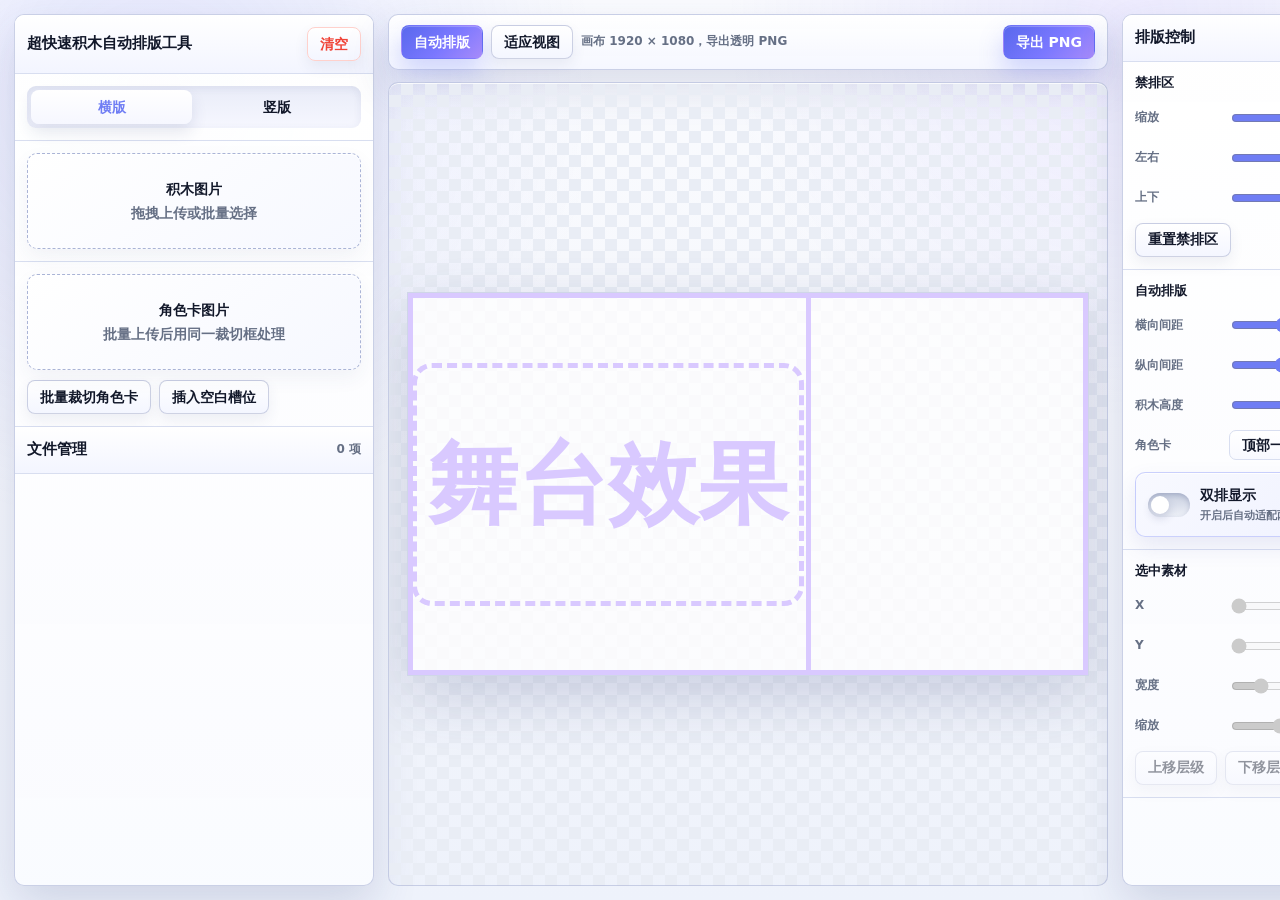
<file: tools/auto-block-layout.html>
<!doctype html>
<html lang="zh-CN">
<head>
  <meta charset="utf-8">
  <meta name="viewport" content="width=device-width, initial-scale=1">
  <title>超快速积木自动排版工具</title>
  <style>
    :root {
      --bg: #f5f7fc;
      --panel: #ffffff;
      --ink: #12182a;
      --muted: #667085;
      --line: #d8def0;
      --accent: #6f7df4;
      --accent-2: #9b8cff;
      --accent-soft: #ebeefe;
      --stage: #d9c9ff;
      --danger: #f04438;
      --shadow: 0 18px 46px rgba(43, 54, 116, .16);
    }

    * { box-sizing: border-box; }
    body {
      margin: 0;
      min-height: 100vh;
      background:
        radial-gradient(circle at 12% 10%, rgba(111, 125, 244, .16), transparent 32%),
        radial-gradient(circle at 88% 2%, rgba(155, 140, 255, .14), transparent 28%),
        linear-gradient(180deg, #fbfcff 0%, var(--bg) 46%, #eef2fb 100%);
      color: var(--ink);
      font: 700 14px/1.45 "Arial Black", "PingFang SC", "Microsoft YaHei", system-ui, sans-serif;
      letter-spacing: 0;
    }

    button, input, select { font: inherit; }
    button {
      height: 34px;
      border: 1px solid rgba(138, 148, 188, .42);
      border-radius: 8px;
      padding: 0 12px;
      color: var(--ink);
      background: linear-gradient(180deg, #fff 0%, #f4f6ff 100%);
      box-shadow: 0 1px 0 rgba(255,255,255,.8) inset, 0 6px 14px rgba(47, 62, 115, .08);
      cursor: pointer;
      transition: .16s ease;
      white-space: nowrap;
    }
    button:hover {
      border-color: var(--accent);
      color: var(--accent);
      transform: translateY(-1px);
      box-shadow: 0 1px 0 rgba(255,255,255,.9) inset, 0 10px 20px rgba(80, 92, 180, .16);
    }
    button.primary {
      color: #fff;
      border-color: transparent;
      background: linear-gradient(135deg, #5968ed 0%, #7b78ff 55%, #a78bfa 100%);
      box-shadow: 0 1px 0 rgba(255,255,255,.24) inset, 0 12px 24px rgba(111, 125, 244, .3);
    }
    button.danger { color: var(--danger); border-color: #ffd1cc; }
    button.icon { width: 34px; padding: 0; }
    button:disabled { opacity: .45; cursor: not-allowed; transform: none; }

    input[type="range"] { width: 100%; accent-color: var(--accent); }
    input[type="number"], select {
      height: 30px;
      border: 1px solid var(--line);
      border-radius: 7px;
      padding: 0 8px;
      background: linear-gradient(180deg, #fff, #f8f9ff);
      color: var(--ink);
    }
    input[type="number"] { width: 72px; }

    .app {
      display: grid;
      grid-template-columns: 360px minmax(720px, 1fr) 320px;
      gap: 14px;
      height: 100vh;
      padding: 14px;
    }
    .panel {
      min-height: 0;
      overflow: hidden;
      border: 1px solid rgba(186, 194, 223, .76);
      border-radius: 10px;
      background: linear-gradient(180deg, rgba(255,255,255,.96), rgba(250,251,255,.94));
      box-shadow: var(--shadow);
    }
    .left, .right, .workspace { display: flex; flex-direction: column; min-height: 0; }
    .panel-head {
      display: flex;
      align-items: center;
      justify-content: space-between;
      gap: 8px;
      padding: 12px;
      border-bottom: 1px solid var(--line);
      background: linear-gradient(180deg, #ffffff 0%, #f3f5ff 100%);
    }
    .panel-head h1, .panel-head h2 {
      margin: 0;
      font-size: 15px;
      font-weight: 900;
    }
    .section, .control-group {
      padding: 12px;
      border-bottom: 1px solid var(--line);
    }
    .control-group h3 { margin: 0 0 10px; font-size: 13px; font-weight: 900; }
    .row { display: flex; align-items: center; gap: 8px; flex-wrap: wrap; }
    .muted { color: var(--muted); font-size: 12px; font-weight: 700; }

    .segmented {
      display: grid;
      grid-template-columns: 1fr 1fr;
      gap: 4px;
      padding: 4px;
      width: 100%;
      border-radius: 9px;
      background: linear-gradient(180deg, #e9ecf8, #f6f7ff);
      box-shadow: inset 0 2px 8px rgba(43, 54, 116, .08);
    }
    .segmented button { border: 0; background: transparent; box-shadow: none; }
    .segmented button.active {
      color: var(--accent);
      background: linear-gradient(180deg, #fff, #f6f7ff);
      box-shadow: 0 8px 16px rgba(43, 54, 116, .12);
    }

    .drop {
      position: relative;
      min-height: 96px;
      display: grid;
      place-items: center;
      text-align: center;
      border: 1px dashed #aab4d6;
      border-radius: 10px;
      color: var(--muted);
      background: linear-gradient(145deg, #fff 0%, #f6f8ff 100%);
      box-shadow: inset 0 1px 0 rgba(255,255,255,.9), 0 8px 20px rgba(47, 62, 115, .06);
      cursor: pointer;
    }
    .drop strong { display: block; color: var(--ink); font-size: 14px; font-weight: 900; margin-bottom: 4px; }
    .drop.drag { border-color: var(--accent); background: var(--accent-soft); }
    .drop input { position: absolute; inset: 0; opacity: 0; cursor: pointer; }

    .list { flex: 1; min-height: 0; overflow: auto; padding: 8px; }
    .asset {
      display: grid;
      grid-template-columns: 48px minmax(0, 1fr) auto;
      align-items: center;
      gap: 8px;
      margin-bottom: 8px;
      padding: 8px;
      border: 1px solid var(--line);
      border-radius: 9px;
      background: linear-gradient(180deg, #fff, #f8f9ff);
      box-shadow: 0 8px 18px rgba(47, 62, 115, .07);
      cursor: grab;
    }
    .asset.selected { border-color: var(--accent); box-shadow: 0 0 0 3px var(--accent-soft), 0 10px 20px rgba(80, 92, 180, .12); }
    .asset.dragging { opacity: .45; }
    .thumb {
      width: 48px;
      height: 48px;
      border: 1px solid #edf0f7;
      border-radius: 7px;
      object-fit: contain;
      background:
        linear-gradient(45deg, #e9edf5 25%, transparent 25%),
        linear-gradient(-45deg, #e9edf5 25%, transparent 25%),
        linear-gradient(45deg, transparent 75%, #e9edf5 75%),
        linear-gradient(-45deg, transparent 75%, #e9edf5 75%);
      background-size: 16px 16px;
      background-position: 0 0, 0 8px, 8px -8px, -8px 0;
    }
    .asset-name { overflow: hidden; text-overflow: ellipsis; white-space: nowrap; font-size: 13px; font-weight: 900; }
    .asset-meta { color: var(--muted); font-size: 11px; margin-top: 2px; }
    .asset-tools { display: flex; gap: 4px; }

    .toolbar {
      display: flex;
      align-items: center;
      justify-content: space-between;
      gap: 10px;
      padding: 10px 12px;
      margin-bottom: 12px;
      border: 1px solid rgba(186, 194, 223, .76);
      border-radius: 10px;
      background: linear-gradient(180deg, rgba(255,255,255,.97), rgba(245,247,255,.96));
      box-shadow: var(--shadow);
    }
    .canvas-shell {
      flex: 1;
      min-height: 0;
      display: grid;
      place-items: center;
      padding: 18px;
      overflow: hidden;
      border: 1px solid rgba(186, 194, 223, .76);
      border-radius: 10px;
      background:
        linear-gradient(45deg, #e9edf5 25%, transparent 25%),
        linear-gradient(-45deg, #e9edf5 25%, transparent 25%),
        linear-gradient(45deg, transparent 75%, #e9edf5 75%),
        linear-gradient(-45deg, transparent 75%, #e9edf5 75%);
      background-size: 24px 24px;
      background-position: 0 0, 0 12px, 12px -12px, -12px 0;
      box-shadow: inset 0 1px 0 rgba(255,255,255,.78);
    }
    .stage-wrap {
      position: relative;
      width: min(100%, calc((100vh - 120px) * 16 / 9));
      aspect-ratio: 16 / 9;
      overflow: hidden;
      user-select: none;
      border: 1px solid #cfd6e8;
      background: rgba(255,255,255,.76);
      box-shadow: 0 20px 60px rgba(43, 54, 116, .2);
    }
    .guide { position: absolute; inset: 0; pointer-events: none; }
    .page-border { position: absolute; inset: 0; border: 5px solid var(--stage); }
    .forbidden {
      position: absolute;
      display: grid;
      place-items: center;
      border: 5px dashed var(--stage);
      border-radius: 20px;
      color: var(--stage);
      font-size: clamp(32px, 7vw, 116px);
      font-weight: 900;
    }
    .divider { position: absolute; top: 0; bottom: 0; width: 5px; background: var(--stage); }
    .item { position: absolute; transform-origin: center center; cursor: move; touch-action: none; }
    .item img { width: 100%; height: 100%; object-fit: contain; display: block; pointer-events: none; }
    .item.slot { border: 2px dashed rgba(111, 125, 244, .72); border-radius: 8px; background: rgba(111, 125, 244, .08); }
    .item.slot::after { content: "空白槽位"; position: absolute; inset: 0; display: grid; place-items: center; color: rgba(111, 125, 244, .74); font-weight: 900; font-size: 18px; }
    .item.selected { outline: 2px solid var(--accent); outline-offset: 3px; }
    .handle {
      position: absolute;
      right: -9px;
      bottom: -9px;
      display: none;
      width: 18px;
      height: 18px;
      border: 2px solid #fff;
      border-radius: 50%;
      background: linear-gradient(135deg, #5968ed, #9b8cff);
      box-shadow: 0 4px 12px rgba(43, 54, 116, .35);
      cursor: nwse-resize;
    }
    .item.selected .handle { display: block; }

    .field {
      display: grid;
      grid-template-columns: 86px minmax(0, 1fr) 58px;
      align-items: center;
      gap: 8px;
      margin: 10px 0;
    }
    .field label { color: var(--muted); font-size: 12px; font-weight: 900; }

    .two-col-toggle {
      display: grid;
      grid-template-columns: 42px minmax(0, 1fr);
      align-items: center;
      gap: 10px;
      margin-top: 12px;
      padding: 12px;
      border: 1px solid rgba(111, 125, 244, .32);
      border-radius: 10px;
      background: linear-gradient(135deg, #f8f9ff 0%, #edf0ff 100%);
      box-shadow: 0 10px 22px rgba(80, 92, 180, .12), inset 0 1px 0 rgba(255,255,255,.9);
      cursor: pointer;
    }
    .two-col-toggle input { display: none; }
    .switch {
      width: 42px;
      height: 24px;
      padding: 3px;
      border-radius: 999px;
      background: linear-gradient(180deg, #c7cedf, #eef1f8);
      box-shadow: inset 0 2px 5px rgba(43, 54, 116, .22);
    }
    .switch::before {
      content: "";
      display: block;
      width: 18px;
      height: 18px;
      border-radius: 50%;
      background: #fff;
      box-shadow: 0 4px 10px rgba(43, 54, 116, .2);
      transition: .18s ease;
    }
    .two-col-toggle input:checked + .switch {
      background: linear-gradient(135deg, #5968ed, #a78bfa);
    }
    .two-col-toggle input:checked + .switch::before { transform: translateX(18px); }
    .toggle-title { font-size: 14px; font-weight: 900; color: var(--ink); }
    .toggle-note { display: block; margin-top: 2px; color: var(--muted); font-size: 11px; }

    .notice {
      display: none;
      padding: 10px 12px;
      margin-top: 10px;
      border-radius: 8px;
      color: #067647;
      background: #f0fdf7;
      font-size: 12px;
    }
    .notice.show { display: block; }

    .cropper {
      position: fixed;
      inset: 0;
      z-index: 20;
      display: none;
      align-items: center;
      justify-content: center;
      padding: 24px;
      background: rgba(10, 18, 32, .62);
    }
    .cropper.open { display: flex; }
    .crop-card {
      width: min(980px, 100%);
      max-height: calc(100vh - 48px);
      display: grid;
      grid-template-columns: minmax(0, 1fr) 280px;
      overflow: hidden;
      border-radius: 12px;
      background: #fff;
      box-shadow: 0 26px 90px rgba(0,0,0,.36);
    }
    .crop-preview { display: grid; place-items: center; min-height: 540px; overflow: auto; padding: 20px; background: #eef1f8; }
    .crop-stage { position: relative; max-width: 100%; max-height: 74vh; background: #fff; box-shadow: 0 8px 30px rgba(16,24,40,.18); }
    .crop-stage img { display: block; max-width: min(620px, 62vw); max-height: 74vh; object-fit: contain; }
    .crop-box { position: absolute; border: 2px solid var(--accent); border-radius: 16px; box-shadow: 0 0 0 9999px rgba(10,18,32,.42); cursor: move; }
    .crop-box .handle { display: block; right: -10px; bottom: -10px; }
    .crop-side { padding: 16px; border-left: 1px solid var(--line); overflow: auto; }

    @media (max-width: 1180px) {
      .app { grid-template-columns: 320px minmax(560px, 1fr); }
      .right { grid-column: 1 / -1; min-height: 360px; }
    }
  </style>
</head>
<body>
  <div class="app">
    <aside class="panel left">
      <div class="panel-head">
        <h1>超快速积木自动排版工具</h1>
        <button id="clearAll" class="danger">清空</button>
      </div>
      <div class="section">
        <div class="segmented">
          <button id="modeLandscape" class="active" type="button">横版</button>
          <button id="modePortrait" type="button">竖版</button>
        </div>
      </div>
      <div class="section">
        <div class="drop" id="blocksDrop">
          <input id="blocksInput" type="file" accept="image/png,image/jpeg,image/webp" multiple>
          <div><strong>积木图片</strong><span>拖拽上传或批量选择</span></div>
        </div>
      </div>
      <div class="section">
        <div class="drop" id="cardsDrop">
          <input id="cardsInput" type="file" accept="image/png,image/jpeg,image/webp" multiple>
          <div><strong>角色卡图片</strong><span>批量上传后用同一裁切框处理</span></div>
        </div>
        <div class="row" style="margin-top:10px">
          <button id="openCrop" type="button">批量裁切角色卡</button>
          <button id="addSlot" type="button">插入空白槽位</button>
        </div>
      </div>
      <div class="panel-head">
        <h2>文件管理</h2>
        <span class="muted" id="assetCount">0 项</span>
      </div>
      <div class="list" id="assetList"></div>
    </aside>

    <main class="workspace">
      <div class="toolbar">
        <div class="row">
          <button id="autoLayout" class="primary" type="button">自动排版</button>
          <button id="fitView" type="button">适应视图</button>
          <span class="muted">画布 1920 × 1080，导出透明 PNG</span>
        </div>
        <button id="exportPng" class="primary" type="button">导出 PNG</button>
      </div>
      <div class="canvas-shell">
        <div class="stage-wrap" id="stage">
          <div class="guide">
            <div class="page-border"></div>
            <div class="forbidden" id="forbiddenBox">舞台效果</div>
            <div class="divider" id="divider"></div>
          </div>
          <div id="itemsLayer"></div>
        </div>
      </div>
    </main>

    <aside class="panel right">
      <div class="panel-head"><h2>排版控制</h2></div>
      <div class="control-group">
        <h3>禁排区</h3>
        <div class="field"><label>缩放</label><input id="stageScale" type="range" min="80" max="112" value="100"><input id="stageScaleNum" type="number" min="80" max="112" value="100"></div>
        <div class="field"><label>左右</label><input id="stageX" type="range" min="-180" max="180" value="0"><input id="stageXNum" type="number" min="-180" max="180" value="0"></div>
        <div class="field"><label>上下</label><input id="stageY" type="range" min="-120" max="120" value="0"><input id="stageYNum" type="number" min="-120" max="120" value="0"></div>
        <button id="resetForbidden" type="button">重置禁排区</button>
      </div>
      <div class="control-group">
        <h3>自动排版</h3>
        <div class="field"><label>横向间距</label><input id="gapX" type="range" min="0" max="160" value="60"><input id="gapXNum" type="number" min="0" max="160" value="60"></div>
        <div class="field"><label>纵向间距</label><input id="gapY" type="range" min="0" max="160" value="58"><input id="gapYNum" type="number" min="0" max="160" value="58"></div>
        <div class="field"><label>积木高度</label><input id="blockHeight" type="range" min="80" max="260" value="170"><input id="blockHeightNum" type="number" min="80" max="260" value="170"></div>
        <div class="field"><label>角色卡</label><select id="cardPosition"><option value="top">顶部一排</option><option value="left">左侧一列</option></select><span></span></div>
        <label class="two-col-toggle">
          <input id="allowTwoColumns" type="checkbox">
          <span class="switch"></span>
          <span><span class="toggle-title">双排显示</span><span class="toggle-note">开启后自动适配两列比例，避免出框</span></span>
        </label>
      </div>
      <div class="control-group">
        <h3>选中素材</h3>
        <div class="field"><label>X</label><input id="itemX" type="range" min="0" max="1920" value="0"><input id="itemXNum" type="number" min="0" max="1920" value="0"></div>
        <div class="field"><label>Y</label><input id="itemY" type="range" min="0" max="1080" value="0"><input id="itemYNum" type="number" min="0" max="1080" value="0"></div>
        <div class="field"><label>宽度</label><input id="itemW" type="range" min="20" max="1000" value="200"><input id="itemWNum" type="number" min="20" max="1000" value="200"></div>
        <div class="field"><label>缩放</label><input id="itemScale" type="range" min="35" max="220" value="100"><input id="itemScaleNum" type="number" min="35" max="220" value="100"></div>
        <div class="row">
          <button id="bringUp" type="button">上移层级</button>
          <button id="sendDown" type="button">下移层级</button>
          <button id="deleteItem" class="danger" type="button">删除</button>
        </div>
        <div class="notice" id="toast"></div>
      </div>
    </aside>
  </div>

  <div class="cropper" id="cropper">
    <div class="crop-card">
      <div class="crop-preview">
        <div class="crop-stage" id="cropStage">
          <img id="cropImage" alt="">
          <div class="crop-box" id="cropBox"><div class="handle"></div></div>
        </div>
      </div>
      <div class="crop-side">
        <h2 style="margin:0 0 6px;font-size:16px">角色卡批量裁切</h2>
        <p class="muted" style="margin:0 0 12px">拖动裁切框，或调整滑块。确认后同一比例会应用到所有角色卡。</p>
        <div class="field"><label>左</label><input id="cropX" type="range" min="0" max="100" value="3"><input id="cropXNum" type="number" min="0" max="100" value="3"></div>
        <div class="field"><label>上</label><input id="cropY" type="range" min="0" max="100" value="3"><input id="cropYNum" type="number" min="0" max="100" value="3"></div>
        <div class="field"><label>尺寸</label><input id="cropS" type="range" min="10" max="100" value="94"><input id="cropSNum" type="number" min="10" max="100" value="94"></div>
        <div class="row" style="margin-top:14px">
          <button id="applyCrop" class="primary" type="button">应用到全部</button>
          <button id="closeCrop" type="button">关闭</button>
        </div>
      </div>
    </div>
  </div>

  <script>
    const W = 1920, H = 1080;
    const state = {
      mode: 'landscape',
      forbidden: { scale: 100, x: 0, y: 0 },
      gapX: 60,
      gapY: 58,
      blockHeight: 170,
      cardPosition: 'top',
      allowTwoColumns: false,
      items: [],
      selectedId: null,
      crop: { x: 3, y: 3, s: 94 }
    };
    const defaults = {
      landscape: { x: 12, y: 198, w: 1105, h: 685, divider: 1125 },
      portrait: { x: 210, y: 8, w: 668, h: 1062, divider: 880 }
    };
    const $ = id => document.getElementById(id);
    const stage = $('stage'), itemsLayer = $('itemsLayer'), assetList = $('assetList'), forbiddenBox = $('forbiddenBox'), divider = $('divider'), toast = $('toast');
    const controls = [
      ['stageScale','stageScaleNum',() => state.forbidden.scale, v => { state.forbidden.scale = +v; renderGuide(); }],
      ['stageX','stageXNum',() => state.forbidden.x, v => { state.forbidden.x = +v; renderGuide(); }],
      ['stageY','stageYNum',() => state.forbidden.y, v => { state.forbidden.y = +v; renderGuide(); }],
      ['gapX','gapXNum',() => state.gapX, v => { state.gapX = +v; }],
      ['gapY','gapYNum',() => state.gapY, v => { state.gapY = +v; }],
      ['blockHeight','blockHeightNum',() => state.blockHeight, v => { state.blockHeight = +v; }],
      ['itemX','itemXNum',() => selected()?.x ?? 0, v => updateSelected({ x: +v })],
      ['itemY','itemYNum',() => selected()?.y ?? 0, v => updateSelected({ y: +v })],
      ['itemW','itemWNum',() => selected()?.w ?? 200, v => {
        const item = selected(); if (!item) return;
        const nw = +v, nh = nw / item.aspect;
        updateSelected({ w: nw, h: nh, scale: nh / itemBaseHeight(item) * 100 });
      }],
      ['itemScale','itemScaleNum',() => selected()?.scale ?? 100, v => {
        const item = selected(); if (!item) return;
        const h = itemBaseHeight(item) * (+v / 100);
        updateSelected({ scale: +v, h, w: h * item.aspect });
      }],
      ['cropX','cropXNum',() => state.crop.x, v => { state.crop.x = +v; renderCropBox(); }],
      ['cropY','cropYNum',() => state.crop.y, v => { state.crop.y = +v; renderCropBox(); }],
      ['cropS','cropSNum',() => state.crop.s, v => { state.crop.s = +v; renderCropBox(); }]
    ];

    function uid() { return Math.random().toString(36).slice(2) + Date.now().toString(36); }
    function stageScale() { return stage.clientWidth / W; }
    function cssPx(n) { return `${n * stageScale()}px`; }
    function clamp(n, min, max) { return Math.max(min, Math.min(max, n)); }
    function selected() { return state.items.find(item => item.id === state.selectedId); }
    function showToast(text) {
      toast.textContent = text;
      toast.classList.add('show');
      clearTimeout(showToast.t);
      showToast.t = setTimeout(() => toast.classList.remove('show'), 2200);
    }
    function fileToDataURL(file) {
      return new Promise((resolve, reject) => {
        const reader = new FileReader();
        reader.onload = () => resolve(reader.result);
        reader.onerror = reject;
        reader.readAsDataURL(file);
      });
    }
    function loadImage(src) {
      return new Promise((resolve, reject) => {
        const img = new Image();
        img.onload = () => resolve(img);
        img.onerror = reject;
        img.src = src;
      });
    }

    async function addFiles(files, type) {
      for (const file of Array.from(files).filter(file => file.type.startsWith('image/'))) {
        const src = await fileToDataURL(file);
        const img = await loadImage(src);
        const aspect = img.naturalWidth / img.naturalHeight;
        const scale = type === 'block' ? detectDefaultBlockScale(img) : 100;
        const baseH = type === 'card' ? 180 : state.blockHeight;
        const h = baseH * scale / 100;
        state.items.push({
          id: uid(), type, name: file.name, src, originalSrc: src,
          naturalW: img.naturalWidth, naturalH: img.naturalHeight, aspect, scale,
          x: 1180, y: 120 + state.items.length * 28, w: h * aspect, h, z: state.items.length + 1
        });
      }
      state.selectedId = state.items.at(-1)?.id ?? state.selectedId;
      renderAll();
      if (type === 'card') showToast('角色卡已加入，可打开批量裁切。');
    }

    function detectDefaultBlockScale(img) {
      const aspect = img.naturalWidth / img.naturalHeight;
      if (aspect < 1.75 || aspect > 2.45) return 100;
      const canvas = document.createElement('canvas');
      canvas.width = img.naturalWidth; canvas.height = img.naturalHeight;
      const ctx = canvas.getContext('2d', { willReadFrequently: true });
      ctx.drawImage(img, 0, 0);
      const data = ctx.getImageData(0, 0, canvas.width, canvas.height).data;
      const cols = Math.max(2, Math.min(8, Math.round(canvas.width * .018)));
      const rows = new Set();
      for (let y = 0; y < canvas.height; y++) {
        for (let x = 0; x < cols; x++) {
          if (data[(y * canvas.width + x) * 4 + 3] > 24) { rows.add(y); break; }
        }
      }
      if (!rows.size) return 100;
      const values = [...rows], minY = Math.min(...values), maxY = Math.max(...values);
      const coverage = rows.size / canvas.height;
      return coverage < .82 && minY > canvas.height * .06 && maxY < canvas.height * .94 ? 120 : 100;
    }

    function addSlot() {
      const h = state.blockHeight, aspect = 3.05;
      state.items.push({ id: uid(), type: 'slot', name: '空白槽位', src: '', originalSrc: '', naturalW: h * aspect, naturalH: h, aspect, scale: 100, x: 1180, y: 140, w: h * aspect, h, z: state.items.length + 1 });
      state.selectedId = state.items.at(-1).id;
      renderAll();
    }

    function setMode(mode) {
      state.mode = mode;
      $('modeLandscape').classList.toggle('active', mode === 'landscape');
      $('modePortrait').classList.toggle('active', mode === 'portrait');
      state.forbidden = { scale: 100, x: 0, y: 0 };
      renderGuide();
    }
    function forbiddenRect() {
      const base = defaults[state.mode];
      let s = state.forbidden.scale / 100;
      let w = base.w * s, h = base.h * s;
      let x = base.x + state.forbidden.x - (w - base.w) / 2;
      let y = base.y + state.forbidden.y - (h - base.h) / 2;
      if (state.mode === 'portrait') {
        h = H - 16; w = h * (base.w / base.h); y = 8;
        x = base.x + state.forbidden.x - (w - base.w) / 2;
      }
      x = clamp(x, 0, W - w); y = clamp(y, 0, H - h);
      return { x, y, w, h };
    }
    function allowedRect() {
      const f = forbiddenRect(), margin = 34;
      const x = clamp(f.x + f.w + 42, 0, W - margin);
      return { x, y: margin, w: W - x - margin, h: H - margin * 2 };
    }
    function renderGuide() {
      const f = forbiddenRect();
      forbiddenBox.style.left = cssPx(f.x);
      forbiddenBox.style.top = cssPx(f.y);
      forbiddenBox.style.width = cssPx(f.w);
      forbiddenBox.style.height = cssPx(f.h);
      divider.style.left = cssPx(state.mode === 'landscape' ? defaults.landscape.divider + state.forbidden.x : f.x + f.w + 8);
      syncControls();
    }

    function renderItems() {
      itemsLayer.innerHTML = '';
      const scale = stageScale();
      [...state.items].sort((a,b) => a.z - b.z).forEach(item => {
        const el = document.createElement('div');
        el.className = `item ${item.type === 'slot' ? 'slot' : ''} ${item.id === state.selectedId ? 'selected' : ''}`;
        el.dataset.id = item.id;
        el.style.left = `${item.x * scale}px`;
        el.style.top = `${item.y * scale}px`;
        el.style.width = `${item.w * scale}px`;
        el.style.height = `${item.h * scale}px`;
        el.style.zIndex = item.z;
        if (item.src) {
          const img = document.createElement('img');
          img.src = item.src; img.alt = item.name;
          el.appendChild(img);
        }
        const handle = document.createElement('div');
        handle.className = 'handle';
        el.appendChild(handle);
        el.addEventListener('pointerdown', startItemDrag);
        handle.addEventListener('pointerdown', startResize);
        itemsLayer.appendChild(el);
      });
      syncControls();
    }
    function renderList() {
      assetList.innerHTML = '';
      state.items.forEach((item, index) => {
        const row = document.createElement('div');
        row.className = `asset ${item.id === state.selectedId ? 'selected' : ''}`;
        row.draggable = true;
        row.dataset.id = item.id;
        row.innerHTML = `${item.src ? `<img class="thumb" src="${item.src}" alt="">` : `<div class="thumb"></div>`}
          <div><div class="asset-name">${item.name}</div><div class="asset-meta">${item.type === 'block' ? '积木' : item.type === 'card' ? '角色卡' : '空白槽位'} · ${Math.round(item.w)}×${Math.round(item.h)}</div></div>
          <div class="asset-tools"><button class="icon" data-act="up" title="上移">↑</button><button class="icon" data-act="down" title="下移">↓</button></div>`;
        row.addEventListener('click', e => {
          const act = e.target.dataset.act;
          if (act) { moveOrder(item.id, act === 'up' ? -1 : 1); return; }
          state.selectedId = item.id; renderAll();
        });
        row.addEventListener('dragstart', () => row.classList.add('dragging'));
        row.addEventListener('dragend', () => row.classList.remove('dragging'));
        row.addEventListener('dragover', e => {
          e.preventDefault();
          const from = state.items.findIndex(x => x.id === document.querySelector('.asset.dragging')?.dataset.id);
          if (from < 0 || from === index) return;
          const [moved] = state.items.splice(from, 1);
          state.items.splice(index, 0, moved);
          normalizeZ(); renderAll();
        });
        assetList.appendChild(row);
      });
      $('assetCount').textContent = `${state.items.length} 项`;
    }
    function renderAll() { normalizeZ(); renderGuide(); renderItems(); renderList(); }
    function normalizeZ() { state.items.forEach((item, i) => item.z = i + 1); }
    function moveOrder(id, delta) {
      const i = state.items.findIndex(item => item.id === id), j = clamp(i + delta, 0, state.items.length - 1);
      if (i === j) return;
      const [item] = state.items.splice(i, 1);
      state.items.splice(j, 0, item);
      renderAll();
    }

    function startItemDrag(e) {
      if (e.target.classList.contains('handle')) return;
      const el = e.currentTarget, item = state.items.find(x => x.id === el.dataset.id);
      state.selectedId = item.id;
      const scale = stageScale(), startX = e.clientX, startY = e.clientY, ox = item.x, oy = item.y;
      el.setPointerCapture(e.pointerId);
      renderItems();
      const move = ev => { item.x = clamp(ox + (ev.clientX - startX) / scale, 0, W - item.w); item.y = clamp(oy + (ev.clientY - startY) / scale, 0, H - item.h); renderItems(); };
      const up = () => { el.removeEventListener('pointermove', move); el.removeEventListener('pointerup', up); };
      el.addEventListener('pointermove', move); el.addEventListener('pointerup', up);
    }
    function startResize(e) {
      e.stopPropagation();
      const el = e.currentTarget.parentElement, item = state.items.find(x => x.id === el.dataset.id);
      state.selectedId = item.id;
      const scale = stageScale(), startX = e.clientX, ow = item.w;
      el.setPointerCapture(e.pointerId);
      const move = ev => { const nw = clamp(ow + (ev.clientX - startX) / scale, 20, 1100); item.w = nw; item.h = nw / item.aspect; item.scale = item.h / itemBaseHeight(item) * 100; renderItems(); };
      const up = () => { el.removeEventListener('pointermove', move); el.removeEventListener('pointerup', up); };
      el.addEventListener('pointermove', move); el.addEventListener('pointerup', up);
    }
    function updateSelected(patch) {
      const item = selected(); if (!item) return;
      Object.assign(item, patch);
      item.x = clamp(item.x, 0, W - item.w);
      item.y = clamp(item.y, 0, H - item.h);
      renderItems(); renderList();
    }
    function syncControls() {
      controls.forEach(([a,b,get]) => {
        const value = Math.round(get());
        if ($(a) && document.activeElement !== $(a)) $(a).value = value;
        if ($(b) && document.activeElement !== $(b)) $(b).value = value;
      });
      const has = !!selected();
      ['itemX','itemXNum','itemY','itemYNum','itemW','itemWNum','itemScale','itemScaleNum','bringUp','sendDown','deleteItem'].forEach(id => $(id).disabled = !has);
      $('cardPosition').value = state.cardPosition;
      $('allowTwoColumns').checked = state.allowTwoColumns;
    }

    function autoLayout() {
      const area = allowedRect();
      const cards = state.items.filter(item => item.type === 'card');
      const blocks = state.items.filter(item => item.type === 'block' || item.type === 'slot');
      const ordered = [...cards, ...blocks];
      if (!ordered.length) return;
      const cardSize = clamp(state.mode === 'portrait' ? 155 : 180, 120, 220);
      cards.forEach(card => { card.w = cardSize * card.aspect; card.h = cardSize; });
      blocks.forEach(block => { const h = state.blockHeight * ((block.scale ?? 100) / 100); block.h = h; block.w = h * block.aspect; });

      if (state.cardPosition === 'left' && cards.length) {
        const colW = Math.max(...cards.map(c => c.w), 0);
        const cardGap = Math.min(state.gapY, 36);
        const totalCardsH = cards.reduce((s,c) => s + c.h, 0) + Math.max(0, cards.length - 1) * cardGap;
        let y = area.y + Math.max(0, (area.h - totalCardsH) / 2);
        cards.forEach(card => { card.x = area.x; card.y = y; y += card.h + cardGap; });
        placeBlocks(blocks, area.x + colW + state.gapX, area.y, area.w - colW - state.gapX, area.h);
      } else {
        let cardY = area.y, rowH = 0;
        if (cards.length) {
          const totalW = cards.reduce((s,c) => s + c.w, 0) + Math.max(0, cards.length - 1) * state.gapX;
          let x = area.x + Math.max(0, (area.w - totalW) / 2);
          cards.forEach(card => {
            if (x + card.w > area.x + area.w) { x = area.x; cardY += rowH + state.gapY; rowH = 0; }
            card.x = x; card.y = cardY; x += card.w + state.gapX; rowH = Math.max(rowH, card.h);
          });
        }
        const startY = cards.length ? cardY + rowH + state.gapY : area.y;
        placeBlocks(blocks, area.x, startY, area.w, area.y + area.h - startY);
      }
      state.selectedId = ordered[0]?.id ?? null;
      renderAll();
    }
    function itemBaseHeight(item) {
      if (!item) return state.blockHeight;
      if (item.type === 'card') return state.mode === 'portrait' ? 155 : 180;
      return state.blockHeight;
    }
    function placeBlocks(items, x0, y0, width, height) {
      if (!items.length) return;
      const minGap = 10;
      if (state.allowTwoColumns && items.length > 1) { placeTwoColumns(items, x0, y0, width, height, minGap); return; }
      const fit = columnFit(items, height, state.gapY, minGap);
      applyScale(items, fit.scale);
      const maxW = Math.max(...items.map(item => item.w), 0);
      if (maxW > width) applyScale(items, width / maxW);
      placeSingleColumn(items, x0, y0, width, height, fit.gap);
    }
    function columnFit(items, height, preferredGap, minGap) {
      const totalH = items.reduce((s,i) => s + i.h, 0), gaps = Math.max(0, items.length - 1);
      if (totalH + gaps * preferredGap <= height) return { gap: preferredGap, scale: 1 };
      if (totalH + gaps * minGap <= height) return { gap: gaps ? (height - totalH) / gaps : 0, scale: 1 };
      return { gap: minGap, scale: clamp((height - gaps * minGap) / totalH, .25, 1) };
    }
    function applyScale(items, scale) { items.forEach(item => { item.w *= scale; item.h *= scale; }); }
    function placeSingleColumn(items, x0, y0, width, height, gap) {
      const colW = Math.max(...items.map(i => i.w));
      const totalH = columnHeight(items, gap);
      const x = x0 + Math.max(0, (width - colW) / 2);
      let y = y0 + Math.max(0, (height - totalH) / 2);
      items.forEach(item => { item.x = x; item.y = y; y += item.h + gap; });
    }
    function placeTwoColumns(items, x0, y0, width, height, minGap) {
      const left = [], right = [];
      items.forEach((item, i) => (i % 2 === 0 ? left : right).push(item));
      const leftFit = columnFit(left, height, state.gapY, minGap);
      const rightFit = columnFit(right, height, state.gapY, minGap);
      const leftW0 = Math.max(...left.map(i => i.w), 0), rightW0 = Math.max(...right.map(i => i.w), 0);
      const minGapX = 20;
      const widthScale = leftW0 + rightW0 > 0 ? (width - minGapX) / (leftW0 + rightW0) : 1;
      applyScale(items, clamp(Math.min(leftFit.scale, rightFit.scale, widthScale, 1), .25, 1));
      const leftW = Math.max(...left.map(i => i.w), 0), rightW = Math.max(...right.map(i => i.w), 0);
      if (width - leftW - rightW < minGapX) applyScale(items, width / (leftW + rightW + minGapX));
      const gapLeft = columnFit(left, height, state.gapY, minGap).gap;
      const gapRight = columnFit(right, height, state.gapY, minGap).gap;
      const finalLeftW = Math.max(...left.map(i => i.w), 0), finalRightW = Math.max(...right.map(i => i.w), 0);
      const gapX = clamp(Math.min(state.gapX, width - finalLeftW - finalRightW), 0, state.gapX);
      const totalW = finalLeftW + finalRightW + gapX;
      const startX = x0 + Math.max(0, (width - totalW) / 2);
      const startY = y0 + Math.max(0, (height - Math.max(columnHeight(left, gapLeft), columnHeight(right, gapRight))) / 2);
      placeColumnAt(left, startX, startY, gapLeft);
      placeColumnAt(right, startX + finalLeftW + gapX, startY, gapRight);
    }
    function columnHeight(items, gap) { return items.reduce((s,i) => s + i.h, 0) + Math.max(0, items.length - 1) * gap; }
    function placeColumnAt(items, x, y, gap) { items.forEach(item => { item.x = x; item.y = y; y += item.h + gap; }); }

    function openCropper() {
      const first = state.items.find(item => item.type === 'card');
      if (!first) { showToast('请先上传角色卡。'); return; }
      $('cropImage').src = first.originalSrc || first.src;
      $('cropper').classList.add('open');
      $('cropImage').onload = () => { state.crop = { x: 3, y: 3, s: 94 }; syncControls(); renderCropBox(); };
    }
    function renderCropBox() {
      const img = $('cropImage'), box = $('cropBox');
      const rect = img.getBoundingClientRect(), stageRect = $('cropStage').getBoundingClientRect();
      const size = Math.min(rect.width, rect.height) * state.crop.s / 100;
      const x = (rect.width - size) * state.crop.x / 100;
      const y = (rect.height - size) * state.crop.y / 100;
      box.style.left = `${rect.left - stageRect.left + x}px`;
      box.style.top = `${rect.top - stageRect.top + y}px`;
      box.style.width = `${size}px`;
      box.style.height = `${size}px`;
      syncControls();
    }
    async function applyCrop() {
      const cards = state.items.filter(item => item.type === 'card');
      for (const card of cards) {
        const img = await loadImage(card.originalSrc || card.src);
        const size = Math.min(img.naturalWidth, img.naturalHeight) * state.crop.s / 100;
        const sx = (img.naturalWidth - size) * state.crop.x / 100;
        const sy = (img.naturalHeight - size) * state.crop.y / 100;
        const canvas = document.createElement('canvas');
        canvas.width = Math.round(size); canvas.height = Math.round(size);
        const ctx = canvas.getContext('2d');
        roundedRectPath(ctx, 0, 0, canvas.width, canvas.height, canvas.width * .1);
        ctx.clip();
        ctx.drawImage(img, sx, sy, size, size, 0, 0, canvas.width, canvas.height);
        card.src = canvas.toDataURL('image/png');
        card.aspect = 1; card.w = card.h;
      }
      $('cropper').classList.remove('open'); renderAll(); showToast('角色卡已批量裁切。');
    }
    function roundedRectPath(ctx, x, y, w, h, r) {
      r = Math.min(r, w / 2, h / 2);
      ctx.beginPath(); ctx.moveTo(x + r, y); ctx.lineTo(x + w - r, y); ctx.quadraticCurveTo(x + w, y, x + w, y + r);
      ctx.lineTo(x + w, y + h - r); ctx.quadraticCurveTo(x + w, y + h, x + w - r, y + h); ctx.lineTo(x + r, y + h);
      ctx.quadraticCurveTo(x, y + h, x, y + h - r); ctx.lineTo(x, y + r); ctx.quadraticCurveTo(x, y, x + r, y); ctx.closePath();
    }
    function setupCropDrag() {
      const box = $('cropBox');
      box.addEventListener('pointerdown', e => {
        if (e.target.classList.contains('handle')) return;
        e.preventDefault();
        const startX = e.clientX, startY = e.clientY, ox = state.crop.x, oy = state.crop.y;
        box.setPointerCapture(e.pointerId);
        const move = ev => {
          const img = $('cropImage').getBoundingClientRect(), size = Math.min(img.width, img.height) * state.crop.s / 100;
          state.crop.x = clamp(ox + (ev.clientX - startX) / Math.max(1, img.width - size) * 100, 0, 100);
          state.crop.y = clamp(oy + (ev.clientY - startY) / Math.max(1, img.height - size) * 100, 0, 100);
          renderCropBox();
        };
        const up = () => { box.removeEventListener('pointermove', move); box.removeEventListener('pointerup', up); };
        box.addEventListener('pointermove', move); box.addEventListener('pointerup', up);
      });
      box.querySelector('.handle').addEventListener('pointerdown', e => {
        e.stopPropagation();
        const startX = e.clientX, os = state.crop.s;
        box.setPointerCapture(e.pointerId);
        const move = ev => { const img = $('cropImage').getBoundingClientRect(); state.crop.s = clamp(os + (ev.clientX - startX) / Math.min(img.width, img.height) * 100, 10, 100); renderCropBox(); };
        const up = () => { box.removeEventListener('pointermove', move); box.removeEventListener('pointerup', up); };
        box.addEventListener('pointermove', move); box.addEventListener('pointerup', up);
      });
    }
    async function exportPng() {
      const canvas = document.createElement('canvas');
      canvas.width = W; canvas.height = H;
      const ctx = canvas.getContext('2d');
      ctx.clearRect(0, 0, W, H);
      for (const item of [...state.items].sort((a,b) => a.z - b.z)) {
        if (item.type === 'slot' || !item.src) continue;
        const img = await loadImage(item.src);
        ctx.drawImage(img, item.x, item.y, item.w, item.h);
      }
      const d = new Date(), pad = n => String(n).padStart(2, '0');
      const a = document.createElement('a');
      a.download = `tup-${state.mode === 'landscape' ? '横版' : '竖版'}-${d.getFullYear()}${pad(d.getMonth()+1)}${pad(d.getDate())}-${pad(d.getHours())}${pad(d.getMinutes())}${pad(d.getSeconds())}.png`;
      a.href = canvas.toDataURL('image/png');
      a.click();
    }
    function bindDrop(dropId, inputId, type) {
      const drop = $(dropId), input = $(inputId);
      input.addEventListener('change', () => addFiles(input.files, type));
      ['dragenter','dragover'].forEach(ev => drop.addEventListener(ev, e => { e.preventDefault(); drop.classList.add('drag'); }));
      ['dragleave','drop'].forEach(ev => drop.addEventListener(ev, e => { e.preventDefault(); drop.classList.remove('drag'); }));
      drop.addEventListener('drop', e => addFiles(e.dataTransfer.files, type));
    }

    controls.forEach(([a,b,get,set]) => [$(a), $(b)].forEach(el => {
      if (!el) return;
      el.addEventListener('input', () => set(el.value));
      el.addEventListener('change', () => set(el.value));
    }));
    $('modeLandscape').addEventListener('click', () => setMode('landscape'));
    $('modePortrait').addEventListener('click', () => setMode('portrait'));
    $('resetForbidden').addEventListener('click', () => { state.forbidden = { scale: 100, x: 0, y: 0 }; renderGuide(); });
    $('autoLayout').addEventListener('click', autoLayout);
    $('exportPng').addEventListener('click', exportPng);
    $('addSlot').addEventListener('click', addSlot);
    $('openCrop').addEventListener('click', openCropper);
    $('closeCrop').addEventListener('click', () => $('cropper').classList.remove('open'));
    $('applyCrop').addEventListener('click', applyCrop);
    $('cardPosition').addEventListener('change', e => state.cardPosition = e.target.value);
    $('allowTwoColumns').addEventListener('change', e => state.allowTwoColumns = e.target.checked);
    $('deleteItem').addEventListener('click', () => { state.items = state.items.filter(item => item.id !== state.selectedId); state.selectedId = state.items[0]?.id ?? null; renderAll(); });
    $('bringUp').addEventListener('click', () => moveOrder(state.selectedId, 1));
    $('sendDown').addEventListener('click', () => moveOrder(state.selectedId, -1));
    $('clearAll').addEventListener('click', () => { state.items = []; state.selectedId = null; renderAll(); });
    $('fitView').addEventListener('click', () => renderAll());
    window.addEventListener('resize', renderAll);
    bindDrop('blocksDrop', 'blocksInput', 'block');
    bindDrop('cardsDrop', 'cardsInput', 'card');
    setupCropDrag();
    renderAll();
  </script>
</body>
</html>
</file>
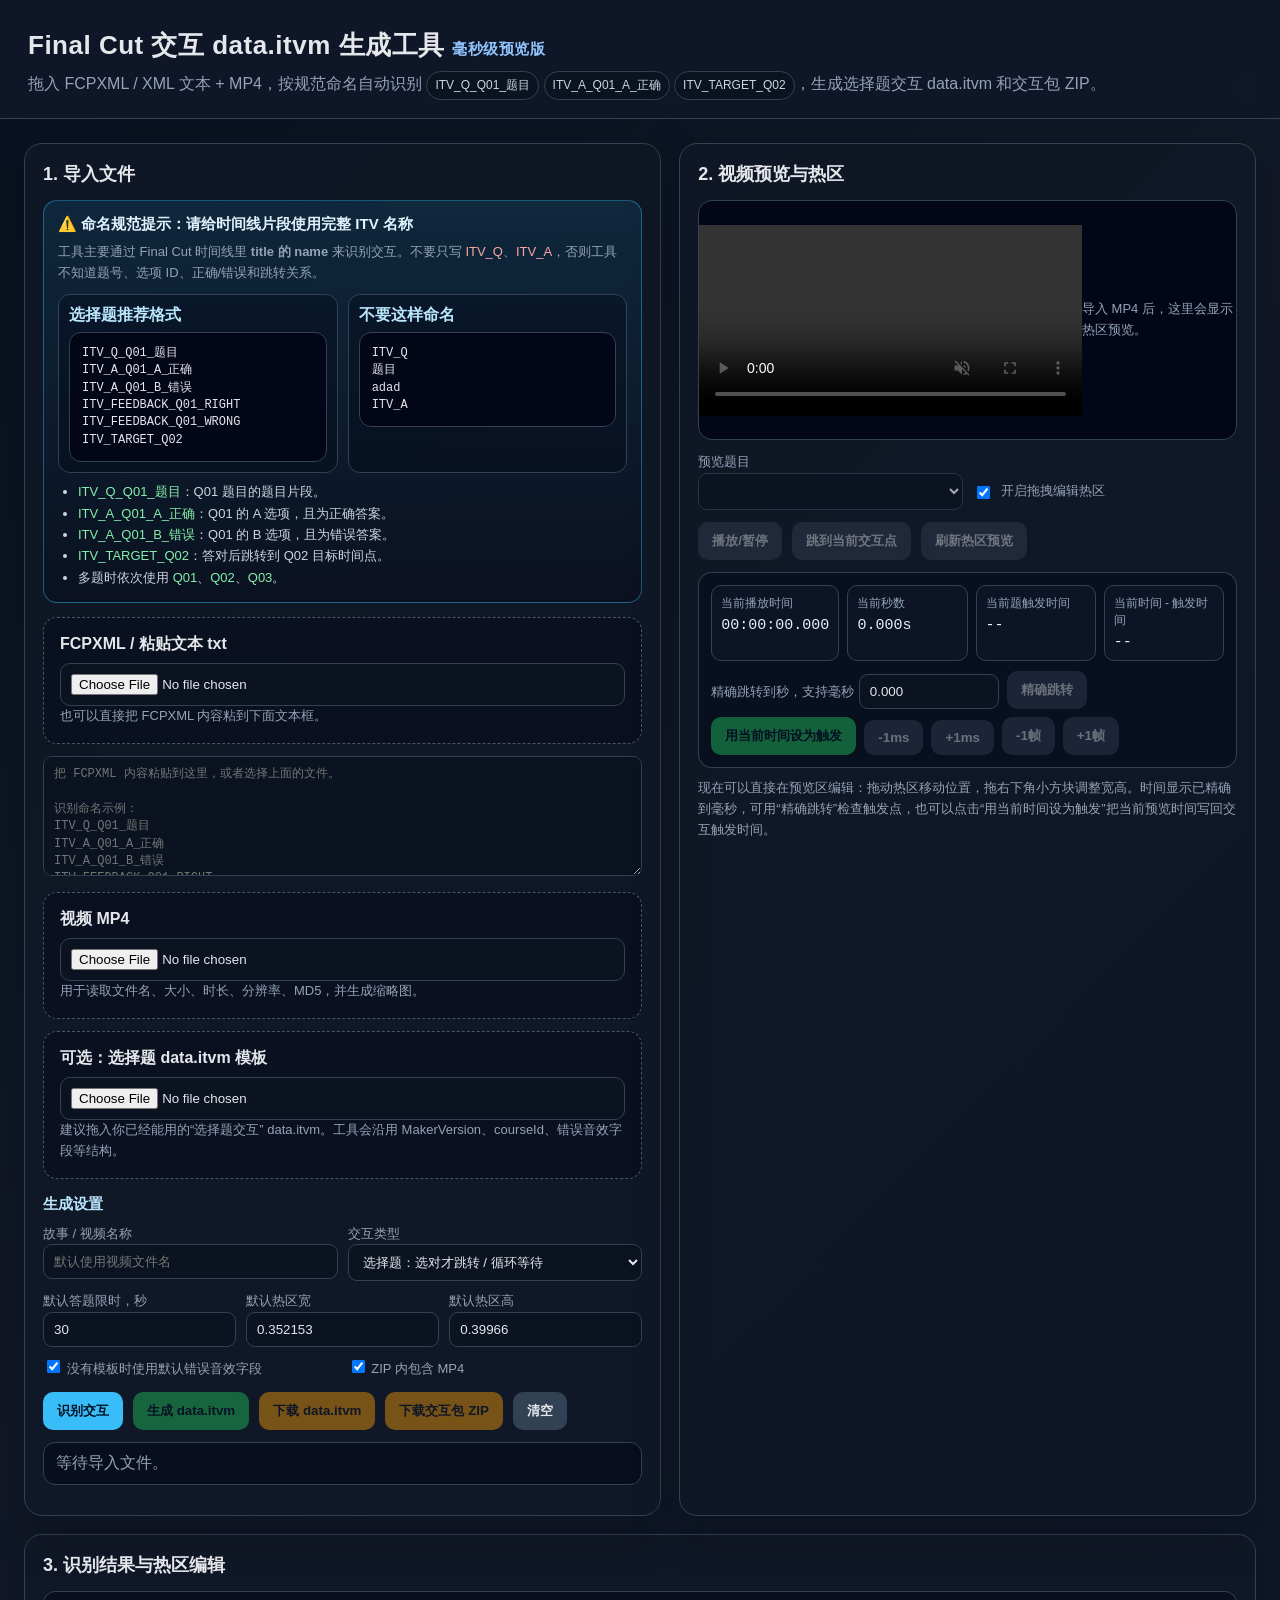
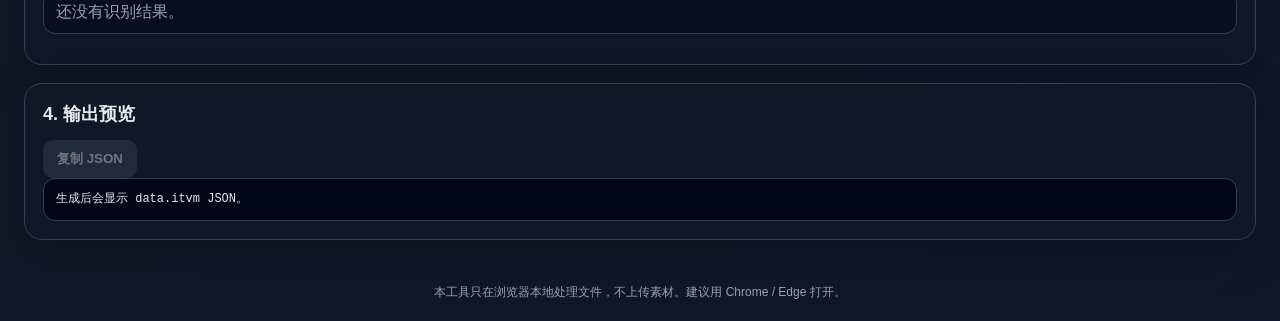
<file: tools/finalcut-itv.html>
<!DOCTYPE html>
<html lang="zh-CN">
<head>
<meta charset="UTF-8" />
<meta name="viewport" content="width=device-width, initial-scale=1.0" />
<title>Final Cut 交互 data.itvm 生成工具 - 毫秒级预览版</title>
<style>
  :root{
    --bg:#0f172a; --panel:#111827; --panel2:#182238; --text:#e5e7eb; --muted:#94a3b8;
    --accent:#38bdf8; --green:#22c55e; --red:#ef4444; --yellow:#f59e0b; --line:#334155;
    --input:#0b1220;
  }
  *{box-sizing:border-box}
  body{margin:0;font-family:-apple-system,BlinkMacSystemFont,"Segoe UI",Roboto,"PingFang SC","Microsoft Yahei",sans-serif;background:linear-gradient(135deg,#08111f,#111827 45%,#0f172a);color:var(--text)}
  header{padding:28px 28px 18px;border-bottom:1px solid var(--line);background:rgba(15,23,42,.88);position:sticky;top:0;z-index:10;backdrop-filter: blur(10px)}
  h1{margin:0 0 8px;font-size:26px;letter-spacing:.5px}
  header p{margin:0;color:var(--muted);line-height:1.6}
  main{max-width:1280px;margin:0 auto;padding:24px}
  .grid{display:grid;grid-template-columns:1.05fr .95fr;gap:18px}
  .card{background:rgba(17,24,39,.82);border:1px solid var(--line);border-radius:18px;padding:18px;box-shadow:0 14px 50px rgba(0,0,0,.22)}
  .card h2{margin:0 0 14px;font-size:18px}
  .card h3{margin:16px 0 10px;font-size:15px;color:#bae6fd}
  .guideBox{border:1px solid rgba(56,189,248,.42);background:linear-gradient(180deg,rgba(14,165,233,.12),rgba(2,6,23,.32));border-radius:14px;padding:14px;margin:0 0 14px}
  .guideBox h3{margin:0 0 8px;color:#e0f2fe}
  .guideBox ul{margin:8px 0 0 20px;padding:0;color:#cbd5e1;line-height:1.65;font-size:13px}
  .guideGrid{display:grid;grid-template-columns:1fr 1fr;gap:10px;margin-top:10px}
  .guideItem{border:1px solid var(--line);border-radius:12px;padding:10px;background:rgba(2,6,23,.38)}
  .guideItem b{display:block;margin-bottom:6px;color:#bae6fd}
  .badName{color:#fca5a5}.goodName{color:#86efac}
  .drop{border:1px dashed #475569;border-radius:14px;padding:16px;background:rgba(2,6,23,.36);margin-bottom:12px}
  .drop label{display:block;font-weight:700;margin-bottom:8px}
  input[type=file]{width:100%;padding:10px;border:1px solid var(--line);border-radius:10px;background:var(--input);color:var(--text)}
  input[type=text],input[type=number],select,textarea{width:100%;padding:9px 10px;border-radius:9px;border:1px solid var(--line);background:var(--input);color:var(--text);outline:none}
  input[type=number]{min-width:70px}
  textarea{min-height:120px;font-family:ui-monospace,SFMono-Regular,Menlo,Consolas,monospace;font-size:12px;line-height:1.45}
  .row{display:grid;grid-template-columns:repeat(2,1fr);gap:10px;margin:10px 0}
  .row3{display:grid;grid-template-columns:repeat(3,1fr);gap:10px;margin:10px 0}
  .row4{display:grid;grid-template-columns:repeat(4,1fr);gap:8px;margin:8px 0}
  .muted{color:var(--muted);font-size:13px;line-height:1.6}
  .btns{display:flex;gap:10px;flex-wrap:wrap;margin-top:12px}
  button{border:0;border-radius:10px;padding:10px 14px;font-weight:700;cursor:pointer;color:#031124;background:var(--accent);transition:.15s transform,.15s opacity}
  button:hover{transform:translateY(-1px)}
  button:disabled{opacity:.45;cursor:not-allowed;transform:none}
  button.secondary{background:#334155;color:#e5e7eb}
  button.green{background:var(--green);color:#031124}
  button.yellow{background:var(--yellow);color:#111827}
  .status{padding:10px 12px;border-radius:12px;border:1px solid var(--line);background:rgba(2,6,23,.5);margin:12px 0;color:var(--muted);white-space:pre-wrap}
  .ok{color:#86efac}.warn{color:#fbbf24}.bad{color:#fca5a5}.info{color:#93c5fd}
  table{width:100%;border-collapse:collapse;font-size:13px;margin-top:8px;overflow:hidden;border-radius:12px}
  th,td{border-bottom:1px solid var(--line);padding:8px;text-align:left;vertical-align:middle}
  th{color:#cbd5e1;background:#0b1220;position:sticky;top:0}
  td input{padding:6px 7px;font-size:12px}
  .scroll{max-height:420px;overflow:auto;border:1px solid var(--line);border-radius:12px;background:rgba(2,6,23,.24)}
  .videoWrap{position:relative;width:100%;background:#020617;border:1px solid var(--line);border-radius:14px;overflow:hidden;min-height:240px;display:flex;align-items:center;justify-content:center}
  .videoWrap.hasVideo{display:block;min-height:0}
  video{width:100%;display:block;max-height:520px;background:#000}
  .overlay{position:absolute;inset:0;pointer-events:none;touch-action:none}
  .overlay.editing .box{pointer-events:auto}
  .overlay.locked .box{pointer-events:none}
  .overlay.locked .resizeHandle{display:none}
  .box{position:absolute;border:2px solid #38bdf8;background:rgba(56,189,248,.13);border-radius:8px;color:white;font-weight:800;font-size:14px;text-shadow:0 1px 3px #000;display:flex;align-items:flex-start;justify-content:flex-start;padding:6px;cursor:move;pointer-events:auto;user-select:none;min-width:28px;min-height:22px}
  .box.correct{border-color:#22c55e;background:rgba(34,197,94,.16)}
  .box.wrong{border-color:#ef4444;background:rgba(239,68,68,.14)}
  .box.active{outline:2px solid rgba(255,255,255,.9);box-shadow:0 0 0 4px rgba(56,189,248,.24),0 10px 26px rgba(0,0,0,.25)}
  .box .boxLabel{pointer-events:none;line-height:1.2}
  .resizeHandle{position:absolute;right:-7px;bottom:-7px;width:16px;height:16px;border-radius:5px;border:2px solid rgba(255,255,255,.95);background:#0ea5e9;box-shadow:0 2px 10px rgba(0,0,0,.35);cursor:nwse-resize;pointer-events:auto}
  .resizeHandle::after{content:"";position:absolute;right:2px;bottom:2px;width:5px;height:5px;border-right:2px solid #fff;border-bottom:2px solid #fff;opacity:.9}
  .pill{display:inline-flex;gap:6px;align-items:center;padding:4px 8px;border-radius:99px;background:#0b1220;border:1px solid var(--line);font-size:12px;color:#cbd5e1}

  .timePanel{margin-top:12px;border:1px solid rgba(148,163,184,.32);border-radius:14px;background:rgba(2,6,23,.42);padding:12px}
  .timeGrid{display:grid;grid-template-columns:repeat(4,1fr);gap:8px;margin-bottom:10px}
  .timeItem{border:1px solid var(--line);border-radius:10px;background:rgba(15,23,42,.7);padding:9px}
  .timeItem .label{color:var(--muted);font-size:12px;margin-bottom:5px}
  .timeItem .value{font-family:ui-monospace,SFMono-Regular,Menlo,Consolas,monospace;font-size:15px;color:#e0f2fe;white-space:nowrap}
  .timeButtons{display:flex;gap:8px;flex-wrap:wrap;align-items:end}
  .timeButtons input{width:140px}
  @media(max-width:980px){.timeGrid{grid-template-columns:1fr 1fr}.timeButtons input{width:100%}}
  .code{font-family:ui-monospace,SFMono-Regular,Menlo,Consolas,monospace;background:#020617;border:1px solid var(--line);border-radius:12px;padding:12px;white-space:pre-wrap;max-height:380px;overflow:auto;font-size:12px;line-height:1.45}
  .footer{color:var(--muted);font-size:12px;text-align:center;padding:20px}
  @media(max-width:980px){.grid{grid-template-columns:1fr}.row,.row3,.row4{grid-template-columns:1fr}}
</style>
</head>
<body>
<header>
  <h1>Final Cut 交互 data.itvm 生成工具 <span style="font-size:15px;color:#93c5fd">毫秒级预览版</span></h1>
  <p>拖入 FCPXML / XML 文本 + MP4，按规范命名自动识别 <span class="pill">ITV_Q_Q01_题目</span> <span class="pill">ITV_A_Q01_A_正确</span> <span class="pill">ITV_TARGET_Q02</span>，生成选择题交互 data.itvm 和交互包 ZIP。</p>
</header>
<main>
  <div class="grid">
    <section class="card">
      <h2>1. 导入文件</h2>
      <div class="guideBox">
        <h3>⚠️ 命名规范提示：请给时间线片段使用完整 ITV 名称</h3>
        <div class="muted">工具主要通过 Final Cut 时间线里 <b>title 的 name</b> 来识别交互。不要只写 <span class="badName">ITV_Q</span>、<span class="badName">ITV_A</span>，否则工具不知道题号、选项 ID、正确/错误和跳转关系。</div>
        <div class="guideGrid">
          <div class="guideItem">
            <b>选择题推荐格式</b>
            <div class="code">ITV_Q_Q01_题目
ITV_A_Q01_A_正确
ITV_A_Q01_B_错误
ITV_FEEDBACK_Q01_RIGHT
ITV_FEEDBACK_Q01_WRONG
ITV_TARGET_Q02</div>
          </div>
          <div class="guideItem">
            <b>不要这样命名</b>
            <div class="code">ITV_Q
题目
adad
ITV_A</div>
          </div>
        </div>
        <ul>
          <li><span class="goodName">ITV_Q_Q01_题目</span>：Q01 题目的题目片段。</li>
          <li><span class="goodName">ITV_A_Q01_A_正确</span>：Q01 的 A 选项，且为正确答案。</li>
          <li><span class="goodName">ITV_A_Q01_B_错误</span>：Q01 的 B 选项，且为错误答案。</li>
          <li><span class="goodName">ITV_TARGET_Q02</span>：答对后跳转到 Q02 目标时间点。</li>
          <li>多题时依次使用 <span class="goodName">Q01</span>、<span class="goodName">Q02</span>、<span class="goodName">Q03</span>。</li>
        </ul>
      </div>
      <div class="drop">
        <label>FCPXML / 粘贴文本 txt</label>
        <input id="fcpxmlFile" type="file" accept=".fcpxml,.xml,.txt" />
        <div class="muted">也可以直接把 FCPXML 内容粘到下面文本框。</div>
      </div>
      <textarea id="xmlText" placeholder="把 FCPXML 内容粘贴到这里，或者选择上面的文件。

识别命名示例：
ITV_Q_Q01_题目
ITV_A_Q01_A_正确
ITV_A_Q01_B_错误
ITV_FEEDBACK_Q01_RIGHT
ITV_FEEDBACK_Q01_WRONG
ITV_TARGET_Q02"></textarea>
      <div class="drop" style="margin-top:12px">
        <label>视频 MP4</label>
        <input id="videoFile" type="file" accept="video/mp4,.mp4" />
        <div class="muted">用于读取文件名、大小、时长、分辨率、MD5，并生成缩略图。</div>
      </div>
      <div class="drop">
        <label>可选：选择题 data.itvm 模板</label>
        <input id="templateFile" type="file" accept=".itvm,.json,.txt" />
        <div class="muted">建议拖入你已经能用的“选择题交互” data.itvm。工具会沿用 MakerVersion、courseId、错误音效字段等结构。</div>
      </div>

      <h3>生成设置</h3>
      <div class="row">
        <div>
          <label class="muted">故事 / 视频名称</label>
          <input id="storyName" type="text" placeholder="默认使用视频文件名" />
        </div>
        <div>
          <label class="muted">交互类型</label>
          <select id="mode">
            <option value="simple-select" selected>选择题：选对才跳转 / 循环等待</option>
            <option value="auto-pause">点击继续播放：每个热区单独暂停播放</option>
          </select>
        </div>
      </div>
      <div class="row3">
        <div>
          <label class="muted">默认答题限时，秒</label>
          <input id="answerLimit" type="number" step="0.1" value="30" />
        </div>
        <div>
          <label class="muted">默认热区宽</label>
          <input id="defaultW" type="number" step="0.000001" value="0.352153" />
        </div>
        <div>
          <label class="muted">默认热区高</label>
          <input id="defaultH" type="number" step="0.000001" value="0.39966" />
        </div>
      </div>
      <div class="row">
        <label class="muted"><input id="useDefaultWrongSound" type="checkbox" checked /> 没有模板时使用默认错误音效字段</label>
        <label class="muted"><input id="zipWithVideo" type="checkbox" checked /> ZIP 内包含 MP4</label>
      </div>

      <div class="btns">
        <button id="parseBtn">识别交互</button>
        <button id="buildBtn" class="green" disabled>生成 data.itvm</button>
        <button id="downloadDataBtn" class="yellow" disabled>下载 data.itvm</button>
        <button id="downloadZipBtn" class="yellow" disabled>下载交互包 ZIP</button>
        <button id="resetBtn" class="secondary">清空</button>
      </div>
      <div id="status" class="status">等待导入文件。</div>
    </section>

    <section class="card">
      <h2>2. 视频预览与热区</h2>
      <div class="videoWrap" id="videoWrap">
        <video id="previewVideo" controls muted></video>
        <div id="overlay" class="overlay"></div>
        <div id="videoEmpty" class="muted">导入 MP4 后，这里会显示热区预览。</div>
      </div>
      <div class="row" style="margin-top:12px">
        <div>
          <label class="muted">预览题目</label>
          <select id="previewQuestion" disabled></select>
        </div>
        <label class="muted" style="display:flex;align-items:end;gap:8px;padding-bottom:8px"><input id="dragEditToggle" type="checkbox" checked /> 开启拖拽编辑热区</label>
      </div>
      <div class="btns">
        <button id="previewPlayBtn" class="secondary" disabled>播放/暂停</button>
        <button id="seekTriggerBtn" class="secondary" disabled>跳到当前交互点</button>
        <button id="refreshOverlayBtn" class="secondary" disabled>刷新热区预览</button>
      </div>
      <div class="timePanel">
        <div class="timeGrid">
          <div class="timeItem"><div class="label">当前播放时间</div><div id="currentTimeText" class="value">00:00:00.000</div></div>
          <div class="timeItem"><div class="label">当前秒数</div><div id="currentSecondsText" class="value">0.000s</div></div>
          <div class="timeItem"><div class="label">当前题触发时间</div><div id="triggerTimeText" class="value">--</div></div>
          <div class="timeItem"><div class="label">当前时间 - 触发时间</div><div id="timeDeltaText" class="value">--</div></div>
        </div>
        <div class="timeButtons">
          <div>
            <label class="muted">精确跳转到秒，支持毫秒</label>
            <input id="preciseSeek" type="number" step="0.001" value="0.000" disabled />
          </div>
          <button id="previewSeekInputBtn" class="secondary" disabled>精确跳转</button>
          <button id="setTriggerFromCurrentBtn" class="green" disabled>用当前时间设为触发</button>
          <button id="nudgeBackMsBtn" class="secondary" disabled>-1ms</button>
          <button id="nudgeForwardMsBtn" class="secondary" disabled>+1ms</button>
          <button id="nudgeBackFrameBtn" class="secondary" disabled>-1帧</button>
          <button id="nudgeForwardFrameBtn" class="secondary" disabled>+1帧</button>
        </div>
      </div>
      <div class="muted" style="margin-top:10px">现在可以直接在预览区编辑：拖动热区移动位置，拖右下角小方块调整宽高。时间显示已精确到毫秒，可用“精确跳转”检查触发点，也可以点击“用当前时间设为触发”把当前预览时间写回交互触发时间。</div>
    </section>
  </div>

  <section class="card" style="margin-top:18px">
    <h2>3. 识别结果与热区编辑</h2>
    <div id="summary" class="status">还没有识别结果。</div>
    <div id="editor"></div>
  </section>

  <section class="card" style="margin-top:18px">
    <h2>4. 输出预览</h2>
    <div class="btns">
      <button id="copyJsonBtn" class="secondary" disabled>复制 JSON</button>
    </div>
    <div id="output" class="code">生成后会显示 data.itvm JSON。</div>
  </section>
</main>
<div class="footer">本工具只在浏览器本地处理文件，不上传素材。建议用 Chrome / Edge 打开。</div>

<script>
'use strict';

const $ = (id)=>document.getElementById(id);
const state = {
  xmlText: '', template: null, videoFile: null, videoMeta: null, thumbBytes: null, thumbPath: '',
  parsed: null, outputObj: null, outputText: '', outputBlob: null, zipBlob: null,
  previewQuestionIndex: 0, selectedHotspot: null, drag: null, previewVideoUrl: ''
};

function setStatus(msg, kind='info'){
  $('status').innerHTML = `<span class="${kind}">${escapeHtml(msg)}</span>`;
}
function escapeHtml(s){return String(s||'').replace(/[&<>"']/g,c=>({'&':'&amp;','<':'&lt;','>':'&gt;','"':'&quot;',"'":'&#39;'}[c]));}
function uuid(){
  if (crypto.randomUUID) return crypto.randomUUID();
  return 'xxxxxxxx-xxxx-4xxx-yxxx-xxxxxxxxxxxx'.replace(/[xy]/g,c=>{const r=Math.random()*16|0,v=c==='x'?r:(r&0x3|0x8);return v.toString(16);});
}
function downloadBlob(blob, filename){
  const url = URL.createObjectURL(blob);
  const a = document.createElement('a'); a.href=url; a.download=filename; document.body.appendChild(a); a.click(); a.remove();
  setTimeout(()=>URL.revokeObjectURL(url), 1000);
}
function extOf(name){ const m=String(name||'').match(/\.([^.]+)$/); return m?m[1].toLowerCase():''; }
function stripExt(name){ return String(name||'').replace(/\.[^.]+$/, ''); }

$('fcpxmlFile').addEventListener('change', async (e)=>{
  const f=e.target.files[0]; if(!f) return;
  const t=await f.text(); $('xmlText').value=t; state.xmlText=t; setStatus('已读取 FCPXML 文件：'+f.name, 'ok');
});
$('templateFile').addEventListener('change', async(e)=>{
  const f=e.target.files[0]; if(!f) return;
  try { state.template = JSON.parse(await f.text()); setStatus('已读取 data.itvm 模板：'+f.name, 'ok'); }
  catch(err){ setStatus('模板不是合法 JSON：'+err.message, 'bad'); }
});
$('videoFile').addEventListener('change', async(e)=>{
  const f=e.target.files[0]; if(!f) return;
  state.videoFile=f;
  if(state.previewVideoUrl) URL.revokeObjectURL(state.previewVideoUrl);
  const url=URL.createObjectURL(f);
  state.previewVideoUrl=url;
  const video=$('previewVideo');
  video.pause();
  video.removeAttribute('src');
  video.load();
  video.src=url;
  video.controls=true;
  video.muted=true;
  video.playsInline=true;
  video.load();
  $('videoEmpty').style.display='none'; $('videoWrap').classList.add('hasVideo');
  $('previewPlayBtn').disabled=false;
  ['preciseSeek','previewSeekInputBtn','setTriggerFromCurrentBtn','nudgeBackMsBtn','nudgeForwardMsBtn','nudgeBackFrameBtn','nudgeForwardFrameBtn'].forEach(id=>$(id).disabled=false);
  updatePreviewTimeDisplay();
  $('storyName').placeholder=stripExt(f.name);
  setStatus('已选择视频：'+f.name+'。如果浏览器控件被热区挡住，可直接点“播放/暂停”。生成时会计算 MD5，视频较大时需要等待。', 'ok');
});
$('resetBtn').addEventListener('click', ()=>location.reload());
$('parseBtn').addEventListener('click', parseAll);
$('buildBtn').addEventListener('click', buildOutput);
$('downloadDataBtn').addEventListener('click', ()=> state.outputBlob && downloadBlob(state.outputBlob, 'data.itvm'));
$('downloadZipBtn').addEventListener('click', async()=>{
  if (!state.zipBlob) await buildZip();
  if (state.zipBlob) downloadBlob(state.zipBlob, ((stripExt(state.videoFile?.name||'交互视频')||'交互视频')+'_交互包.zip'));
});
$('copyJsonBtn').addEventListener('click', async()=>{ await navigator.clipboard.writeText(state.outputText||''); setStatus('JSON 已复制。','ok'); });
$('seekTriggerBtn').addEventListener('click', ()=>{
  const q = state.parsed?.questions?.[state.previewQuestionIndex] || state.parsed?.questions?.[0];
  if(q){ $('previewVideo').currentTime = Math.max(0, q.triggerSeconds||0); updatePreviewTimeDisplay(); }
});
$('previewSeekInputBtn').addEventListener('click', seekPreviewToInput);
$('preciseSeek').addEventListener('keydown', (e)=>{ if(e.key==='Enter') seekPreviewToInput(); });
$('setTriggerFromCurrentBtn').addEventListener('click', setCurrentTimeAsTrigger);
$('nudgeBackMsBtn').addEventListener('click', ()=>nudgePreview(-0.001));
$('nudgeForwardMsBtn').addEventListener('click', ()=>nudgePreview(0.001));
$('nudgeBackFrameBtn').addEventListener('click', ()=>nudgePreview(-getFrameStep()));
$('nudgeForwardFrameBtn').addEventListener('click', ()=>nudgePreview(getFrameStep()));
$('refreshOverlayBtn').addEventListener('click', refreshOverlay);
$('previewPlayBtn').addEventListener('click', async()=>{
  const v=$('previewVideo');
  if(!v.src) return;
  try{
    if(v.paused) await v.play();
    else v.pause();
  }catch(err){
    setStatus('视频播放失败：'+err.message+'。请确认浏览器支持该 MP4 编码，或点击视频自带播放按钮。','bad');
  }
});
$('previewQuestion').addEventListener('change', (e)=>{ state.previewQuestionIndex=Number(e.target.value)||0; state.selectedHotspot=null; refreshOverlay(); const q=state.parsed?.questions?.[state.previewQuestionIndex]; if(q) $('previewVideo').currentTime=Math.max(0,q.triggerSeconds||0); updatePreviewTimeDisplay(); });
$('dragEditToggle').addEventListener('change', refreshOverlay);
['timeupdate','loadedmetadata','seeked','play','pause'].forEach(evt=>$('previewVideo').addEventListener(evt, updatePreviewTimeDisplay));
requestAnimationFrame(function tickPreviewTime(){ updatePreviewTimeDisplay(); requestAnimationFrame(tickPreviewTime); });

function seekPreviewToInput(){
  const v=$('previewVideo'); if(!v.src) return;
  const max=Number.isFinite(v.duration) ? v.duration : 24*3600;
  const t=clamp(Number($('preciseSeek').value)||0, 0, max);
  v.currentTime=t; updatePreviewTimeDisplay();
}
function nudgePreview(delta){
  const v=$('previewVideo'); if(!v.src) return;
  const max=Number.isFinite(v.duration) ? v.duration : 24*3600;
  v.currentTime=clamp((Number(v.currentTime)||0)+delta, 0, max);
  updatePreviewTimeDisplay();
}
function getFrameStep(){
  const fps=state.parsed?.format?.fps || 25;
  return 1/Math.max(1,fps);
}
function setCurrentTimeAsTrigger(){
  const q=currentPreviewQuestion(); if(!q) return;
  q.triggerSeconds=Number((Number($('previewVideo').currentTime)||0).toFixed(3));
  renderQuestionPicker(); renderEditor(); refreshOverlay(); updatePreviewTimeDisplay();
  setStatus(`已将 ${q.id} 的触发时间设置为 ${q.triggerSeconds.toFixed(3)} 秒。`, 'ok');
}
function updatePreviewTimeDisplay(){
  const v=$('previewVideo');
  const cur=Number(v.currentTime)||0;
  const timeText=$('currentTimeText'); if(timeText) timeText.textContent=secondsToTimecode(cur);
  const secText=$('currentSecondsText'); if(secText) secText.textContent=cur.toFixed(3)+'s';
  const seekInput=$('preciseSeek'); if(seekInput && document.activeElement!==seekInput) seekInput.value=cur.toFixed(3);
  const q=currentPreviewQuestion?.();
  const triggerText=$('triggerTimeText');
  const deltaText=$('timeDeltaText');
  if(q){
    triggerText.textContent=`${secondsToTimecode(q.triggerSeconds)} / ${q.triggerSeconds.toFixed(3)}s`;
    const delta=cur-q.triggerSeconds;
    deltaText.textContent=(delta>=0?'+':'')+delta.toFixed(3)+'s';
    deltaText.style.color=Math.abs(delta)<0.002?'#86efac':(Math.abs(delta)<0.041?'#fbbf24':'#e0f2fe');
  }else{
    if(triggerText) triggerText.textContent='--';
    if(deltaText){ deltaText.textContent='--'; deltaText.style.color=''; }
  }
}

function fcpxTimeToSeconds(value){
  if(value == null || value === '') return 0;
  let v=String(value).trim();
  if(v.endsWith('s')) v=v.slice(0,-1);
  if(v.includes('/')){ const [n,d]=v.split('/').map(Number); return d ? n/d : 0; }
  return Number(v)||0;
}
function secondsToTimecode(seconds){
  seconds = Math.max(0, Number(seconds)||0);
  const h=Math.floor(seconds/3600), m=Math.floor((seconds%3600)/60), s=Math.floor(seconds%60);
  const ms=Math.round((seconds-Math.floor(seconds))*1000);
  return `${String(h).padStart(2,'0')}:${String(m).padStart(2,'0')}:${String(s).padStart(2,'0')}.${String(ms).padStart(3,'0')}`;
}
function nearestGapStart(el){
  let p=el.parentElement;
  while(p){
    if(String(p.tagName).toLowerCase()==='gap') return fcpxTimeToSeconds(p.getAttribute('start')||'0s');
    p=p.parentElement;
  }
  return 0;
}
function realStartSeconds(el){
  const offset=fcpxTimeToSeconds(el.getAttribute('offset') || el.getAttribute('start') || '0s');
  const base=nearestGapStart(el);
  const real=offset-base;
  return Math.abs(real) < 1e-6 ? 0 : Math.max(0, real);
}
function getTexts(el){
  return Array.from(el.getElementsByTagName('text-style')).map(n=>(n.textContent||'').trim()).filter(Boolean);
}
function getPosition(el){
  const t=el.getElementsByTagName('adjust-transform')[0];
  return t ? (t.getAttribute('position')||'') : '';
}
function parseAll(){
  try{
    const xmlText=$('xmlText').value.trim();
    if(!xmlText) throw new Error('请先导入或粘贴 FCPXML 内容。');
    state.xmlText=xmlText;
    const parser=new DOMParser();
    const xml=parser.parseFromString(xmlText, 'application/xml');
    if(xml.getElementsByTagName('parsererror').length) throw new Error('XML 解析失败，请确认内容是 FCPXML。');

    const fmt=xml.querySelector('resources > format') || xml.getElementsByTagName('format')[0];
    const seq=xml.getElementsByTagName('sequence')[0];
    const project=xml.getElementsByTagName('project')[0];
    const frameDuration=fmt?.getAttribute('frameDuration') || '';
    const fps=frameDuration ? (1/fcpxTimeToSeconds(frameDuration)) : 25;
    const videoW=Number(fmt?.getAttribute('width')||1920);
    const videoH=Number(fmt?.getAttribute('height')||1080);
    const durationSeconds=seq ? fcpxTimeToSeconds(seq.getAttribute('duration')) : 0;
    const baseGap=xml.getElementsByTagName('gap')[0];
    const timelineZeroBase=baseGap?.getAttribute('start') || '0s';

    const elements=[];
    Array.from(xml.getElementsByTagName('title')).forEach(el=>{
      const name=el.getAttribute('name')||'';
      const texts=getTexts(el);
      const item={
        tag:'title', name, ref:el.getAttribute('ref')||'', lane:el.getAttribute('lane')||'',
        startSeconds:realStartSeconds(el), durationSeconds:fcpxTimeToSeconds(el.getAttribute('duration')||'0s'),
        texts, label:texts[0]||'', text:texts.length>1?texts.slice(1).join(' / '):(texts[0]||''),
        position:getPosition(el), raw:{offset:el.getAttribute('offset'), start:el.getAttribute('start'), duration:el.getAttribute('duration')}
      };
      elements.push(item);
    });

    const markers=Array.from(xml.getElementsByTagName('marker')).map(el=>({
      value:el.getAttribute('value')||'', seconds:Math.max(0, fcpxTimeToSeconds(el.getAttribute('start')||'0s')-nearestGapStart(el)), rawStart:el.getAttribute('start')||''
    }));

    const targets={};
    const questionsMap=new Map();
    function ensureQ(qid){
      if(!questionsMap.has(qid)) questionsMap.set(qid,{id:qid, question:null, answers:[], feedbacks:{}, targets:{}, triggerSeconds:0, loopTime:0, sourceMarkers:[]});
      return questionsMap.get(qid);
    }

    for(const el of elements){
      let m;
      if((m=el.name.match(/^ITV_Q_([A-Za-z0-9]+)_?/i))){
        const q=ensureQ(m[1]); q.question=el; continue;
      }
      if((m=el.name.match(/^ITV_A_([A-Za-z0-9]+)_([A-Z])_(正确|错误)(?:_(.+))?/i))){
        const q=ensureQ(m[1]);
        q.answers.push({
          qid:m[1], id:m[2], correct:m[3]==='正确', actionText:m[4]||'',
          name:el.name, label:el.label||m[2], text:el.text||el.label||m[2], startSeconds:el.startSeconds,
          durationSeconds:el.durationSeconds, position:el.position, raw:el.raw, hitArea:null
        });
        continue;
      }
      if((m=el.name.match(/^ITV_FEEDBACK_([A-Za-z0-9]+)_(RIGHT|WRONG|正确|错误)/i))){
        const q=ensureQ(m[1]); const key=(m[2]==='RIGHT'||m[2]==='正确')?'right':'wrong'; q.feedbacks[key]=el; continue;
      }
      if((m=el.name.match(/^ITV_TARGET_([A-Za-z0-9_-]+)/i))){
        targets[m[1]]=el; continue;
      }
    }

    const questions=Array.from(questionsMap.values()).sort((a,b)=>{
      const at=a.question?.startSeconds ?? (a.answers[0]?.startSeconds ?? 0);
      const bt=b.question?.startSeconds ?? (b.answers[0]?.startSeconds ?? 0);
      return at-bt;
    });
    for(const q of questions){
      q.answers.sort((a,b)=>a.id.localeCompare(b.id));
      const answerStart=q.answers.length?Math.min(...q.answers.map(a=>a.startSeconds)):null;
      q.triggerSeconds=answerStart ?? q.question?.startSeconds ?? 0;
      q.sourceMarkers=markers.filter(m=>Math.abs(m.seconds-q.triggerSeconds)<0.08 || /ITV|标记|交互|pause/i.test(m.value));
      if(q.sourceMarkers.length) q.triggerSeconds=q.sourceMarkers[0].seconds;
      const targetId = 'Q' + String(Number(q.id.replace(/^Q/i,''))+1).padStart(2,'0');
      const target=targets[targetId] || targets[q.id] || Object.values(targets).find(t=>t.startSeconds>q.triggerSeconds);
      q.target=target?{id:Object.keys(targets).find(k=>targets[k]===target)||'', startSeconds:target.startSeconds, name:target.name}:null;
      q.loopTime=Math.max(0, (q.target?.startSeconds ?? q.feedbacks.right?.startSeconds ?? (q.triggerSeconds+15)) - q.triggerSeconds);
      assignDefaultHitAreas(q);
    }

    state.parsed={projectName:project?.getAttribute('name')||'未命名项目', durationSeconds, format:{width:videoW,height:videoH,fps,frameDuration}, timelineZeroBase, questions, elements, markers, targets};
    state.previewQuestionIndex=0; state.selectedHotspot=null;
    renderQuestionPicker(); renderEditor(); refreshOverlay(); updatePreviewTimeDisplay();
    $('buildBtn').disabled=false; $('refreshOverlayBtn').disabled=false; $('seekTriggerBtn').disabled=questions.length===0;
    setStatus(`识别完成：${questions.length} 道题，${questions.reduce((n,q)=>n+q.answers.length,0)} 个选项，${Object.keys(targets).length} 个跳转目标。`, questions.length?'ok':'warn');
  }catch(err){ setStatus(err.message || String(err),'bad'); }
}
function assignDefaultHitAreas(q){
  const w=Number($('defaultW').value)||0.352153, h=Number($('defaultH').value)||0.39966;
  const n=q.answers.length;
  q.answers.forEach((a,i)=>{
    let x=0.1,y=0.58;
    if(n===1){x=0.5-w/2;y=0.46;}
    else if(n===2){x=i===0?0.17627996701843027:0.47156703298156977;y=0.4005101360544217;}
    else if(n===3){x=[0.03,0.335,0.64][i] ?? 0.1; y=0.46;}
    else {x=(i%2===0)?0.17627996701843027:0.47156703298156977; y=(i<2)?0.3305:0.5905;}
    a.hitArea={x:+x.toFixed(9), y:+y.toFixed(9), width:+w.toFixed(6), height:+h.toFixed(6)};
  });
}
function renderEditor(){
  const p=state.parsed;
  if(!p){$('summary').textContent='还没有识别结果。';$('editor').innerHTML='';return;}
  $('summary').innerHTML=`<span class="ok">项目：${escapeHtml(p.projectName)}</span>　视频规格：${p.format.width}×${p.format.height} / ${p.format.fps.toFixed(2)}fps　时间线时长：${secondsToTimecode(p.durationSeconds)}　timeline base：${escapeHtml(p.timelineZeroBase)}`;
  let html='';
  p.questions.forEach((q,qi)=>{
    html += `<div class="scroll" style="margin:14px 0 20px"><table><thead><tr><th colspan="10">题目 ${escapeHtml(q.id)} ｜ 触发 <input data-q="${qi}" data-field="triggerSeconds" type="number" step="0.001" value="${q.triggerSeconds.toFixed(3)}" style="width:100px;display:inline-block"> 秒 ｜ 循环/跳转间隔 <input data-q="${qi}" data-field="loopTime" type="number" step="0.001" value="${q.loopTime.toFixed(3)}" style="width:100px;display:inline-block"> 秒 ｜ 目标：${escapeHtml(q.target?.name||'未检测到')}</th></tr><tr><th>选项</th><th>正确</th><th>文本</th><th>开始秒</th><th>x</th><th>y</th><th>width</th><th>height</th><th>FCP位置</th><th>片段名</th></tr></thead><tbody>`;
    q.answers.forEach((a,ai)=>{
      html += `<tr>
        <td>${escapeHtml(a.id)}</td>
        <td><input type="radio" name="correct_${qi}" data-q="${qi}" data-a="${ai}" data-field="correct" ${a.correct?'checked':''}></td>
        <td><input data-q="${qi}" data-a="${ai}" data-field="text" type="text" value="${escapeHtml(a.text)}"></td>
        <td>${a.startSeconds.toFixed(3)}</td>
        <td><input data-q="${qi}" data-a="${ai}" data-field="x" type="number" step="0.000001" value="${a.hitArea.x}"></td>
        <td><input data-q="${qi}" data-a="${ai}" data-field="y" type="number" step="0.000001" value="${a.hitArea.y}"></td>
        <td><input data-q="${qi}" data-a="${ai}" data-field="width" type="number" step="0.000001" value="${a.hitArea.width}"></td>
        <td><input data-q="${qi}" data-a="${ai}" data-field="height" type="number" step="0.000001" value="${a.hitArea.height}"></td>
        <td>${escapeHtml(a.position||'')}</td>
        <td>${escapeHtml(a.name)}</td>
      </tr>`;
    });
    html += `</tbody></table></div>`;
  });
  $('editor').innerHTML=html || '<div class="status warn">没有识别到题目。请检查命名是否使用完整格式，例如：ITV_Q_Q01_题目、ITV_A_Q01_A_正确、ITV_A_Q01_B_错误。不要只写 ITV_Q、ITV_A，工具无法判断题号、选项和正确/错误。</div>';
  $('editor').querySelectorAll('input').forEach(inp=>inp.addEventListener('change', onEditorChange));
}
function onEditorChange(e){
  const el=e.target, q=state.parsed.questions[Number(el.dataset.q)], field=el.dataset.field;
  if(!q) return;
  if(el.dataset.a != null){
    const a=q.answers[Number(el.dataset.a)]; if(!a) return;
    if(field==='correct') q.answers.forEach((x,i)=>x.correct=i===Number(el.dataset.a));
    else if(field==='text') a.text=el.value;
    else { a.hitArea[field]=Number(el.value)||0; state.selectedHotspot=Number(el.dataset.a); state.previewQuestionIndex=Number(el.dataset.q)||0; }
  }else{
    q[field]=Number(el.value)||0;
    state.previewQuestionIndex=Number(el.dataset.q)||0;
    if(field==='triggerSeconds' && $('previewVideo').src){ $('previewVideo').currentTime=Math.max(0,q.triggerSeconds||0); }
    renderQuestionPicker();
  }
  refreshOverlay(); updatePreviewTimeDisplay();
}
function renderQuestionPicker(){
  const sel=$('previewQuestion');
  const qs=state.parsed?.questions || [];
  sel.innerHTML='';
  qs.forEach((q,i)=>{
    const opt=document.createElement('option');
    opt.value=String(i);
    opt.textContent=`${q.id} ｜ ${q.answers.length} 个选项 ｜ ${q.triggerSeconds.toFixed(3)}s`;
    sel.appendChild(opt);
  });
  sel.disabled=qs.length===0;
  sel.value=String(Math.min(state.previewQuestionIndex, Math.max(0,qs.length-1)));
}
function currentPreviewQuestion(){
  const qs=state.parsed?.questions || [];
  if(!qs.length) return null;
  if(state.previewQuestionIndex<0 || state.previewQuestionIndex>=qs.length) state.previewQuestionIndex=0;
  return qs[state.previewQuestionIndex];
}
function clamp(n,min,max){ return Math.min(max, Math.max(min, Number(n)||0)); }
function round6(n){ return Number((Number(n)||0).toFixed(6)); }
function refreshOverlay(){
  const overlay=$('overlay'); overlay.innerHTML='';
  const editing=$('dragEditToggle').checked;
  overlay.classList.toggle('editing', editing);
  overlay.classList.toggle('locked', !editing);
  const q=currentPreviewQuestion(); if(!q) return;
  q.answers.forEach((a,ai)=>{
    const b=document.createElement('div');
    b.className='box '+(a.correct?'correct':'wrong')+(state.selectedHotspot===ai?' active':'');
    b.dataset.q=String(state.previewQuestionIndex);
    b.dataset.a=String(ai);
    updateHotspotBoxStyle(b,a);
    const label=document.createElement('div'); label.className='boxLabel'; label.textContent=`${a.id}${a.correct?' 正确':' 错误'}`;
    b.appendChild(label);
    const h=document.createElement('div'); h.className='resizeHandle'; h.title='拖动调整宽高'; b.appendChild(h);
    b.addEventListener('pointerdown', onHotspotPointerDown);
    overlay.appendChild(b);
  });
}
function updateHotspotBoxStyle(box,a){
  box.style.left=(a.hitArea.x*100)+'%'; box.style.top=(a.hitArea.y*100)+'%';
  box.style.width=(a.hitArea.width*100)+'%'; box.style.height=(a.hitArea.height*100)+'%';
}
function onHotspotPointerDown(e){
  if(!$('dragEditToggle').checked) return;
  if(e.button !== undefined && e.button !== 0) return;
  const box=e.currentTarget;
  const qi=Number(box.dataset.q), ai=Number(box.dataset.a);
  const q=state.parsed?.questions?.[qi]; const a=q?.answers?.[ai]; if(!a) return;
  state.previewQuestionIndex=qi; state.selectedHotspot=ai;
  const overlay=$('overlay'); const rect=overlay.getBoundingClientRect();
  state.drag={
    mode:e.target.classList.contains('resizeHandle')?'resize':'move', qi, ai, box,
    startX:e.clientX, startY:e.clientY, rect,
    startArea:{...a.hitArea}
  };
  box.classList.add('active');
  e.preventDefault(); e.stopPropagation();
  try{ box.setPointerCapture(e.pointerId); }catch(_e){}
  document.addEventListener('pointermove', onHotspotPointerMove);
  document.addEventListener('pointerup', onHotspotPointerUp, {once:true});
  document.addEventListener('pointercancel', onHotspotPointerUp, {once:true});
}
function onHotspotPointerMove(e){
  const d=state.drag; if(!d) return;
  const q=state.parsed?.questions?.[d.qi]; const a=q?.answers?.[d.ai]; if(!a) return;
  const dx=(e.clientX-d.startX)/Math.max(1,d.rect.width);
  const dy=(e.clientY-d.startY)/Math.max(1,d.rect.height);
  const minSize=0.015;
  if(d.mode==='move'){
    a.hitArea.x=round6(clamp(d.startArea.x+dx,0,1-d.startArea.width));
    a.hitArea.y=round6(clamp(d.startArea.y+dy,0,1-d.startArea.height));
    a.hitArea.width=round6(d.startArea.width);
    a.hitArea.height=round6(d.startArea.height);
  }else{
    a.hitArea.width=round6(clamp(d.startArea.width+dx,minSize,1-d.startArea.x));
    a.hitArea.height=round6(clamp(d.startArea.height+dy,minSize,1-d.startArea.y));
    a.hitArea.x=round6(d.startArea.x);
    a.hitArea.y=round6(d.startArea.y);
  }
  updateHotspotBoxStyle(d.box,a);
  syncHotspotInputs(d.qi,d.ai);
  e.preventDefault();
}
function onHotspotPointerUp(){
  document.removeEventListener('pointermove', onHotspotPointerMove);
  state.drag=null;
  refreshOverlay();
}
function syncHotspotInputs(qi,ai){
  const q=state.parsed?.questions?.[qi]; const a=q?.answers?.[ai]; if(!a) return;
  for(const f of ['x','y','width','height']){
    const input=$('editor').querySelector(`input[data-q="${qi}"][data-a="${ai}"][data-field="${f}"]`);
    if(input) input.value=String(round6(a.hitArea[f]));
  }
}

async function buildOutput(){
  try{
    if(!state.parsed) throw new Error('请先识别 FCPXML。');
    const videoFile=state.videoFile;
    if(videoFile){
      setStatus('正在读取视频元数据、计算 MD5、生成缩略图……视频越大等待越久。','info');
      state.videoMeta = await getVideoMeta(videoFile, state.parsed.format);
      state.thumbBytes = await makeThumbnail(videoFile, state.videoMeta.md5);
      state.thumbPath = state.thumbBytes ? `.thumb/${state.videoMeta.md5}.png` : '';
    }else{
      state.videoMeta = fallbackVideoMeta(state.parsed.format, state.parsed.durationSeconds);
      state.thumbBytes = null; state.thumbPath = '';
    }
    const obj=makeItvm();
    state.outputObj=obj; state.outputText=JSON.stringify(obj,null,2);
    state.outputBlob=new Blob([state.outputText],{type:'application/json'});
    $('output').textContent=state.outputText;
    $('downloadDataBtn').disabled=false; $('downloadZipBtn').disabled=!state.videoFile; $('copyJsonBtn').disabled=false;
    state.zipBlob=null;
    setStatus('data.itvm 已生成。可以先下载 data.itvm，或下载完整交互包 ZIP。','ok');
  }catch(err){ setStatus(err.message||String(err),'bad'); }
}
function getTemplateBase(){
  const t=state.template || {};
  return {
    MakerVersion: t.MakerVersion || '0.2.10',
    courseId: t.courseId || uuid(),
    version: t.version || '2',
    sections: Array.isArray(t.sections)?t.sections:[],
    audios: t.audios || defaultAudios(),
    effects: t.effects || {},
    images: t.images || {}
  };
}
function defaultAudios(){
  if(!$('useDefaultWrongSound').checked) return {};
  return {
    'cc62b62d0bb4c90fe5a1889c708a51fa': {
      localPath: '选择错误(音效).mp3', fileSize: 21253, mtime: 1757907516680.466,
      cdnUrl: 'https://online-education.codemao.cn/228/codecamp/24f234fe88db4e20bf73d89b743137d0.mp3',
      md5: 'cc62b62d0bb4c90fe5a1889c708a51fa', type: 'mp3'
    }
  };
}
function firstWrongSoundFilename(base){
  const tmpl=state.template;
  const fromTemplate=tmpl?.stories?.[0]?.timeNodes?.find(n=>n.interact?.wrongSoundFilename)?.interact?.wrongSoundFilename;
  if(fromTemplate) return fromTemplate;
  const keys=Object.keys(base.audios||{});
  return keys[0] || '';
}
function makeItvm(){
  const base=getTemplateBase();
  const p=state.parsed; const meta=state.videoMeta;
  const storyId=uuid();
  const storyName=($('storyName').value.trim() || stripExt(meta.localPath) || p.projectName || '交互视频');
  const mode=$('mode').value;
  const timeNodes=[];
  for(const q of p.questions){
    if(!q.answers.length) continue;
    if(mode==='simple-select'){
      const selections=q.answers.map(a=>({ id:uuid(), pos:{x:a.hitArea.x, y:a.hitArea.y}, size:{width:a.hitArea.width, height:a.hitArea.height}, name:a.id, text:a.text }));
      const correctIndex=Math.max(0,q.answers.findIndex(a=>a.correct));
      timeNodes.push({
        id: uuid(), name: `${q.id}_选择题`, parentStoryId: storyId, type: 'interact',
        interact: {
          type: 'simple-select',
          loopTime: Number(q.loopTime.toFixed(3)),
          autoLoop: { isAuto: true, pos: {x:0.8,y:0.2}, size: {width:0.2,height:0.2} },
          selections: selections.map(s=>({id:s.id,pos:s.pos,size:s.size})),
          correctSelectId: selections[correctIndex].id,
          correctSoundFilename: '',
          wrongSoundFilename: firstWrongSoundFilename(base),
          answerLimitedTime: { type:'default', value:Number(q.triggerSeconds.toFixed(3)), time:Number($('answerLimit').value)||30 },
          reward: { opened:false }
        },
        time: Number(q.triggerSeconds.toFixed(3))
      });
    }else{
      for(const a of q.answers){
        timeNodes.push({
          id: uuid(), name: `${q.id}_${a.id}_${a.correct?'正确':'错误'}`, parentStoryId: storyId, type:'interact',
          interact: { type:'auto-pause', operation:'play', size:{width:a.hitArea.width,height:a.hitArea.height}, pos:{x:a.hitArea.x+a.hitArea.width/2,y:a.hitArea.y+a.hitArea.height/2}, answerLimitedTime:{type:'default',value:Number(q.triggerSeconds.toFixed(3)),time:Number($('answerLimit').value)||30} },
          time: Number(q.triggerSeconds.toFixed(3))
        });
      }
    }
  }
  const videos={};
  videos[meta.md5]={ localPath:meta.localPath, mtime:meta.mtime, fileSize:meta.fileSize, cdnUrl:'', md5:meta.md5, duration:meta.duration, size:{width:meta.width,height:meta.height}, thumb:state.thumbPath || '', videoExData:{validNoSupport:false, videoCodecName:'h264', videoCodecLongName:'H.264 / AVC / MPEG-4 AVC / MPEG-4 part 10'}, type:meta.type||'mp4' };
  return { MakerVersion:base.MakerVersion, courseId:base.courseId, version:base.version, sections:base.sections, stories:[{ id:storyId, name:storyName, vidFilename:meta.md5, timeNodes, allowChangeProgress:true, next:null }], videos, audios:base.audios, effects:base.effects, images:base.images };
}
function fallbackVideoMeta(format, duration){
  return { localPath:'请替换为视频文件名.mp4', mtime:Date.now(), fileSize:0, md5:'VIDEO_MD5_PLACEHOLDER', duration:Number(duration.toFixed(3)), width:format.width||1920, height:format.height||1080, type:'mp4' };
}
async function getVideoMeta(file, fallbackFormat){
  const ab=await file.arrayBuffer();
  const md5=md5ArrayBuffer(ab);
  const meta=await loadVideoMeta(file);
  return { localPath:file.name, mtime:file.lastModified||Date.now(), fileSize:file.size, md5, duration:Number((meta.duration||0).toFixed(3)), width:meta.width||fallbackFormat.width||1920, height:meta.height||fallbackFormat.height||1080, type:extOf(file.name)||'mp4', buffer:ab };
}
function loadVideoMeta(file){
  return new Promise((resolve,reject)=>{
    const v=document.createElement('video'); v.preload='metadata'; v.muted=true;
    const url=URL.createObjectURL(file);
    v.onloadedmetadata=()=>{ const r={duration:v.duration,width:v.videoWidth,height:v.videoHeight}; URL.revokeObjectURL(url); resolve(r); };
    v.onerror=()=>{ URL.revokeObjectURL(url); reject(new Error('无法读取视频元数据。')); };
    v.src=url;
  });
}
function makeThumbnail(file, md5){
  return new Promise((resolve)=>{
    const v=document.createElement('video'); v.muted=true; v.playsInline=true; v.preload='auto';
    const url=URL.createObjectURL(file);
    let done=false;
    function finish(bytes){ if(done) return; done=true; URL.revokeObjectURL(url); resolve(bytes||null); }
    v.onloadeddata=()=>{ try{ v.currentTime=Math.min(0.5, Math.max(0, (v.duration||1)/3)); }catch(e){ draw(); } };
    v.onseeked=draw;
    v.onerror=()=>finish(null);
    setTimeout(()=>{ if(!done) draw(); },2500);
    function draw(){
      try{
        const w=v.videoWidth||1920,h=v.videoHeight||1080; const maxW=640; const tw=Math.min(maxW,w); const th=Math.round(tw*h/w);
        const c=document.createElement('canvas'); c.width=tw; c.height=th; const ctx=c.getContext('2d'); ctx.drawImage(v,0,0,tw,th);
        c.toBlob(async b=>{ if(!b) return finish(null); finish(new Uint8Array(await b.arrayBuffer())); }, 'image/png');
      }catch(e){ finish(null); }
    }
    v.src=url;
  });
}
async function buildZip(){
  if(!state.outputText) await buildOutput();
  if(!state.videoFile) throw new Error('需要先选择 MP4，才能生成完整交互包 ZIP。');
  const md5=state.videoMeta.md5;
  const entries=[];
  entries.push({name:state.videoMeta.localPath, data:new Uint8Array(state.videoMeta.buffer || await state.videoFile.arrayBuffer())});
  entries.push({name:'data.itvm', data:new TextEncoder().encode(state.outputText)});
  if(state.thumbBytes) entries.push({name:`.thumb/${md5}.png`, data:state.thumbBytes});
  entries.push({name:'【重要】请勿修改该目录下文件.txt', data:new TextEncoder().encode('该目录由交互工具生成，请勿手动修改 data.itvm、.thumb 或视频文件名，否则可能导致上传失败。')});
  state.zipBlob=new Blob([createZip(entries)],{type:'application/zip'});
  setStatus('完整交互包 ZIP 已生成。','ok');
}

// ---------- ZIP STORE ----------
function crc32(buf){
  let c=~0; for(let i=0;i<buf.length;i++){ c=(c>>>8)^crcTable[(c^buf[i])&0xff]; } return (~c)>>>0;
}
const crcTable=(()=>{const t=new Uint32Array(256); for(let n=0;n<256;n++){let c=n; for(let k=0;k<8;k++) c=(c&1)?(0xedb88320^(c>>>1)):(c>>>1); t[n]=c>>>0;} return t;})();
function dosDateTime(date=new Date()){
  const d=((date.getFullYear()-1980)<<9)|((date.getMonth()+1)<<5)|date.getDate();
  const t=(date.getHours()<<11)|(date.getMinutes()<<5)|(date.getSeconds()>>1);
  return {d,t};
}
function u16(v){const b=new Uint8Array(2); new DataView(b.buffer).setUint16(0,v,true); return b;}
function u32(v){const b=new Uint8Array(4); new DataView(b.buffer).setUint32(0,v>>>0,true); return b;}
function concat(arrs){const len=arrs.reduce((n,a)=>n+a.length,0); const out=new Uint8Array(len); let o=0; for(const a of arrs){out.set(a,o);o+=a.length;} return out;}
function createZip(entries){
  const enc=new TextEncoder(); let offset=0; const files=[]; const centrals=[]; const {d,t}=dosDateTime();
  for(const e of entries){
    const name=enc.encode(e.name); const data=e.data instanceof Uint8Array?e.data:new Uint8Array(e.data); const crc=crc32(data); const compSize=data.length, size=data.length;
    const local=concat([u32(0x04034b50),u16(20),u16(0),u16(0),u16(t),u16(d),u32(crc),u32(compSize),u32(size),u16(name.length),u16(0),name,data]);
    files.push(local);
    const central=concat([u32(0x02014b50),u16(20),u16(20),u16(0),u16(0),u16(t),u16(d),u32(crc),u32(compSize),u32(size),u16(name.length),u16(0),u16(0),u16(0),u16(0),u32(0),u32(offset),name]);
    centrals.push(central); offset+=local.length;
  }
  const centralDir=concat(centrals); const end=concat([u32(0x06054b50),u16(0),u16(0),u16(entries.length),u16(entries.length),u32(centralDir.length),u32(offset),u16(0)]);
  return concat([...files, centralDir, end]);
}

// ---------- MD5 ArrayBuffer ----------
function md5ArrayBuffer(buffer){
  function add32(a,b){return (a+b)&0xffffffff;}
  function rol(num,cnt){return (num<<cnt)|(num>>>(32-cnt));}
  function cmn(q,a,b,x,s,t){return add32(rol(add32(add32(a,q),add32(x,t)),s),b);}
  function ff(a,b,c,d,x,s,t){return cmn((b&c)|((~b)&d),a,b,x,s,t);}
  function gg(a,b,c,d,x,s,t){return cmn((b&d)|(c&(~d)),a,b,x,s,t);}
  function hh(a,b,c,d,x,s,t){return cmn(b^c^d,a,b,x,s,t);}
  function ii(a,b,c,d,x,s,t){return cmn(c^(b|(~d)),a,b,x,s,t);}
  const bytes=new Uint8Array(buffer); const len=bytes.length; const words=[];
  for(let i=0;i<len;i++) words[i>>2]=(words[i>>2]||0)|(bytes[i]<<((i%4)*8));
  const bitLen=len*8; words[bitLen>>5]=(words[bitLen>>5]||0)|(0x80<<(bitLen%32));
  const idx=(((bitLen+64)>>>9)<<4)+14; words[idx]=bitLen&0xffffffff; words[idx+1]=Math.floor(bitLen/0x100000000);
  let a=1732584193,b=-271733879,c=-1732584194,d=271733878;
  for(let i=0;i<words.length;i+=16){
    let olda=a,oldb=b,oldc=c,oldd=d;
    a=ff(a,b,c,d,words[i+0]||0,7,-680876936); d=ff(d,a,b,c,words[i+1]||0,12,-389564586); c=ff(c,d,a,b,words[i+2]||0,17,606105819); b=ff(b,c,d,a,words[i+3]||0,22,-1044525330);
    a=ff(a,b,c,d,words[i+4]||0,7,-176418897); d=ff(d,a,b,c,words[i+5]||0,12,1200080426); c=ff(c,d,a,b,words[i+6]||0,17,-1473231341); b=ff(b,c,d,a,words[i+7]||0,22,-45705983);
    a=ff(a,b,c,d,words[i+8]||0,7,1770035416); d=ff(d,a,b,c,words[i+9]||0,12,-1958414417); c=ff(c,d,a,b,words[i+10]||0,17,-42063); b=ff(b,c,d,a,words[i+11]||0,22,-1990404162);
    a=ff(a,b,c,d,words[i+12]||0,7,1804603682); d=ff(d,a,b,c,words[i+13]||0,12,-40341101); c=ff(c,d,a,b,words[i+14]||0,17,-1502002290); b=ff(b,c,d,a,words[i+15]||0,22,1236535329);
    a=gg(a,b,c,d,words[i+1]||0,5,-165796510); d=gg(d,a,b,c,words[i+6]||0,9,-1069501632); c=gg(c,d,a,b,words[i+11]||0,14,643717713); b=gg(b,c,d,a,words[i+0]||0,20,-373897302);
    a=gg(a,b,c,d,words[i+5]||0,5,-701558691); d=gg(d,a,b,c,words[i+10]||0,9,38016083); c=gg(c,d,a,b,words[i+15]||0,14,-660478335); b=gg(b,c,d,a,words[i+4]||0,20,-405537848);
    a=gg(a,b,c,d,words[i+9]||0,5,568446438); d=gg(d,a,b,c,words[i+14]||0,9,-1019803690); c=gg(c,d,a,b,words[i+3]||0,14,-187363961); b=gg(b,c,d,a,words[i+8]||0,20,1163531501);
    a=gg(a,b,c,d,words[i+13]||0,5,-1444681467); d=gg(d,a,b,c,words[i+2]||0,9,-51403784); c=gg(c,d,a,b,words[i+7]||0,14,1735328473); b=gg(b,c,d,a,words[i+12]||0,20,-1926607734);
    a=hh(a,b,c,d,words[i+5]||0,4,-378558); d=hh(d,a,b,c,words[i+8]||0,11,-2022574463); c=hh(c,d,a,b,words[i+11]||0,16,1839030562); b=hh(b,c,d,a,words[i+14]||0,23,-35309556);
    a=hh(a,b,c,d,words[i+1]||0,4,-1530992060); d=hh(d,a,b,c,words[i+4]||0,11,1272893353); c=hh(c,d,a,b,words[i+7]||0,16,-155497632); b=hh(b,c,d,a,words[i+10]||0,23,-1094730640);
    a=hh(a,b,c,d,words[i+13]||0,4,681279174); d=hh(d,a,b,c,words[i+0]||0,11,-358537222); c=hh(c,d,a,b,words[i+3]||0,16,-722521979); b=hh(b,c,d,a,words[i+6]||0,23,76029189);
    a=hh(a,b,c,d,words[i+9]||0,4,-640364487); d=hh(d,a,b,c,words[i+12]||0,11,-421815835); c=hh(c,d,a,b,words[i+15]||0,16,530742520); b=hh(b,c,d,a,words[i+2]||0,23,-995338651);
    a=ii(a,b,c,d,words[i+0]||0,6,-198630844); d=ii(d,a,b,c,words[i+7]||0,10,1126891415); c=ii(c,d,a,b,words[i+14]||0,15,-1416354905); b=ii(b,c,d,a,words[i+5]||0,21,-57434055);
    a=ii(a,b,c,d,words[i+12]||0,6,1700485571); d=ii(d,a,b,c,words[i+3]||0,10,-1894986606); c=ii(c,d,a,b,words[i+10]||0,15,-1051523); b=ii(b,c,d,a,words[i+1]||0,21,-2054922799);
    a=ii(a,b,c,d,words[i+8]||0,6,1873313359); d=ii(d,a,b,c,words[i+15]||0,10,-30611744); c=ii(c,d,a,b,words[i+6]||0,15,-1560198380); b=ii(b,c,d,a,words[i+13]||0,21,1309151649);
    a=ii(a,b,c,d,words[i+4]||0,6,-145523070); d=ii(d,a,b,c,words[i+11]||0,10,-1120210379); c=ii(c,d,a,b,words[i+2]||0,15,718787259); b=ii(b,c,d,a,words[i+9]||0,21,-343485551);
    a=add32(a,olda); b=add32(b,oldb); c=add32(c,oldc); d=add32(d,oldd);
  }
  function hex(n){let s=''; for(let j=0;j<4;j++) s+=('0'+((n>>>(j*8))&255).toString(16)).slice(-2); return s;}
  return hex(a)+hex(b)+hex(c)+hex(d);
}
</script>
</body>
</html>
</file>
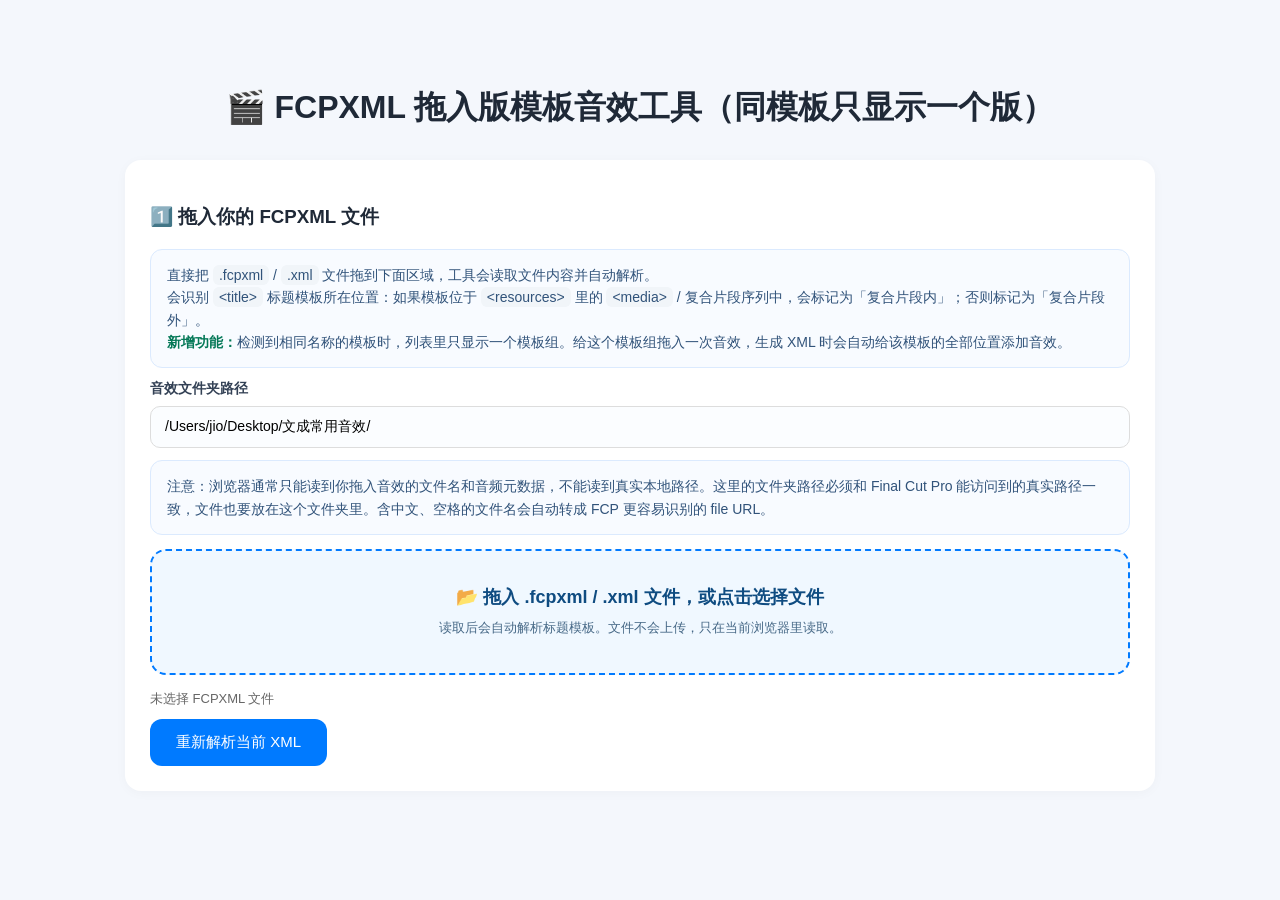
<file: tools/instant-sound-effects-4.html>
<!DOCTYPE html>
<html lang="zh-CN">
<head>
    <meta charset="UTF-8">
    <title>🎬 FCPXML 拖入版模板音效工具（同模板只显示一个版）</title>
    <style>
        *{box-sizing:border-box;font-family:-apple-system,BlinkMacSystemFont,"Segoe UI",Arial,sans-serif}
        body{max-width:1080px;margin:40px auto;padding:25px;background:#f4f7fc;color:#1f2937}
        .box{background:#fff;border-radius:16px;padding:25px;margin-bottom:25px;box-shadow:0 2px 12px #00000008}
        textarea{width:100%;height:260px;padding:14px;border:1px solid #ddd;border-radius:10px;font-size:14px;line-height:1.5;background:#fbfdff}
        .btn{background:#007aff;color:#fff;border:none;padding:14px 26px;border-radius:12px;cursor:pointer;font-size:15px;margin-top:10px;transition:.15s}
        .btn:hover{filter:brightness(.95);transform:translateY(-1px)}
        .btn.secondary{background:#eef5ff;color:#0066d6;border:1px solid #cfe4ff;margin-left:8px}
        .title{text-align:center;margin-bottom:30px}
        .tips{background:#f8fbff;border:1px solid #dbeafe;border-radius:12px;padding:14px 16px;margin:12px 0;color:#31537a;font-size:14px;line-height:1.6}
        .summary{display:grid;grid-template-columns:repeat(4,1fr);gap:12px;margin:16px 0 22px}
        .summary-card{border-radius:14px;padding:16px;background:#f8fafc;border:1px solid #edf2f7}
        .summary-card strong{display:block;font-size:24px;margin-top:6px;color:#111827}
        .toolbar{display:flex;gap:10px;align-items:center;flex-wrap:wrap;margin:10px 0 14px}
        .pill-filter{border:1px solid #d9e5f5;background:#fff;border-radius:999px;padding:8px 12px;cursor:pointer;color:#31537a}
        .pill-filter.active{background:#007aff;color:#fff;border-color:#007aff}
        .section-title{font-size:16px;margin:22px 0 10px;color:#334155}
        .item{padding:16px;border:1px solid #edf2f7;border-radius:14px;margin-bottom:12px;background:#fff}
        .item.compound{border-left:5px solid #8b5cf6;background:#fbfaff}
        .item.outside{border-left:5px solid #10b981;background:#fbfffd}
        .item.mixed{border-left:5px solid #f59e0b;background:#fffdf7}
        .item h4{margin:0 0 8px;font-size:15px;display:flex;gap:8px;align-items:center;flex-wrap:wrap}
        .badge{display:inline-flex;align-items:center;gap:5px;font-size:12px;line-height:1;padding:6px 9px;border-radius:999px;font-weight:600}
        .badge.compound{background:#ede9fe;color:#6d28d9}
        .badge.outside{background:#d1fae5;color:#047857}
        .badge.group{background:#fef3c7;color:#92400e}
        .badge.mixed{background:#ffedd5;color:#c2410c}
        .meta{font-size:12px;color:#64748b;margin-bottom:12px;line-height:1.6;word-break:break-all}
        .drop-area{border:2px dashed #007aff;padding:18px;border-radius:12px;text-align:center;cursor:pointer;background:#f8faff;color:#1d4ed8;transition:.15s}
        .drop-area.active{background:#e8f4ff;transform:scale(1.01)}
        .fcpxml-drop-area{border:2px dashed #007aff;padding:34px 22px;border-radius:16px;text-align:center;cursor:pointer;background:#f0f8ff;color:#0f4c81;transition:.15s;margin:14px 0}
        .fcpxml-drop-area.active{background:#e1f1ff;transform:scale(1.01)}
        .fcpxml-drop-area strong{display:block;font-size:18px;margin-bottom:8px}
        .fcpxml-drop-area small{display:block;color:#476987;line-height:1.6}
        .file-info{margin-top:8px;font-size:13px;color:#666;line-height:1.6}
        .ok{color:#047857;font-weight:600}
        .warn{color:#b45309;font-weight:600}
        .hidden{display:none!important}
        .error{background:#fff7ed;border:1px solid #fed7aa;color:#9a3412;border-radius:12px;padding:12px 14px;margin-top:12px;display:none}
        code{background:#f1f5f9;padding:2px 6px;border-radius:6px}
        @media(max-width:760px){body{margin:20px auto;padding:14px}.summary{grid-template-columns:1fr}.btn.secondary{margin-left:0}}
    </style>
</head>
<body>
    <h1 class="title">🎬 FCPXML 拖入版模板音效工具（同模板只显示一个版）</h1>

    <div class="box">
        <h3>1️⃣ 拖入你的 FCPXML 文件</h3>
        <div class="tips">
            直接把 <code>.fcpxml</code> / <code>.xml</code> 文件拖到下面区域，工具会读取文件内容并自动解析。<br>
            会识别 <code>&lt;title&gt;</code> 标题模板所在位置：如果模板位于 <code>&lt;resources&gt;</code> 里的 <code>&lt;media&gt;</code> / 复合片段序列中，会标记为「复合片段内」；否则标记为「复合片段外」。<br>
            <span class="ok">新增功能：</span>检测到相同名称的模板时，列表里只显示一个模板组。给这个模板组拖入一次音效，生成 XML 时会自动给该模板的全部位置添加音效。
        </div>

        <label style="display:block;margin:12px 0 8px;font-size:14px;color:#334155;font-weight:600">音效文件夹路径</label>
        <input id="soundRootInput" type="text" value="/Users/jio/Desktop/文成常用音效/" style="width:100%;padding:12px 14px;border:1px solid #ddd;border-radius:10px;font-size:14px;background:#fbfdff;margin-bottom:12px" placeholder="例如：/Users/jio/Desktop/文成常用音效/">
        <div class="tips" style="margin-top:0">
            注意：浏览器通常只能读到你拖入音效的文件名和音频元数据，不能读到真实本地路径。这里的文件夹路径必须和 Final Cut Pro 能访问到的真实路径一致，文件也要放在这个文件夹里。含中文、空格的文件名会自动转成 FCP 更容易识别的 file URL。
        </div>

        <div id="fcpxmlDropArea" class="fcpxml-drop-area"
             onclick="document.getElementById('fcpxmlFileInput').click()"
             ondragover="dragOverFcpxml(event)"
             ondragleave="dragLeaveFcpxml(event)"
             ondrop="dropFcpxmlFile(event)">
            <strong>📂 拖入 .fcpxml / .xml 文件，或点击选择文件</strong>
            <small>读取后会自动解析标题模板。文件不会上传，只在当前浏览器里读取。</small>
        </div>

        <input class="hidden" id="fcpxmlFileInput" type="file" accept=".fcpxml,.fcpml,.xml,text/xml,application/xml" onchange="pickFcpxmlFile(event)">
        <div class="file-info" id="xmlFileInfo">未选择 FCPXML 文件</div>
        <button class="btn" onclick="parseCurrentXml()">重新解析当前 XML</button>
        <div id="errorBox" class="error"></div>
    </div>

    <div class="box" id="audioPanel" style="display:none">
        <h3>2️⃣ 给模板组拖入音效（相同模板只显示一个）</h3>
        <div id="summary" class="summary"></div>

        <div class="toolbar">
            <button class="pill-filter active" onclick="setFilter('all', this)">全部模板组</button>
            <button class="pill-filter" onclick="setFilter('compound', this)">包含复合片段内</button>
            <button class="pill-filter" onclick="setFilter('outside', this)">包含复合片段外</button>
        </div>

        <div id="templateList"></div>

        <button class="btn" onclick="generateFinalXml()">✅ 生成带音效的 XML</button>
        <button class="btn secondary" onclick="copyDebugInfo()">复制识别提示</button>
    </div>

<script>
const DEFAULT_SOUND_ROOT = "/Users/jio/Desktop/文成常用音效/";
const DEFAULT_AUDIO_RATE = 48000;

let originalXml = "";
let currentXmlFileName = "";
let templateList = [];
let soundData = {};
let currentFilter = "all";

function showError(msg) {
    const box = document.getElementById("errorBox");
    box.textContent = msg;
    box.style.display = msg ? "block" : "none";
}

function xmlAttr(value) {
    return String(value ?? "")
        .replaceAll("&", "&amp;")
        .replaceAll('"', "&quot;")
        .replaceAll("<", "&lt;")
        .replaceAll(">", "&gt;");
}

function htmlText(value) {
    return String(value ?? "")
        .replaceAll("&", "&amp;")
        .replaceAll("<", "&lt;")
        .replaceAll(">", "&gt;")
        .replaceAll('"', "&quot;")
        .replaceAll("'", "&#039;");
}

function getSoundRoot() {
    const input = document.getElementById("soundRootInput");
    return (input && input.value.trim()) || DEFAULT_SOUND_ROOT;
}

function normalizeSoundRoot(root) {
    let value = String(root || "").trim();
    if (!value) value = DEFAULT_SOUND_ROOT;
    if (!value.endsWith("/")) value += "/";
    return value;
}

function safeDecodeURIComponent(part) {
    try {
        return decodeURIComponent(part);
    } catch (e) {
        return part;
    }
}

function encodePathPart(part) {
    return encodeURIComponent(safeDecodeURIComponent(part));
}

function pathToFileUrl(root, fileName) {
    const normalizedRoot = normalizeSoundRoot(root);
    const fullPath = normalizedRoot + fileName;

    if (/^file:\/\//i.test(fullPath)) {
        const withoutScheme = fullPath.replace(/^file:\/\//i, "");
        return "file://" + withoutScheme.split("/").map(part => encodePathPart(part)).join("/");
    }

    return "file://" + fullPath.split("/").map((part, i) => {
        if (i === 0 && part === "") return "";
        return encodePathPart(part);
    }).join("/");
}

function secondsToFcpxTime(seconds, sampleRate = DEFAULT_AUDIO_RATE) {
    const frames = Math.max(1, Math.floor(Number(seconds || 0) * sampleRate));
    return `${frames}/${sampleRate}s`;
}

function framesToFcpxTime(frames, sampleRate = DEFAULT_AUDIO_RATE) {
    const safeFrames = Math.max(1, Math.floor(Number(frames || 0)));
    const safeRate = Math.max(1, Math.floor(Number(sampleRate || DEFAULT_AUDIO_RATE)));
    return `${safeFrames}/${safeRate}s`;
}

function audioDataDuration(data) {
    if (data && data.frames && data.sample) return framesToFcpxTime(data.frames, data.sample);
    return secondsToFcpxTime(data ? data.duration : 0, data ? data.sample : DEFAULT_AUDIO_RATE);
}

function normalizeTemplateGroupName(name) {
    return String(name || "")
        .trim()
        .replace(/\s+/g, " ")
        .toLowerCase();
}

function buildTemplateGroupKey(name, index) {
    const normalized = normalizeTemplateGroupName(name);
    return normalized ? `template-name:${normalized}` : `template-unique:${index}`;
}

function updateTemplateGroupInfo() {
    const groupMap = new Map();

    templateList.forEach(tpl => {
        if (!groupMap.has(tpl.groupKey)) groupMap.set(tpl.groupKey, []);
        groupMap.get(tpl.groupKey).push(tpl);
    });

    templateList.forEach(tpl => {
        const group = groupMap.get(tpl.groupKey) || [tpl];
        tpl.groupCount = group.length;
        tpl.groupIndexes = group.map(t => t.index);
        tpl.groupFirstIndex = group[0].index;
    });
}

function getVisibleTemplateGroups() {
    const seen = new Set();
    const result = [];

    templateList.forEach(tpl => {
        if (seen.has(tpl.groupKey)) return;
        seen.add(tpl.groupKey);

        const members = templateList.filter(t => t.groupKey === tpl.groupKey);
        const compoundCount = members.filter(t => t.isCompound).length;
        const outsideCount = members.length - compoundCount;

        let groupDisplayLocation = "";
        if (compoundCount && outsideCount) {
            groupDisplayLocation = `复合片段内 ${compoundCount} 个 / 复合片段外 ${outsideCount} 个`;
        } else if (compoundCount) {
            groupDisplayLocation = `复合片段内 ${compoundCount} 个`;
        } else {
            groupDisplayLocation = `复合片段外 ${outsideCount} 个`;
        }

        result.push({
            ...tpl,
            groupMembers: members,
            groupCompoundCount: compoundCount,
            groupOutsideCount: outsideCount,
            groupDisplayLocation
        });
    });

    return result;
}

function getSameTemplateMembers(index) {
    const tpl = templateList.find(t => t.index === index);
    if (!tpl) return [];
    return templateList.filter(t => t.groupKey === tpl.groupKey);
}

function applyAudioToSameTemplateGroup(index, data) {
    const members = getSameTemplateMembers(index);

    if (!members.length) {
        soundData[index] = data;
        refreshFileInfo(index);
        return 1;
    }

    members.forEach(member => {
        soundData[member.index] = {
            ...data,
            groupAppliedFrom: index
        };
        refreshFileInfo(member.index);
    });

    return members.length;
}

function expandSoundDataToSameTemplateGroups() {
    const selectedIndexes = Object.keys(soundData).map(Number).sort((a, b) => a - b);
    const expanded = new Set();

    selectedIndexes.forEach(idx => {
        const data = soundData[idx];
        const members = getSameTemplateMembers(idx);

        if (!members.length) {
            expanded.add(idx);
            return;
        }

        members.forEach(member => {
            if (!soundData[member.index]) {
                soundData[member.index] = {
                    ...data,
                    groupAppliedFrom: idx
                };
            }
            expanded.add(member.index);
        });
    });

    return Array.from(expanded).sort((a, b) => a - b);
}

function getNodeName(node) {
    return (node && (node.localName || node.nodeName) || "").toLowerCase();
}

function closestAncestor(node, tagName) {
    let p = node ? node.parentNode : null;
    tagName = tagName.toLowerCase();

    while (p && p.nodeType === 1) {
        if (getNodeName(p) === tagName) return p;
        p = p.parentNode;
    }

    return null;
}

function hasAncestor(node, tagName) {
    return !!closestAncestor(node, tagName);
}

function isInsideResourcesMedia(node) {
    const media = closestAncestor(node, "media");
    return media && hasAncestor(media, "resources") ? media : null;
}

function buildResourceRefMap(doc) {
    const map = new Map();
    const refs = Array.from(doc.getElementsByTagName("ref-clip"));

    refs.forEach(refClip => {
        const ref = refClip.getAttribute("ref");
        if (!ref) return;

        if (!map.has(ref)) map.set(ref, []);
        map.get(ref).push({
            name: refClip.getAttribute("name") || "未命名复合片段",
            offset: refClip.getAttribute("offset") || "",
            duration: refClip.getAttribute("duration") || ""
        });
    });

    return map;
}

function getTitleTagPositions(xml) {
    const positions = [];
    const re = /<title(?=[\s/>])/g;
    let m;

    while ((m = re.exec(xml)) !== null) positions.push(m.index);
    return positions;
}

function isSelfClosingStartTag(xml, startIndex) {
    const end = xml.indexOf(">", startIndex);
    if (end === -1) return false;
    return /\/\s*>$/.test(xml.slice(startIndex, end + 1));
}

function findElementEnd(xml, startIndex, tagName) {
    const firstEnd = xml.indexOf(">", startIndex);
    if (firstEnd === -1) return startIndex;

    if (/\/\s*>$/.test(xml.slice(startIndex, firstEnd + 1))) return firstEnd + 1;

    const openRe = new RegExp(`<${tagName}(?=[\\s/>])`, "g");
    const closeRe = new RegExp(`</${tagName}\\s*>`, "g");

    openRe.lastIndex = firstEnd + 1;
    closeRe.lastIndex = firstEnd + 1;

    let depth = 1;
    let pos = firstEnd + 1;

    while (depth > 0) {
        openRe.lastIndex = pos;
        closeRe.lastIndex = pos;

        const openMatch = openRe.exec(xml);
        const closeMatch = closeRe.exec(xml);

        if (!closeMatch) return firstEnd + 1;

        if (openMatch && openMatch.index < closeMatch.index) {
            const openEnd = xml.indexOf(">", openMatch.index);
            if (openEnd === -1) return firstEnd + 1;

            if (!/\/\s*>$/.test(xml.slice(openMatch.index, openEnd + 1))) depth++;
            pos = openEnd + 1;
        } else {
            depth--;
            pos = closeMatch.index + closeMatch[0].length;
        }
    }

    return pos;
}

function collectExistingIds(xml) {
    const ids = new Set();
    const re = /\bid="([^"]+)"/g;
    let m;

    while ((m = re.exec(xml)) !== null) ids.add(m[1]);
    return ids;
}

function makeUniqueResourceId(existingIds, prefix = "r") {
    let max = 0;

    existingIds.forEach(id => {
        const m = id.match(/^r(\d+)$/);
        if (m) max = Math.max(max, Number(m[1]));
    });

    let next = Math.max(1000, max + 1);
    while (existingIds.has(`${prefix}${next}`)) next++;

    const id = `${prefix}${next}`;
    existingIds.add(id);
    return id;
}

function updateProjectUidAndName(xml) {
    return xml.replace(/<project\b([^>]*)>/, (full, attrs) => {
        const newUid = "PROJ_" + Math.random().toString(36).slice(2, 10).toUpperCase();
        let newAttrs = attrs;

        if (/\buid="[^"]*"/.test(newAttrs)) {
            newAttrs = newAttrs.replace(/\buid="[^"]*"/, `uid="${newUid}"`);
        } else {
            newAttrs += ` uid="${newUid}"`;
        }

        if (/\bname="[^"]*"/.test(newAttrs)) {
            newAttrs = newAttrs.replace(/\bname="([^"]*)"/, (m, name) => `name="${xmlAttr(name)}_带音效"`);
        } else {
            newAttrs += ` name="带音效项目"`;
        }

        return `<project${newAttrs}>`;
    });
}

function dragOverFcpxml(e) {
    e.preventDefault();
    document.getElementById("fcpxmlDropArea").classList.add("active");
}

function dragLeaveFcpxml(e) {
    e.preventDefault();
    document.getElementById("fcpxmlDropArea").classList.remove("active");
}

function dropFcpxmlFile(e) {
    e.preventDefault();
    document.getElementById("fcpxmlDropArea").classList.remove("active");
    handleFcpxmlFile(e.dataTransfer.files[0]);
}

function pickFcpxmlFile(e) {
    handleFcpxmlFile(e.target.files[0]);
}

async function handleFcpxmlFile(file) {
    showError("");
    if (!file) return;

    const okName = /\.(fcpxml|fcpml|xml)$/i.test(file.name);
    if (!okName) {
        alert("请拖入 .fcpxml、.fcpml 或 .xml 文件。");
        return;
    }

    const info = document.getElementById("xmlFileInfo");
    if (info) info.innerHTML = "正在读取 FCPXML 文件……";

    try {
        const text = await file.text();

        if (!/<fcpxml[\s>]/i.test(text)) {
            showError("这个文件里没有识别到 <fcpxml> 根内容，请确认拖入的是 Final Cut Pro 导出的 FCPXML 文件。");
            if (info) info.innerHTML = "未选择有效 FCPXML 文件";
            return;
        }

        originalXml = text;
        currentXmlFileName = file.name;

        templateList = [];
        soundData = {};

        if (info) {
            info.innerHTML = `<span class="ok">✅ 已读取：${htmlText(file.name)}</span> ｜ 文件大小：${Math.round((file.size || 0) / 1024)} KB`;
        }

        parseTemplate();
    } catch (err) {
        console.error(err);
        showError("读取文件失败。请确认浏览器有权限读取该文件，或者重新导出 FCPXML 后再拖入。");
        if (info) info.innerHTML = "读取失败";
    }
}

function parseCurrentXml() {
    if (!originalXml.trim()) {
        alert("请先拖入 FCPXML 文件！");
        return;
    }

    parseTemplate();
}

function parseTemplate() {
    showError("");

    if (!originalXml.trim()) return alert("请先拖入 FCPXML 文件！");

    const parser = new DOMParser();
    const doc = parser.parseFromString(originalXml, "application/xml");
    const parseError = doc.getElementsByTagName("parsererror")[0];

    if (parseError) {
        showError("XML 解析失败：请确认拖入的是完整、未损坏的 FCPXML。建议从 Final Cut Pro 重新导出 XML 后再试。");
        return;
    }

    const titles = Array.from(doc.getElementsByTagName("title"));
    const titlePositions = getTitleTagPositions(originalXml);
    const refMap = buildResourceRefMap(doc);

    templateList = [];
    soundData = {};

    titles.forEach((node, index) => {
        const startIndex = titlePositions[index] ?? -1;
        const endIndex = startIndex >= 0 ? findElementEnd(originalXml, startIndex, "title") : -1;

        const media = isInsideResourcesMedia(node);
        const ancestorRefClip = closestAncestor(node, "ref-clip");
        const isCompound = !!media || (!!ancestorRefClip && hasAncestor(ancestorRefClip, "project"));

        const mediaId = media ? (media.getAttribute("id") || "") : "";
        const mediaName = media ? (media.getAttribute("name") || "未命名复合片段") : "";
        const refUsages = mediaId && refMap.has(mediaId) ? refMap.get(mediaId) : [];
        const firstUsage = refUsages[0];
        const refClipName = firstUsage ? firstUsage.name : (ancestorRefClip ? ancestorRefClip.getAttribute("name") : "");
        const whereName = media ? (mediaName || refClipName || mediaId) : (refClipName || "主项目时间线");

        const rawTemplateName = node.getAttribute("name") || "";
        const displayTemplateName = rawTemplateName || `未命名模板 ${index + 1}`;
        const groupKey = rawTemplateName.trim()
            ? buildTemplateGroupKey(rawTemplateName, index)
            : `template-unique:${index}`;

        templateList.push({
            index,
            name: displayTemplateName,
            groupKey,
            groupName: rawTemplateName || displayTemplateName,
            offset: node.getAttribute("offset") || "0s",
            duration: node.getAttribute("duration") || "",
            startIndex,
            endIndex,
            isCompound,
            mediaId,
            mediaName,
            refCount: refUsages.length,
            whereName,
            locationLabel: isCompound ? "复合片段内" : "复合片段外",
            note: media
                ? `资源序列：${whereName}${mediaId ? `（${mediaId}）` : ""}${refUsages.length ? `，主时间线引用 ${refUsages.length} 次` : ""}`
                : (ancestorRefClip ? `位于 ref-clip：${whereName}` : "位于主项目时间线")
        });
    });

    updateTemplateGroupInfo();

    if (templateList.length === 0) {
        alert("未识别到任何模板，请检查 XML 中是否包含 <title> 标签！");
        return;
    }

    renderTemplateList();
    document.getElementById("audioPanel").style.display = "block";

    const inside = templateList.filter(t => t.isCompound).length;
    const outside = templateList.length - inside;
    const groupCount = new Set(templateList.map(t => t.groupKey)).size;

    alert(`✅ ${currentXmlFileName ? "文件「" + currentXmlFileName + "」" : "当前 XML"}解析完成：识别到 ${templateList.length} 个模板，显示为 ${groupCount} 个模板组；复合片段内 ${inside} 个，复合片段外 ${outside} 个。`);
}

function renderTemplateList() {
    const inside = templateList.filter(t => t.isCompound).length;
    const outside = templateList.length - inside;
    const visibleGroups = getVisibleTemplateGroups();

    document.getElementById("summary").innerHTML = `
        <div class="summary-card">总模板数<strong>${templateList.length}</strong></div>
        <div class="summary-card">显示模板组<strong>${visibleGroups.length}</strong></div>
        <div class="summary-card">复合片段内<strong>${inside}</strong></div>
        <div class="summary-card">复合片段外<strong>${outside}</strong></div>
    `;

    const container = document.getElementById("templateList");
    container.innerHTML = "";

    const heading = document.createElement("div");
    heading.className = "section-title";
    heading.textContent = "模板组列表：相同模板只显示一个，拖入音效后会同步到该模板的全部位置";
    container.appendChild(heading);

    visibleGroups.forEach(tpl => {
        const item = document.createElement("div");

        let itemClass = "outside";
        let badgeClass = "outside";

        if (tpl.groupCompoundCount > 0 && tpl.groupOutsideCount > 0) {
            itemClass = "mixed";
            badgeClass = "mixed";
        } else if (tpl.groupCompoundCount > 0) {
            itemClass = "compound";
            badgeClass = "compound";
        }

        item.className = `item ${itemClass}`;
        item.dataset.hasCompound = tpl.groupCompoundCount > 0 ? "1" : "0";
        item.dataset.hasOutside = tpl.groupOutsideCount > 0 ? "1" : "0";

        const refText = tpl.isCompound && tpl.refCount
            ? `｜复合片段引用次数：${tpl.refCount}`
            : "";

        item.innerHTML = `
            <h4>
                <span>📌 模板组：${htmlText(tpl.name)}</span>
                <span class="badge ${badgeClass}">${tpl.groupDisplayLocation}</span>
                ${tpl.groupCount > 1 ? `<span class="badge group">🔁 同模板 ×${tpl.groupCount}</span>` : ""}
            </h4>

            <div class="meta">
                代表位置：${htmlText(tpl.note)}<br>
                模板 offset：<code>${htmlText(tpl.offset)}</code>${tpl.duration ? `｜模板 duration：<code>${htmlText(tpl.duration)}</code>` : ""}${refText}
                ${tpl.groupCount > 1 ? `<br><span class="ok">同模板共 ${tpl.groupCount} 个位置：这里只显示 1 个，给它添加音效后，生成 XML 时会自动添加到全部 ${tpl.groupCount} 个位置。</span>` : ""}
            </div>

            <div class="drop-area" id="drop_${tpl.index}"
                 onclick="document.getElementById('file_${tpl.index}').click()"
                 ondragover="dragOver(event)"
                 ondragleave="dragLeave(event)"
                 ondrop="dropFile(event, ${tpl.index})">
                ${tpl.groupCount > 1 ? `拖入音效文件，自动同步到同模板 ${tpl.groupCount} 个位置` : "拖入音效文件，或点击选择音效"}
            </div>

            <input class="hidden" id="file_${tpl.index}" type="file" accept="audio/*" onchange="pickFile(event, ${tpl.index})">
            <div class="file-info" id="info_${tpl.index}">${soundData[tpl.index] ? "已选择音效" : "未选择音效"}</div>
        `;

        container.appendChild(item);
        refreshFileInfo(tpl.index);
    });

    applyFilter();
}

function setFilter(filter, btn) {
    currentFilter = filter;
    document.querySelectorAll(".pill-filter").forEach(b => b.classList.remove("active"));
    btn.classList.add("active");
    applyFilter();
}

function applyFilter() {
    document.querySelectorAll(".item").forEach(item => {
        let show = true;

        if (currentFilter === "compound") {
            show = item.dataset.hasCompound === "1";
        }

        if (currentFilter === "outside") {
            show = item.dataset.hasOutside === "1";
        }

        item.classList.toggle("hidden", !show);
    });
}

function dragOver(e) {
    e.preventDefault();
    e.currentTarget.classList.add("active");
}

function dragLeave(e) {
    e.currentTarget.classList.remove("active");
}

function dropFile(e, index) {
    e.preventDefault();
    e.currentTarget.classList.remove("active");
    handleAudioFile(e.dataTransfer.files[0], index);
}

function pickFile(e, index) {
    handleAudioFile(e.target.files[0], index);
}

function readAscii(view, offset, length) {
    let out = "";
    for (let i = 0; i < length; i++) out += String.fromCharCode(view.getUint8(offset + i));
    return out;
}

function parseWavMetadata(arrayBuffer) {
    const view = new DataView(arrayBuffer);

    if (view.byteLength < 44) return null;
    if (readAscii(view, 0, 4) !== "RIFF" || readAscii(view, 8, 4) !== "WAVE") return null;

    let pos = 12;
    let sampleRate = 0;
    let channels = 1;
    let blockAlign = 0;
    let dataBytes = 0;

    while (pos + 8 <= view.byteLength) {
        const id = readAscii(view, pos, 4);
        const size = view.getUint32(pos + 4, true);
        const dataStart = pos + 8;

        if (id === "fmt " && size >= 16) {
            channels = view.getUint16(dataStart + 2, true) || 1;
            sampleRate = view.getUint32(dataStart + 4, true) || DEFAULT_AUDIO_RATE;
            blockAlign = view.getUint16(dataStart + 12, true) || 0;
        } else if (id === "data") {
            dataBytes = size;
        }

        pos = dataStart + size + (size % 2);
    }

    if (!sampleRate) return null;

    let frames = 0;
    if (dataBytes && blockAlign) frames = Math.floor(dataBytes / blockAlign);

    return {
        sample: sampleRate,
        channels,
        frames,
        duration: frames ? frames / sampleRate : 0,
        source: "WAV 真实采样数"
    };
}

function readAiffExtended80(view, offset) {
    const expon = view.getUint16(offset, false) & 0x7fff;
    const hiMant = view.getUint32(offset + 2, false);
    const loMant = view.getUint32(offset + 6, false);

    if (expon === 0 && hiMant === 0 && loMant === 0) return 0;

    const value = (hiMant * Math.pow(2, expon - 16383 - 31)) + (loMant * Math.pow(2, expon - 16383 - 63));
    return Math.round(value);
}

function parseAiffMetadata(arrayBuffer) {
    const view = new DataView(arrayBuffer);

    if (view.byteLength < 54) return null;

    const form = readAscii(view, 0, 4);
    const kind = readAscii(view, 8, 4);

    if (form !== "FORM" || (kind !== "AIFF" && kind !== "AIFC")) return null;

    let pos = 12;

    while (pos + 8 <= view.byteLength) {
        const id = readAscii(view, pos, 4);
        const size = view.getUint32(pos + 4, false);
        const dataStart = pos + 8;

        if (id === "COMM" && size >= 18) {
            const channels = view.getUint16(dataStart, false) || 1;
            const frames = view.getUint32(dataStart + 2, false) || 0;
            const sampleRate = readAiffExtended80(view, dataStart + 8) || DEFAULT_AUDIO_RATE;

            return {
                sample: sampleRate,
                channels,
                frames,
                duration: frames ? frames / sampleRate : 0,
                source: "AIFF 真实采样数"
            };
        }

        pos = dataStart + size + (size % 2);
    }

    return null;
}

async function decodeAudioMetadata(arrayBuffer) {
    const AudioContextClass = window.AudioContext || window.webkitAudioContext;
    if (!AudioContextClass) return null;

    const ctx = new AudioContextClass();

    try {
        const buffer = await ctx.decodeAudioData(arrayBuffer.slice(0));
        const sample = buffer.sampleRate || DEFAULT_AUDIO_RATE;
        const frames = Math.max(1, Math.floor(buffer.duration * sample));

        return {
            sample,
            channels: buffer.numberOfChannels || 1,
            frames,
            duration: frames / sample,
            source: "浏览器解码估算"
        };
    } finally {
        if (ctx && ctx.close) ctx.close();
    }
}

async function getAudioMetadata(file) {
    const arrayBuffer = await file.arrayBuffer();

    const parsed = parseWavMetadata(arrayBuffer) || parseAiffMetadata(arrayBuffer);
    if (parsed && parsed.frames) return parsed;

    const decoded = await decodeAudioMetadata(arrayBuffer);
    if (decoded) return decoded;

    return await new Promise((resolve, reject) => {
        const audio = new Audio();
        const url = URL.createObjectURL(file);

        audio.src = url;

        audio.onloadedmetadata = function() {
            const sample = DEFAULT_AUDIO_RATE;
            const frames = Math.max(1, Math.floor(audio.duration * sample));

            URL.revokeObjectURL(url);

            resolve({
                sample,
                channels: 1,
                frames,
                duration: frames / sample,
                source: "HTML Audio 兜底估算"
            });
        };

        audio.onerror = function() {
            URL.revokeObjectURL(url);
            reject(new Error("无法读取音频时长"));
        };
    });
}

async function handleAudioFile(file, index) {
    if (!file) return;

    const isAudio = file.type ? file.type.startsWith("audio/") : /\.(wav|aif|aiff|mp3|m4a|aac|flac|caf)$/i.test(file.name);
    if (!isAudio) return alert("请拖入或选择音频文件！");

    const info = document.getElementById(`info_${index}`);
    if (info) info.innerHTML = "正在读取音效真实时长和采样率……";

    try {
        const meta = await getAudioMetadata(file);

        const audioData = {
            file: file.name,
            duration: meta.duration,
            sample: meta.sample || DEFAULT_AUDIO_RATE,
            frames: meta.frames || Math.floor((meta.duration || 0) * (meta.sample || DEFAULT_AUDIO_RATE)),
            channels: meta.channels || 1,
            source: meta.source || "未知方式",
            size: file.size || 0
        };

        const syncedCount = applyAudioToSameTemplateGroup(index, audioData);

        if (syncedCount > 1 && info) {
            info.innerHTML += `<br><span class="ok">✅ 已同步到同模板 ${syncedCount} 个位置。</span>`;
        }
    } catch (err) {
        console.error(err);
        if (info) info.innerHTML = "未选择音效";
        alert("无法读取这个音频的真实时长，请换一个标准音频文件再试。建议优先使用 WAV 或 AIFF。");
    }
}

function refreshFileInfo(index) {
    const info = document.getElementById(`info_${index}`);
    if (!info) return;

    const data = soundData[index];
    const tpl = templateList.find(t => t.index === index);

    if (!data) {
        info.innerHTML = "未选择音效";
        return;
    }

    const pathPreview = normalizeSoundRoot(getSoundRoot()) + data.file;
    const encodedUrl = pathToFileUrl(getSoundRoot(), data.file);

    const groupTip = tpl && tpl.groupCount > 1
        ? `<br><span class="ok">🔁 同模板自动同步：共 ${tpl.groupCount} 个位置都会添加这个音效。</span>`
        : "";

    info.innerHTML = `<span class="ok">✅ ${htmlText(data.file)}</span> ｜ 音效时长：${Number(data.duration).toFixed(6)}s ｜ 采样率：${htmlText(data.sample)}Hz ｜ 声道：${htmlText(data.channels || 1)} ｜ 样本帧：${htmlText(data.frames || "估算")} ｜ ${htmlText(data.source || "读取完成")} ｜ 将插入：${tpl ? tpl.locationLabel : "对应位置"}${groupTip}<br>FCP 查找路径：<code>${htmlText(pathPreview)}</code><br>XML file URL：<code>${htmlText(encodedUrl)}</code>`;
}

function makeSoundAssetXml(id, data, duration) {
    const baseName = data.file.replace(/\.[^.]+$/, "");
    const src = pathToFileUrl(getSoundRoot(), data.file);

    return `
<asset id="${xmlAttr(id)}" name="${xmlAttr(baseName)}" start="0s" duration="${duration}" hasAudio="1" audioSources="1" audioChannels="${data.channels || 1}" audioRate="${data.sample}">
    <media-rep kind="original-media" src="${xmlAttr(src)}"/>
</asset>`;
}

function makeAudioClipXml(assetId, tpl, data, duration) {
    return `
<asset-clip ref="${xmlAttr(assetId)}" lane="-1" offset="${xmlAttr(tpl.offset || "0s")}" name="${xmlAttr(data.file)}" start="0s" duration="${duration}" audioRole="effects"/>`;
}

function generateFinalXml() {
    showError("");

    if (!templateList.length) return alert("请先解析模板！");

    const usedIndexes = expandSoundDataToSameTemplateGroups();

    if (!usedIndexes.length) return alert("请至少给一个模板组拖入音效！");

    const root = normalizeSoundRoot(getSoundRoot());
    if (!root || root === "/") {
        return alert("请先填写正确的音效文件夹路径。");
    }

    const badTemplates = usedIndexes
        .map(i => templateList.find(t => t.index === i))
        .filter(t => !t || t.endIndex < 0);

    if (badTemplates.length) {
        showError("有模板无法定位到原始 XML 位置，已停止生成。建议重新拖入完整 FCPXML 文件后再解析。");
        return;
    }

    let xml = originalXml;
    const resourcesClose = xml.indexOf("</resources>");

    if (resourcesClose === -1) {
        showError("未找到 </resources>，无法写入音效资源。请确认是完整 FCPXML。");
        return;
    }

    const existingIds = collectExistingIds(xml);
    let resourcesToInsert = "";
    const indexToAssetId = {};
    const reusableAssets = new Map();

    usedIndexes.forEach(idx => {
        const data = soundData[idx];
        const duration = audioDataDuration(data);
        const assetKey = [pathToFileUrl(getSoundRoot(), data.file), data.size || 0, duration, data.sample, data.channels || 1].join("|");

        if (reusableAssets.has(assetKey)) {
            indexToAssetId[idx] = reusableAssets.get(assetKey);
            return;
        }

        const assetId = makeUniqueResourceId(existingIds);
        reusableAssets.set(assetKey, assetId);
        indexToAssetId[idx] = assetId;
        resourcesToInsert += makeSoundAssetXml(assetId, data, duration);
    });

    xml = xml.slice(0, resourcesClose) + resourcesToInsert + "\n" + xml.slice(resourcesClose);
    const shift = resourcesToInsert.length + 1;

    const insertions = [];

    usedIndexes.forEach(idx => {
        const tpl = templateList.find(t => t.index === idx);
        const data = soundData[idx];
        const duration = audioDataDuration(data);
        const audioClipXml = makeAudioClipXml(indexToAssetId[idx], tpl, data, duration);
        const pos = tpl.endIndex + (tpl.endIndex > resourcesClose ? shift : 0);
        insertions.push({ pos, text: audioClipXml });
    });

    insertions.sort((a, b) => b.pos - a.pos).forEach(ins => {
        xml = xml.slice(0, ins.pos) + ins.text + xml.slice(ins.pos);
    });

    xml = updateProjectUidAndName(xml);

    const inside = usedIndexes.filter(idx => templateList.find(t => t.index === idx)?.isCompound).length;
    const outside = usedIndexes.length - inside;
    const groupUsed = new Set(usedIndexes.map(idx => templateList.find(t => t.index === idx)?.groupKey).filter(Boolean)).size;

    downloadXml(xml, `带音效项目_同模板只显示一个_模板组${groupUsed}_复合片段内${inside}_外${outside}.fcpxml`);
}

function downloadXml(xml, filename) {
    const blob = new Blob([xml], { type: "text/xml;charset=utf-8" });
    const a = document.createElement("a");

    a.href = URL.createObjectURL(blob);
    a.download = filename;

    document.body.appendChild(a);
    a.click();

    URL.revokeObjectURL(a.href);
    a.remove();
}

function copyDebugInfo() {
    if (!templateList.length) return alert("请先解析模板！");

    const visibleGroups = getVisibleTemplateGroups();

    const lines = visibleGroups.map(t => {
        const data = soundData[t.index];
        return `模板组｜${t.name}｜同模板×${t.groupCount}｜${t.groupDisplayLocation}｜代表offset=${t.offset}${data ? `｜音效=${data.file}` : "｜未选择音效"}`;
    });

    navigator.clipboard.writeText(lines.join("\n")).then(() => {
        alert("已复制模板组识别提示。");
    }).catch(() => {
        alert(lines.join("\n"));
    });
}
</script>
</body>
</html>
</file>
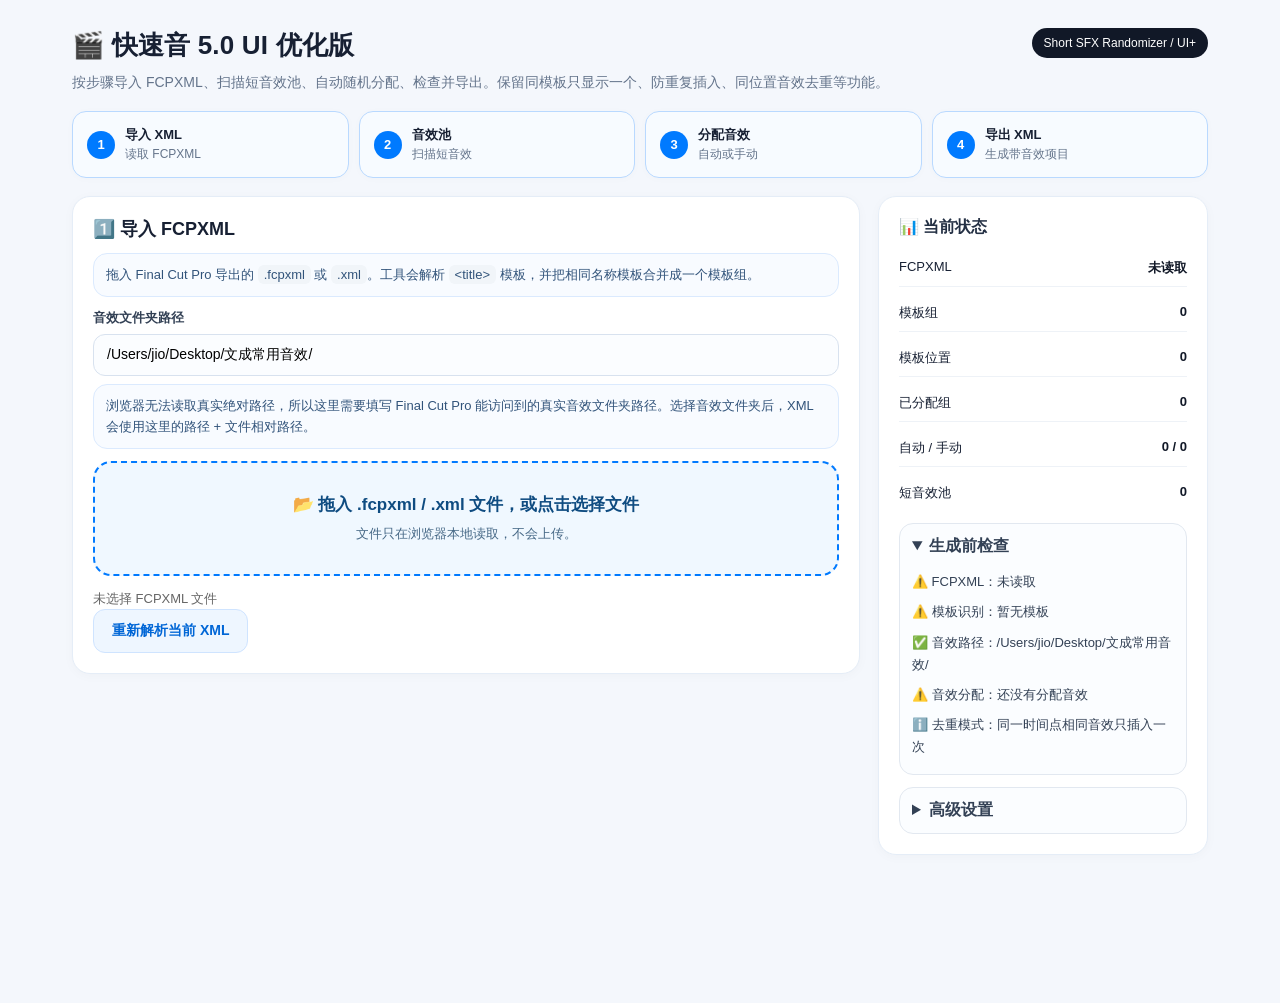
<file: tools/instant-sound-effects-5.html>
<!DOCTYPE html>
<html lang="zh-CN">
<head>
<meta charset="UTF-8">
<meta name="viewport" content="width=device-width,initial-scale=1.0">
<title>🎬 快速音 5.0｜短音效随机分配 UI 优化版</title>
<style>
*{box-sizing:border-box;font-family:-apple-system,BlinkMacSystemFont,"Segoe UI",Arial,sans-serif}
:root{--blue:#007aff;--blue2:#eaf4ff;--green:#10b981;--purple:#8b5cf6;--orange:#f59e0b;--red:#ef4444;--ink:#172033;--muted:#64748b;--line:#e5edf7;--bg:#f4f7fc;--card:#fff;--soft:#f8fbff}
html{scroll-behavior:smooth}
body{margin:0;background:var(--bg);color:var(--ink);padding-bottom:94px}
.app{max-width:1180px;margin:0 auto;padding:28px 22px 36px}
.hero{display:flex;align-items:flex-start;justify-content:space-between;gap:18px;margin-bottom:18px}
.hero h1{margin:0;font-size:26px;letter-spacing:.2px}
.hero p{margin:8px 0 0;color:var(--muted);font-size:14px;line-height:1.6}
.version-badge{background:#111827;color:#fff;border-radius:999px;padding:8px 12px;font-size:12px;white-space:nowrap}
.stepper{display:grid;grid-template-columns:repeat(4,1fr);gap:10px;margin:14px 0 18px}
.step{background:#fff;border:1px solid var(--line);border-radius:14px;padding:14px;display:flex;gap:10px;align-items:center;box-shadow:0 1px 8px #00000005}
.step-num{width:28px;height:28px;border-radius:999px;background:#edf2f7;color:#526177;display:flex;align-items:center;justify-content:center;font-weight:700;font-size:13px;flex:0 0 auto}
.step strong{display:block;font-size:13px}
.step small{display:block;color:var(--muted);margin-top:2px;font-size:12px}
.step.active{border-color:#b9d9ff;background:#f7fbff}
.step.active .step-num{background:var(--blue);color:#fff}
.step.done{border-color:#b7ebd7;background:#fbfffd}
.step.done .step-num{background:var(--green);color:#fff}
.grid{display:grid;grid-template-columns:minmax(0,1fr) 330px;gap:18px;align-items:start}
.main-col,.side-col{min-width:0}
.box{background:var(--card);border:1px solid var(--line);border-radius:18px;padding:20px;margin-bottom:18px;box-shadow:0 2px 12px #00000007}
.box h2,.box h3{margin:0 0 12px}
.box h2{font-size:18px}
.box h3{font-size:16px;color:#243044}
.tips{background:var(--soft);border:1px solid #dbeafe;border-radius:14px;padding:13px 14px;margin:12px 0;color:#31537a;font-size:13px;line-height:1.65}
.tips.compact{margin:8px 0;padding:10px 12px}
.muted{color:var(--muted)}
.input{width:100%;padding:12px 13px;border:1px solid #d8e2ef;border-radius:12px;background:#fbfdff;font-size:14px}
.label{display:block;margin:12px 0 7px;font-size:13px;color:#334155;font-weight:700}
.btn{background:var(--blue);color:#fff;border:none;padding:12px 18px;border-radius:12px;cursor:pointer;font-size:14px;transition:.15s;font-weight:650}
.btn:hover{filter:brightness(.96);transform:translateY(-1px)}
.btn.secondary{background:#eef6ff;color:#0066d6;border:1px solid #cfe4ff}
.btn.ghost{background:#fff;color:#31537a;border:1px solid #d9e5f5}
.btn.warnbtn{background:#fff7ed;color:#b45309;border:1px solid #fed7aa}
.btn.danger{background:#fff1f2;color:#be123c;border:1px solid #fecdd3}
.btn.small{padding:8px 11px;border-radius:10px;font-size:12px}
.btn:disabled{opacity:.45;cursor:not-allowed;transform:none}
.drop-big{border:2px dashed var(--blue);padding:30px 18px;border-radius:18px;text-align:center;cursor:pointer;background:#f0f8ff;color:#0f4c81;transition:.15s;margin:12px 0}
.drop-big.active{background:#e1f1ff;transform:scale(1.01)}
.drop-big strong{display:block;font-size:17px;margin-bottom:7px}
.drop-big small{display:block;color:#476987;line-height:1.6}
.file-info{margin-top:8px;font-size:13px;color:#666;line-height:1.65;word-break:break-word}
.ok{color:#047857;font-weight:700}
.warn{color:#b45309;font-weight:700}
.error{background:#fff7ed;border:1px solid #fed7aa;color:#9a3412;border-radius:12px;padding:12px 14px;margin-top:12px;display:none}
code{background:#f1f5f9;padding:2px 6px;border-radius:6px}
.hidden{display:none!important}
.summary{display:grid;grid-template-columns:repeat(4,1fr);gap:10px;margin:12px 0 16px}
.summary-card{border-radius:14px;padding:14px;background:#f8fafc;border:1px solid #edf2f7}
.summary-card span{font-size:12px;color:var(--muted)}
.summary-card strong{display:block;font-size:23px;margin-top:5px;color:#111827}
.toolbar{display:flex;gap:8px;align-items:center;flex-wrap:wrap;margin:10px 0 14px}
.pill-filter{border:1px solid #d9e5f5;background:#fff;border-radius:999px;padding:8px 12px;cursor:pointer;color:#31537a}
.pill-filter.active{background:var(--blue);color:#fff;border-color:var(--blue)}
.search{max-width:220px;min-width:180px;padding:9px 11px;border:1px solid #d8e2ef;border-radius:999px;background:#fff}
.setting-row{display:flex;align-items:center;gap:8px;flex-wrap:wrap;margin:8px 0}
.setting-row input[type="number"]{width:78px;padding:7px 8px;border:1px solid #cbd5e1;border-radius:9px;background:#fff}
.setting-row label{font-size:13px;color:#334155}
details.advanced{border:1px solid #e2e8f0;background:#fbfdff;border-radius:14px;padding:12px;margin-top:12px}
details.advanced summary{cursor:pointer;font-weight:700;color:#334155}
details.advanced .inner{margin-top:10px}
.pool-panel{border:1px solid #e2e8f0;border-radius:16px;background:#fbfdff;padding:16px;margin:14px 0}
.pool-head{display:flex;align-items:center;justify-content:space-between;gap:12px}
.pool-actions{display:flex;gap:8px;flex-wrap:wrap;align-items:center;margin-top:12px}
.pool-list{max-height:170px;overflow:auto;background:#fff;border:1px solid #e5e7eb;border-radius:12px;padding:10px;margin-top:10px;font-size:12px;color:#475569;line-height:1.7}
.progress{height:8px;background:#e5edf7;border-radius:999px;overflow:hidden;margin-top:10px}
.progress div{height:100%;width:0%;background:var(--blue);transition:.2s}
.section-title{font-size:15px;margin:18px 0 10px;color:#334155;font-weight:800}
.viewbar{display:flex;justify-content:space-between;align-items:center;gap:12px;margin-bottom:10px;flex-wrap:wrap}
.viewbar .left{display:flex;gap:8px;align-items:center;flex-wrap:wrap}
.item{padding:16px;border:1px solid #edf2f7;border-radius:16px;margin-bottom:12px;background:#fff}
.item.compound{border-left:5px solid var(--purple);background:#fbfaff}
.item.outside{border-left:5px solid var(--green);background:#fbfffd}
.item.mixed{border-left:5px solid var(--orange);background:#fffdf7}
.item h4{margin:0 0 8px;font-size:15px;display:flex;gap:8px;align-items:center;flex-wrap:wrap}
.badge{display:inline-flex;align-items:center;gap:5px;font-size:12px;line-height:1;padding:6px 9px;border-radius:999px;font-weight:700}
.badge.compound{background:#ede9fe;color:#6d28d9}
.badge.outside{background:#d1fae5;color:#047857}
.badge.group{background:#fef3c7;color:#92400e}
.badge.mixed{background:#ffedd5;color:#c2410c}
.badge.auto{background:#f3e8ff;color:#7e22ce}
.badge.manual{background:#dbeafe;color:#1d4ed8}
.badge.none{background:#f1f5f9;color:#64748b}
.meta{font-size:12px;color:#64748b;margin-bottom:12px;line-height:1.65;word-break:break-word}
.drop-area{border:2px dashed var(--blue);padding:14px;border-radius:13px;text-align:center;cursor:pointer;background:#f8faff;color:#1d4ed8;transition:.15s}
.drop-area.active{background:#e8f4ff;transform:scale(1.01)}
.table-wrap{overflow:auto;border:1px solid #e5edf7;border-radius:14px;background:#fff}
.template-table{width:100%;border-collapse:collapse;font-size:13px}
.template-table th,.template-table td{border-bottom:1px solid #edf2f7;padding:11px 10px;text-align:left;vertical-align:top}
.template-table th{background:#f8fafc;color:#475569;font-size:12px}
.template-table tr:last-child td{border-bottom:none}
.template-table .name{font-weight:800;color:#1f2937}
.template-table .path{max-width:240px;word-break:break-word;color:#64748b;font-size:12px}
.status-card{position:sticky;top:14px}
.status-list{display:grid;gap:8px}
.status-row{display:flex;justify-content:space-between;gap:8px;padding:9px 0;border-bottom:1px solid #eef2f7;font-size:13px}
.status-row:last-child{border-bottom:none}
.status-row strong{color:#111827}
.check-list{font-size:13px;line-height:1.7;color:#334155}
.check-list div{padding:4px 0}
.sticky-footer{position:fixed;left:0;right:0;bottom:0;background:rgba(255,255,255,.94);backdrop-filter:blur(14px);border-top:1px solid #dbe5f1;box-shadow:0 -4px 18px #0000000b;z-index:30}
.footer-inner{max-width:1180px;margin:0 auto;padding:12px 22px;display:flex;align-items:center;gap:12px;justify-content:space-between}
.footer-stats{display:flex;gap:10px;flex-wrap:wrap;color:#475569;font-size:13px}
.footer-stats b{color:#111827}
.footer-actions{display:flex;gap:8px;flex-wrap:wrap;justify-content:flex-end}
@media(max-width:980px){.grid{grid-template-columns:1fr}.status-card{position:static}.stepper{grid-template-columns:repeat(2,1fr)}.footer-inner{align-items:flex-start;flex-direction:column}.footer-actions{justify-content:flex-start}.summary{grid-template-columns:repeat(2,1fr)}}
@media(max-width:640px){.app{padding:18px 14px 34px}.hero{display:block}.version-badge{display:inline-block;margin-top:10px}.stepper{grid-template-columns:1fr}.summary{grid-template-columns:1fr}.search{max-width:none;width:100%}}
</style>
</head>

<body>
<div class="app">
<header class="hero">
<div>
<h1>🎬 快速音 5.0 UI 优化版</h1>
<p>按步骤导入 FCPXML、扫描短音效池、自动随机分配、检查并导出。保留同模板只显示一个、防重复插入、同位置音效去重等功能。</p>
</div>
<span class="version-badge">Short SFX Randomizer / UI+</span>
</header>

<nav class="stepper">
<div class="step" id="stepImport"><span class="step-num">1</span><div><strong>导入 XML</strong><small>读取 FCPXML</small></div></div>
<div class="step" id="stepPool"><span class="step-num">2</span><div><strong>音效池</strong><small>扫描短音效</small></div></div>
<div class="step" id="stepAssign"><span class="step-num">3</span><div><strong>分配音效</strong><small>自动或手动</small></div></div>
<div class="step" id="stepExport"><span class="step-num">4</span><div><strong>导出 XML</strong><small>生成带音效项目</small></div></div>
</nav>

<div class="grid">
<main class="main-col">
<section class="box" id="importBox">
<h2>1️⃣ 导入 FCPXML</h2>
<div class="tips compact">拖入 Final Cut Pro 导出的 <code>.fcpxml</code> 或 <code>.xml</code>。工具会解析 <code>&lt;title&gt;</code> 模板，并把相同名称模板合并成一个模板组。</div>

<label class="label">音效文件夹路径</label>
<input id="soundRootInput" class="input" type="text" value="/Users/jio/Desktop/文成常用音效/" placeholder="例如：/Users/jio/Desktop/文成常用音效/">
<div class="tips compact">浏览器无法读取真实绝对路径，所以这里需要填写 Final Cut Pro 能访问到的真实音效文件夹路径。选择音效文件夹后，XML 会使用这里的路径 + 文件相对路径。</div>

<div id="fcpxmlDropArea" class="drop-big"
onclick="document.getElementById('fcpxmlFileInput').click()"
ondragover="dragOverFcpxml(event)"
ondragleave="dragLeaveFcpxml(event)"
ondrop="dropFcpxmlFile(event)">
<strong>📂 拖入 .fcpxml / .xml 文件，或点击选择文件</strong>
<small>文件只在浏览器本地读取，不会上传。</small>
</div>

<input class="hidden" id="fcpxmlFileInput" type="file" accept=".fcpxml,.fcpml,.xml,text/xml,application/xml" onchange="pickFcpxmlFile(event)">
<div class="file-info" id="xmlFileInfo">未选择 FCPXML 文件</div>
<button class="btn secondary" onclick="parseCurrentXml()">重新解析当前 XML</button>
<div id="errorBox" class="error"></div>
</section>

<section class="box hidden" id="audioPanel">
<h2>2️⃣ 音效池与模板分配</h2>
<div id="summary" class="summary"></div>

<div class="pool-panel">
<div class="pool-head">
<div>
<h3 style="margin:0">短音效池随机分配</h3>
<div class="muted" style="font-size:13px;margin-top:4px">扫描文件夹内短音效，随机分配给模板组。</div>
</div>
<span class="badge auto">🎲 自动</span>
</div>

<div class="setting-row">
<label>短音效时长上限</label>
<input id="poolMaxDuration" type="number" value="1.00" min="0.05" max="10" step="0.05">
<span>秒</span>
<label style="margin-left:12px">最小时长</label>
<input id="poolMinDuration" type="number" value="0.03" min="0" max="1" step="0.01">
<span>秒</span>
</div>

<div class="setting-row">
<label><input id="autoOnlyUnassigned" type="checkbox" checked> 只给未添加音效的模板组分配</label>
<label><input id="autoAvoidRepeat" type="checkbox" checked> 同一轮尽量不重复使用同一个短音效</label>
</div>

<div class="pool-actions">
<input class="hidden" id="soundFolderInput" type="file" webkitdirectory directory multiple onchange="pickSoundFolder(event)">
<button class="btn secondary" onclick="document.getElementById('soundFolderInput').click()">📁 选择音效文件夹</button>
<button class="btn secondary" onclick="scanSoundPool()">扫描短音效</button>
<button class="btn" onclick="randomAssignShortSounds(false)">随机分配</button>
<button class="btn ghost" onclick="rerandomizeShortSounds()">重新随机</button>
<button class="btn warnbtn" onclick="clearAutoAssignedSounds()">清除自动分配</button>
</div>

<div class="file-info" id="soundPoolInfo">未选择音效文件夹</div>
<div class="progress hidden" id="scanProgress"><div id="scanProgressBar"></div></div>
<div class="pool-list hidden" id="soundPoolList"></div>
</div>

<div class="viewbar">
<div class="left">
<button class="pill-filter active" onclick="setFilter('all', this)">全部模板组</button>
<button class="pill-filter" onclick="setFilter('compound', this)">包含复合片段内</button>
<button class="pill-filter" onclick="setFilter('outside', this)">包含复合片段外</button>
</div>
<div class="left">
<input id="templateSearchInput" class="search" placeholder="搜索模板组" oninput="renderTemplateList()">
<button class="btn small ghost" id="viewCardsBtn" onclick="setViewMode('cards')">卡片</button>
<button class="btn small ghost" id="viewTableBtn" onclick="setViewMode('table')">表格</button>
</div>
</div>

<div id="templateList"></div>
</section>
</main>

<aside class="side-col">
<section class="box status-card">
<h3>📊 当前状态</h3>
<div class="status-list" id="statusList"></div>

<details class="advanced" open>
<summary>生成前检查</summary>
<div class="check-list inner" id="preflightList"></div>
</details>

<details class="advanced">
<summary>高级设置</summary>
<div class="inner">
<div class="setting-row"><label><input id="dedupeSameTimeSameAudio" type="checkbox" checked onchange="updateWorkflowUI()"> 同一时间点相同音效只插入一次</label></div>
<div class="setting-row"><label><input id="dedupeSameTimeAnyAudio" type="checkbox" onchange="updateWorkflowUI()"> 同一时间点只保留一个音效，即使音效文件不同</label></div>
<div class="setting-row"><span>同时间点容差</span><input id="dedupeToleranceFrames" type="number" value="2" min="0" max="25" step="1" onchange="updateWorkflowUI()"><span>帧</span></div>
<div class="setting-row"><span>按</span><input id="dedupeFrameRate" type="number" value="25" min="1" max="120" step="1" onchange="updateWorkflowUI()"><span>fps 计算</span></div>
<div class="tips compact">开启“同一时间点只保留一个音效”后，不同音效文件也会只保留一个。主时间线和复合片段会分开判断，避免误删。</div>
</div>
</details>
</section>
</aside>
</div>
</div>

<div class="sticky-footer hidden" id="stickyFooter">
<div class="footer-inner">
<div class="footer-stats" id="footerStats"></div>
<div class="footer-actions">
<button class="btn small ghost" onclick="rerandomizeShortSounds()">重新随机</button>
<button class="btn small warnbtn" onclick="clearAutoAssignedSounds()">清除自动</button>
<button class="btn" onclick="generateFinalXml()">✅ 生成带音效 XML</button>
</div>
</div>
</div>

<script>
const DEFAULT_SOUND_ROOT="/Users/jio/Desktop/文成常用音效/";
const DEFAULT_AUDIO_RATE=48000;
const QUICK_AUDIO_PREFIX="快速音效__";

let originalXml="";
let currentXmlFileName="";
let templateList=[];
let soundData={};
let currentFilter="all";
let soundPool=[];
let soundPoolFiles=[];
let currentView="cards";

function showError(msg){
    const box=document.getElementById("errorBox");
    box.textContent=msg;
    box.style.display=msg?"block":"none";
}

function xmlAttr(value){
    return String(value??"")
        .replaceAll("&","&amp;")
        .replaceAll('"',"&quot;")
        .replaceAll("<","&lt;")
        .replaceAll(">","&gt;");
}

function htmlText(value){
    return String(value??"")
        .replaceAll("&","&amp;")
        .replaceAll("<","&lt;")
        .replaceAll(">","&gt;")
        .replaceAll('"',"&quot;")
        .replaceAll("'","&#039;");
}

function escapeRegExp(value){
    return String(value).replace(/[.*+?^${}()|[\]\\]/g,"\\$&");
}

function getAttrFromXmlTag(tagText,attrName){
    const re=new RegExp(`\\b${attrName}="([^"]*)"`);
    const m=String(tagText||"").match(re);
    return m?m[1]:"";
}

function collectQuickAudioAssetIds(xml){
    const ids=new Set();
    const prefix=escapeRegExp(QUICK_AUDIO_PREFIX);
    const assetRe=new RegExp(`<asset\\b(?=[^>]*\\bname="${prefix})[\\s\\S]*?</asset>`,"g");
    let m;
    while((m=assetRe.exec(xml))!==null){
        const id=getAttrFromXmlTag(m[0],"id");
        if(id) ids.add(id);
    }
    return ids;
}

function countExistingQuickAudio(xml){
    const quickAssetIds=collectQuickAudioAssetIds(xml);
    let count=0;
    const clipRe=/<asset-clip\b[\s\S]*?(?:<\/asset-clip>|\/)>/g;
    let m;
    while((m=clipRe.exec(xml))!==null){
        const clip=m[0];
        const name=getAttrFromXmlTag(clip,"name");
        const ref=getAttrFromXmlTag(clip,"ref");
        if((name&&name.startsWith(QUICK_AUDIO_PREFIX))||(ref&&quickAssetIds.has(ref))) count++;
    }
    return count;
}

function stripExistingQuickAudio(xml){
    const removedRefs=new Set();
    let removedClips=0;
    let output=String(xml||"");
    const quickAssetIdsBefore=collectQuickAudioAssetIds(output);

    output=output.replace(/<!--\s*快速音效工具:[\s\S]*?-->\s*/g,"");

    const clipRe=/<asset-clip\b[\s\S]*?(?:<\/asset-clip>|\/)>/g;
    output=output.replace(clipRe,clip=>{
        const name=getAttrFromXmlTag(clip,"name");
        const ref=getAttrFromXmlTag(clip,"ref");
        const shouldRemove=(name&&name.startsWith(QUICK_AUDIO_PREFIX))||(ref&&quickAssetIdsBefore.has(ref));
        if(shouldRemove){
            if(ref) removedRefs.add(ref);
            removedClips++;
            return "";
        }
        return clip;
    });

    let removedAssets=0;
    removedRefs.forEach(ref=>{
        const refEscaped=escapeRegExp(ref);
        const stillUsed=new RegExp(`\\bref="${refEscaped}"`).test(output);
        if(!stillUsed){
            const before=output;
            output=output.replace(new RegExp(`\\s*<asset\\b(?=[^>]*\\bid="${refEscaped}")[\\s\\S]*?</asset>`,"g"),"");
            if(before!==output) removedAssets++;
        }
    });

    return {xml:output,removedClips,removedAssets};
}

function cleanupQuickAudioBeforeParse(){
    const count=countExistingQuickAudio(originalXml);
    if(!count) return;
    const result=stripExistingQuickAudio(originalXml);
    originalXml=result.xml;

    const info=document.getElementById("xmlFileInfo");
    if(info){
        info.innerHTML+=`<br><span class="warn">检测到已有快速音效 ${result.removedClips} 个，已自动清理，避免重复插入。</span>`;
    }
}

function getSoundRoot(){
    const input=document.getElementById("soundRootInput");
    return (input&&input.value.trim())||DEFAULT_SOUND_ROOT;
}

function normalizeSoundRoot(root){
    let value=String(root||"").trim();
    if(!value) value=DEFAULT_SOUND_ROOT;
    if(!value.endsWith("/")) value+="/";
    return value;
}

function safeDecodeURIComponent(part){
    try{return decodeURIComponent(part)}catch(e){return part}
}

function encodePathPart(part){
    return encodeURIComponent(safeDecodeURIComponent(part));
}

function pathToFileUrl(root,filePath){
    const normalizedRoot=normalizeSoundRoot(root);
    const fullPath=normalizedRoot+filePath;

    if(/^file:\/\//i.test(fullPath)){
        const withoutScheme=fullPath.replace(/^file:\/\//i,"");
        return "file://"+withoutScheme.split("/").map(part=>encodePathPart(part)).join("/");
    }

    return "file://"+fullPath.split("/").map((part,i)=>{
        if(i===0&&part==="") return "";
        return encodePathPart(part);
    }).join("/");
}

function fcpxTimeToSeconds(value){
    if(!value) return 0;
    let s=String(value).trim();
    if(s.endsWith("s")) s=s.slice(0,-1);

    if(s.includes("/")){
        const [a,b]=s.split("/").map(Number);
        return b?a/b:0;
    }

    const n=Number(s);
    return Number.isFinite(n)?n:0;
}

function secondsToFcpxTime(seconds,sampleRate=DEFAULT_AUDIO_RATE){
    const frames=Math.max(1,Math.floor(Number(seconds||0)*sampleRate));
    return `${frames}/${sampleRate}s`;
}

function framesToFcpxTime(frames,sampleRate=DEFAULT_AUDIO_RATE){
    const safeFrames=Math.max(1,Math.floor(Number(frames||0)));
    const safeRate=Math.max(1,Math.floor(Number(sampleRate||DEFAULT_AUDIO_RATE)));
    return `${safeFrames}/${safeRate}s`;
}

function audioDataDuration(data){
    if(data&&data.frames&&data.sample) return framesToFcpxTime(data.frames,data.sample);
    return secondsToFcpxTime(data?data.duration:0,data?data.sample:DEFAULT_AUDIO_RATE);
}

function isAudioFile(file){
    if(!file) return false;
    if(file.type&&file.type.startsWith("audio/")) return true;
    return /\.(wav|aif|aiff|mp3|m4a|aac|flac|caf|ogg)$/i.test(file.name||"");
}

function getRelativePathForXml(file){
    const rel=file.webkitRelativePath||file.name;
    if(rel&&rel.includes("/")){
        const parts=rel.split("/").filter(Boolean);
        if(parts.length>1) return parts.slice(1).join("/")||file.name;
    }
    return file.name;
}

function normalizeTemplateGroupName(name){
    return String(name||"").trim().replace(/\s+/g," ").toLowerCase();
}

function buildTemplateGroupKey(name,index){
    const normalized=normalizeTemplateGroupName(name);
    return normalized?`template-name:${normalized}`:`template-unique:${index}`;
}

function updateTemplateGroupInfo(){
    const groupMap=new Map();

    templateList.forEach(tpl=>{
        if(!groupMap.has(tpl.groupKey)) groupMap.set(tpl.groupKey,[]);
        groupMap.get(tpl.groupKey).push(tpl);
    });

    templateList.forEach(tpl=>{
        const group=groupMap.get(tpl.groupKey)||[tpl];
        tpl.groupCount=group.length;
        tpl.groupIndexes=group.map(t=>t.index);
        tpl.groupFirstIndex=group[0].index;
    });
}

function getVisibleTemplateGroups(){
    const seen=new Set();
    const result=[];

    templateList.forEach(tpl=>{
        if(seen.has(tpl.groupKey)) return;
        seen.add(tpl.groupKey);

        const members=templateList.filter(t=>t.groupKey===tpl.groupKey);
        const compoundCount=members.filter(t=>t.isCompound).length;
        const outsideCount=members.length-compoundCount;

        let groupDisplayLocation="";
        if(compoundCount&&outsideCount){
            groupDisplayLocation=`复合片段内 ${compoundCount} 个 / 复合片段外 ${outsideCount} 个`;
        }else if(compoundCount){
            groupDisplayLocation=`复合片段内 ${compoundCount} 个`;
        }else{
            groupDisplayLocation=`复合片段外 ${outsideCount} 个`;
        }

        result.push({
            ...tpl,
            groupMembers:members,
            groupCompoundCount:compoundCount,
            groupOutsideCount:outsideCount,
            groupDisplayLocation
        });
    });

    return result;
}

function getSameTemplateMembers(index){
    const tpl=templateList.find(t=>t.index===index);
    if(!tpl) return [];
    return templateList.filter(t=>t.groupKey===tpl.groupKey);
}

function getGroupSoundData(tpl){
    const members=getSameTemplateMembers(tpl.index);
    const found=members.find(m=>soundData[m.index]);
    return found?soundData[found.index]:soundData[tpl.index];
}

function applyAudioToSameTemplateGroup(index,data){
    const members=getSameTemplateMembers(index);

    if(!members.length){
        soundData[index]=data;
        refreshFileInfo(index);
        return 1;
    }

    members.forEach(member=>{
        soundData[member.index]={...data,groupAppliedFrom:index};
        refreshFileInfo(member.index);
    });

    return members.length;
}

function expandSoundDataToSameTemplateGroups(){
    const selectedIndexes=Object.keys(soundData).map(Number).sort((a,b)=>a-b);
    const expanded=new Set();

    selectedIndexes.forEach(idx=>{
        const data=soundData[idx];
        const members=getSameTemplateMembers(idx);

        if(!members.length){
            expanded.add(idx);
            return;
        }

        members.forEach(member=>{
            if(!soundData[member.index]){
                soundData[member.index]={...data,groupAppliedFrom:idx};
            }
            expanded.add(member.index);
        });
    });

    return Array.from(expanded).sort((a,b)=>a-b);
}

function groupHasSound(tpl){
    return getSameTemplateMembers(tpl.index).some(m=>!!soundData[m.index]);
}

function getTemplateContainerKey(tpl){
    if(!tpl) return "unknown";
    if(tpl.mediaId) return `media:${tpl.mediaId}`;
    if(tpl.isCompound) return `compound:${tpl.whereName||tpl.mediaName||tpl.note||"unknown"}`;
    return "main-project";
}

function makeAudioDedupeKey(data){
    return String(data&&data.path?data.path:(data&&data.file?data.file:"")).trim().toLowerCase();
}

function isSameTimeSameAudioDedupeEnabled(){
    const el=document.getElementById("dedupeSameTimeSameAudio");
    return !el||el.checked;
}

function isSameTimeAnyAudioDedupeEnabled(){
    const el=document.getElementById("dedupeSameTimeAnyAudio");
    return !!(el&&el.checked);
}

function getDedupeToleranceFrames(){
    const el=document.getElementById("dedupeToleranceFrames");
    const value=el?Number(el.value):2;
    return Number.isFinite(value)&&value>=0?value:2;
}

function getDedupeFrameRate(){
    const el=document.getElementById("dedupeFrameRate");
    const value=el?Number(el.value):25;
    return Number.isFinite(value)&&value>0?value:25;
}

function getDedupeToleranceSeconds(){
    return getDedupeToleranceFrames()/getDedupeFrameRate();
}

function buildAudioInsertionCandidates(usedIndexes){
    return usedIndexes.map(idx=>{
        const tpl=templateList.find(t=>t.index===idx);
        const data=soundData[idx];

        if(!tpl||!data) return null;

        return {
            idx,
            tpl,
            data,
            duration:audioDataDuration(data),
            containerKey:getTemplateContainerKey(tpl),
            audioKey:makeAudioDedupeKey(data),
            offsetSeconds:fcpxTimeToSeconds(tpl.offset),
            offsetRaw:tpl.offset||"0s"
        };
    }).filter(Boolean);
}

function dedupeOverlappedAudioCandidates(candidates){
    const dedupeAnyAudio=isSameTimeAnyAudioDedupeEnabled();
    const dedupeSameAudio=isSameTimeSameAudioDedupeEnabled();

    if(!dedupeAnyAudio&&!dedupeSameAudio){
        return {kept:candidates,skipped:[],mode:"none"};
    }

    const toleranceSeconds=getDedupeToleranceSeconds();
    const kept=[];
    const skipped=[];

    candidates.forEach(candidate=>{
        const existing=kept.find(item=>{
            const sameContainer=item.containerKey===candidate.containerKey;
            const sameTime=Math.abs(item.offsetSeconds-candidate.offsetSeconds)<=toleranceSeconds;
            const sameAudio=item.audioKey===candidate.audioKey;

            if(!sameContainer||!sameTime) return false;
            if(dedupeAnyAudio) return true;
            return sameAudio;
        });

        if(existing){
            skipped.push({
                skipped:candidate,
                kept:existing,
                reason:dedupeAnyAudio?"same-time-any-audio":"same-time-same-audio"
            });
        }else{
            kept.push(candidate);
        }
    });

    return {
        kept,
        skipped,
        mode:dedupeAnyAudio?"any-audio":"same-audio"
    };
}

function getNodeName(node){
    return (node&&(node.localName||node.nodeName)||"").toLowerCase();
}

function closestAncestor(node,tagName){
    let p=node?node.parentNode:null;
    tagName=tagName.toLowerCase();

    while(p&&p.nodeType===1){
        if(getNodeName(p)===tagName) return p;
        p=p.parentNode;
    }

    return null;
}

function hasAncestor(node,tagName){
    return !!closestAncestor(node,tagName);
}

function isInsideResourcesMedia(node){
    const media=closestAncestor(node,"media");
    return media&&hasAncestor(media,"resources")?media:null;
}

function buildResourceRefMap(doc){
    const map=new Map();
    const refs=Array.from(doc.getElementsByTagName("ref-clip"));

    refs.forEach(refClip=>{
        const ref=refClip.getAttribute("ref");
        if(!ref) return;

        if(!map.has(ref)) map.set(ref,[]);
        map.get(ref).push({
            name:refClip.getAttribute("name")||"未命名复合片段",
            offset:refClip.getAttribute("offset")||"",
            duration:refClip.getAttribute("duration")||""
        });
    });

    return map;
}

function getTitleTagPositions(xml){
    const positions=[];
    const re=/<title(?=[\s/>])/g;
    let m;

    while((m=re.exec(xml))!==null) positions.push(m.index);
    return positions;
}

function findElementEnd(xml,startIndex,tagName){
    const firstEnd=xml.indexOf(">",startIndex);
    if(firstEnd===-1) return startIndex;

    if(/\/\s*>$/.test(xml.slice(startIndex,firstEnd+1))) return firstEnd+1;

    const openRe=new RegExp(`<${tagName}(?=[\\s/>])`,"g");
    const closeRe=new RegExp(`</${tagName}\\s*>`,"g");

    openRe.lastIndex=firstEnd+1;
    closeRe.lastIndex=firstEnd+1;

    let depth=1;
    let pos=firstEnd+1;

    while(depth>0){
        openRe.lastIndex=pos;
        closeRe.lastIndex=pos;

        const openMatch=openRe.exec(xml);
        const closeMatch=closeRe.exec(xml);

        if(!closeMatch) return firstEnd+1;

        if(openMatch&&openMatch.index<closeMatch.index){
            const openEnd=xml.indexOf(">",openMatch.index);
            if(openEnd===-1) return firstEnd+1;

            if(!/\/\s*>$/.test(xml.slice(openMatch.index,openEnd+1))) depth++;
            pos=openEnd+1;
        }else{
            depth--;
            pos=closeMatch.index+closeMatch[0].length;
        }
    }

    return pos;
}

function collectExistingIds(xml){
    const ids=new Set();
    const re=/\bid="([^"]+)"/g;
    let m;

    while((m=re.exec(xml))!==null) ids.add(m[1]);
    return ids;
}

function makeUniqueResourceId(existingIds,prefix="r"){
    let max=0;

    existingIds.forEach(id=>{
        const m=id.match(/^r(\d+)$/);
        if(m) max=Math.max(max,Number(m[1]));
    });

    let next=Math.max(1000,max+1);
    while(existingIds.has(`${prefix}${next}`)) next++;

    const id=`${prefix}${next}`;
    existingIds.add(id);
    return id;
}

function updateProjectUidAndName(xml){
    return xml.replace(/<project\b([^>]*)>/,(full,attrs)=>{
        const newUid="PROJ_"+Math.random().toString(36).slice(2,10).toUpperCase();
        let newAttrs=attrs;

        if(/\buid="[^"]*"/.test(newAttrs)){
            newAttrs=newAttrs.replace(/\buid="[^"]*"/,`uid="${newUid}"`);
        }else{
            newAttrs+=` uid="${newUid}"`;
        }

        if(/\bname="[^"]*"/.test(newAttrs)){
            newAttrs=newAttrs.replace(/\bname="([^"]*)"/,(m,name)=>`name="${xmlAttr(name)}_带音效"`);
        }else{
            newAttrs+=` name="带音效项目"`;
        }

        return `<project${newAttrs}>`;
    });
}

function dragOverFcpxml(e){
    e.preventDefault();
    document.getElementById("fcpxmlDropArea").classList.add("active");
}

function dragLeaveFcpxml(e){
    e.preventDefault();
    document.getElementById("fcpxmlDropArea").classList.remove("active");
}

function dropFcpxmlFile(e){
    e.preventDefault();
    document.getElementById("fcpxmlDropArea").classList.remove("active");
    handleFcpxmlFile(e.dataTransfer.files[0]);
}

function pickFcpxmlFile(e){
    handleFcpxmlFile(e.target.files[0]);
}

async function handleFcpxmlFile(file){
    showError("");
    if(!file) return;

    const okName=/\.(fcpxml|fcpml|xml)$/i.test(file.name);
    if(!okName){
        alert("请拖入 .fcpxml、.fcpml 或 .xml 文件。");
        return;
    }

    const info=document.getElementById("xmlFileInfo");
    if(info) info.innerHTML="正在读取 FCPXML 文件……";

    try{
        const text=await file.text();

        if(!/<fcpxml[\s>]/i.test(text)){
            showError("这个文件里没有识别到 <fcpxml> 根内容，请确认拖入的是 Final Cut Pro 导出的 FCPXML 文件。");
            if(info) info.innerHTML="未选择有效 FCPXML 文件";
            return;
        }

        originalXml=text;
        currentXmlFileName=file.name;
        templateList=[];
        soundData={};

        if(info){
            info.innerHTML=`<span class="ok">✅ 已读取：${htmlText(file.name)}</span> ｜ 文件大小：${Math.round((file.size||0)/1024)} KB`;
        }

        parseTemplate();
    }catch(err){
        console.error(err);
        showError("读取文件失败。请确认浏览器有权限读取该文件，或者重新导出 FCPXML 后再拖入。");
        if(info) info.innerHTML="读取失败";
    }
}

function parseCurrentXml(){
    if(!originalXml.trim()){
        alert("请先拖入 FCPXML 文件！");
        return;
    }

    parseTemplate();
}

function parseTemplate(){
    showError("");

    if(!originalXml.trim()) return alert("请先拖入 FCPXML 文件！");

    cleanupQuickAudioBeforeParse();

    const parser=new DOMParser();
    const doc=parser.parseFromString(originalXml,"application/xml");
    const parseError=doc.getElementsByTagName("parsererror")[0];

    if(parseError){
        showError("XML 解析失败：请确认拖入的是完整、未损坏的 FCPXML。建议从 Final Cut Pro 重新导出 XML 后再试。");
        return;
    }

    const titles=Array.from(doc.getElementsByTagName("title"));
    const titlePositions=getTitleTagPositions(originalXml);
    const refMap=buildResourceRefMap(doc);

    templateList=[];
    soundData={};

    titles.forEach((node,index)=>{
        const startIndex=titlePositions[index]??-1;
        const endIndex=startIndex>=0?findElementEnd(originalXml,startIndex,"title"):-1;

        const media=isInsideResourcesMedia(node);
        const ancestorRefClip=closestAncestor(node,"ref-clip");
        const isCompound=!!media||(!!ancestorRefClip&&hasAncestor(ancestorRefClip,"project"));

        const mediaId=media?(media.getAttribute("id")||""):"";
        const mediaName=media?(media.getAttribute("name")||"未命名复合片段"):"";
        const refUsages=mediaId&&refMap.has(mediaId)?refMap.get(mediaId):[];
        const firstUsage=refUsages[0];
        const refClipName=firstUsage?firstUsage.name:(ancestorRefClip?ancestorRefClip.getAttribute("name"):"");
        const whereName=media?(mediaName||refClipName||mediaId):(refClipName||"主项目时间线");

        const rawTemplateName=node.getAttribute("name")||"";
        const displayTemplateName=rawTemplateName||`未命名模板 ${index+1}`;
        const groupKey=rawTemplateName.trim()
            ?buildTemplateGroupKey(rawTemplateName,index)
            :`template-unique:${index}`;

        templateList.push({
            index,
            name:displayTemplateName,
            groupKey,
            groupName:rawTemplateName||displayTemplateName,
            offset:node.getAttribute("offset")||"0s",
            duration:node.getAttribute("duration")||"",
            startIndex,
            endIndex,
            isCompound,
            mediaId,
            mediaName,
            refCount:refUsages.length,
            whereName,
            locationLabel:isCompound?"复合片段内":"复合片段外",
            note:media
                ?`资源序列：${whereName}${mediaId?`（${mediaId}）`:""}${refUsages.length?`，主时间线引用 ${refUsages.length} 次`:""}`
                :(ancestorRefClip?`位于 ref-clip：${whereName}`:"位于主项目时间线")
        });
    });

    updateTemplateGroupInfo();

    if(templateList.length===0){
        alert("未识别到任何模板，请检查 XML 中是否包含 <title> 标签！");
        return;
    }

    document.getElementById("audioPanel").classList.remove("hidden");
    document.getElementById("stickyFooter").classList.remove("hidden");

    renderTemplateList();
    updateWorkflowUI();

    const inside=templateList.filter(t=>t.isCompound).length;
    const outside=templateList.length-inside;
    const groupCount=new Set(templateList.map(t=>t.groupKey)).size;

    alert(`✅ ${currentXmlFileName?"文件「"+currentXmlFileName+"」":"当前 XML"}解析完成：识别到 ${templateList.length} 个模板，显示为 ${groupCount} 个模板组；复合片段内 ${inside} 个，复合片段外 ${outside} 个。`);
}

function setFilter(filter,btn){
    currentFilter=filter;
    document.querySelectorAll(".pill-filter").forEach(b=>b.classList.remove("active"));
    btn.classList.add("active");
    renderTemplateList();
}

function setViewMode(mode){
    currentView=mode;
    renderTemplateList();
}

function getFilteredVisibleGroups(){
    const query=(document.getElementById("templateSearchInput")?.value||"").trim().toLowerCase();

    return getVisibleTemplateGroups().filter(tpl=>{
        if(currentFilter==="compound"&&tpl.groupCompoundCount<=0) return false;
        if(currentFilter==="outside"&&tpl.groupOutsideCount<=0) return false;

        if(query){
            const hay=[tpl.name,tpl.note,tpl.groupDisplayLocation,tpl.offset].join(" ").toLowerCase();
            if(!hay.includes(query)) return false;
        }

        return true;
    });
}

function renderTemplateList(){
    if(!templateList.length) return;

    const inside=templateList.filter(t=>t.isCompound).length;
    const outside=templateList.length-inside;
    const visibleGroups=getVisibleTemplateGroups();
    const assignedGroups=visibleGroups.filter(groupHasSound).length;
    const autoGroups=visibleGroups.filter(t=>{
        const d=getGroupSoundData(t);
        return d&&d.autoAssigned;
    }).length;

    document.getElementById("summary").innerHTML=`
        <div class="summary-card"><span>总模板数</span><strong>${templateList.length}</strong></div>
        <div class="summary-card"><span>显示模板组</span><strong>${visibleGroups.length}</strong></div>
        <div class="summary-card"><span>已分配组</span><strong>${assignedGroups}</strong></div>
        <div class="summary-card"><span>短音效池</span><strong>${soundPool.length}</strong></div>
    `;

    document.getElementById("viewCardsBtn")?.classList.toggle("active",currentView==="cards");
    document.getElementById("viewTableBtn")?.classList.toggle("active",currentView==="table");

    const container=document.getElementById("templateList");
    container.innerHTML="";

    const heading=document.createElement("div");
    heading.className="section-title";
    heading.textContent=`模板组列表：共 ${visibleGroups.length} 组，复合片段内 ${inside} 个模板，复合片段外 ${outside} 个模板，自动分配 ${autoGroups} 组`;
    container.appendChild(heading);

    const list=getFilteredVisibleGroups();

    if(!list.length){
        container.insertAdjacentHTML("beforeend",`<div class="tips">没有符合当前筛选条件的模板组。</div>`);
        updateWorkflowUI();
        return;
    }

    if(currentView==="table"){
        renderTemplateTable(container,list);
    }else{
        renderTemplateCards(container,list);
    }

    updateWorkflowUI();
}

function templateVisualClass(tpl){
    if(tpl.groupCompoundCount>0&&tpl.groupOutsideCount>0) return "mixed";
    if(tpl.groupCompoundCount>0) return "compound";
    return "outside";
}

function soundBadge(data){
    if(!data) return `<span class="badge none">⚠ 未添加</span>`;
    return data.autoAssigned
        ?`<span class="badge auto">🎲 自动</span>`
        :`<span class="badge manual">🖐 手动</span>`;
}

function renderTemplateCards(container,list){
    list.forEach(tpl=>{
        const data=getGroupSoundData(tpl);
        const item=document.createElement("div");
        const visual=templateVisualClass(tpl);

        item.className=`item ${visual}`;
        item.dataset.hasCompound=tpl.groupCompoundCount>0?"1":"0";
        item.dataset.hasOutside=tpl.groupOutsideCount>0?"1":"0";

        const refText=tpl.isCompound&&tpl.refCount?`｜复合片段引用次数：${tpl.refCount}`:"";
        const audioText=data
            ?`当前音效：<span class="ok">${htmlText(data.file)}</span>${data.path&&data.path!==data.file?` ｜ 相对路径：<code>${htmlText(data.path)}</code>`:""}`
            :"当前音效：未选择";

        item.innerHTML=`
            <h4>
                <span>📌 模板组：${htmlText(tpl.name)}</span>
                <span class="badge ${visual}">${tpl.groupDisplayLocation}</span>
                ${tpl.groupCount>1?`<span class="badge group">🔁 同模板 ×${tpl.groupCount}</span>`:""}
                ${soundBadge(data)}
            </h4>
            <div class="meta">
                代表位置：${htmlText(tpl.note)}<br>
                模板 offset：<code>${htmlText(tpl.offset)}</code>${tpl.duration?`｜模板 duration：<code>${htmlText(tpl.duration)}</code>`:""}${refText}<br>
                ${audioText}
                ${tpl.groupCount>1?`<br><span class="ok">给这个模板组添加一次音效后，会同步到全部 ${tpl.groupCount} 个位置。</span>`:""}
            </div>
            <div class="drop-area" id="drop_${tpl.index}"
                 onclick="document.getElementById('file_${tpl.index}').click()"
                 ondragover="dragOver(event)"
                 ondragleave="dragLeave(event)"
                 ondrop="dropFile(event, ${tpl.index})">
                ${tpl.groupCount>1?`拖入音效文件，自动同步到同模板 ${tpl.groupCount} 个位置`:"拖入音效文件，或点击选择音效"}
            </div>
            <input class="hidden" id="file_${tpl.index}" type="file" accept="audio/*" onchange="pickFile(event, ${tpl.index})">
            <div class="file-info" id="info_${tpl.index}">${data?"已选择音效":"未选择音效"}</div>
        `;

        container.appendChild(item);
        refreshFileInfo(tpl.index);
    });
}

function renderTemplateTable(container,list){
    const wrap=document.createElement("div");
    wrap.className="table-wrap";

    wrap.innerHTML=`
        <table class="template-table">
            <thead>
                <tr>
                    <th>模板组</th>
                    <th>数量</th>
                    <th>位置</th>
                    <th>Offset</th>
                    <th>音效</th>
                    <th>操作</th>
                </tr>
            </thead>
            <tbody></tbody>
        </table>
    `;

    const tbody=wrap.querySelector("tbody");

    list.forEach(tpl=>{
        const data=getGroupSoundData(tpl);
        const visual=templateVisualClass(tpl);
        const tr=document.createElement("tr");

        tr.innerHTML=`
            <td>
                <div class="name">${htmlText(tpl.name)}</div>
                <div class="path">${htmlText(tpl.note)}</div>
            </td>
            <td>${tpl.groupCount>1?`<span class="badge group">×${tpl.groupCount}</span>`:"1"}</td>
            <td><span class="badge ${visual}">${tpl.groupDisplayLocation}</span></td>
            <td><code>${htmlText(tpl.offset)}</code></td>
            <td>${soundBadge(data)}<br>${data?`<span class="ok">${htmlText(data.file)}</span>`:`<span class="muted">未添加</span>`}</td>
            <td>
                <button class="btn small secondary" onclick="document.getElementById('file_${tpl.index}').click()">选择音效</button>
                <input class="hidden" id="file_${tpl.index}" type="file" accept="audio/*" onchange="pickFile(event, ${tpl.index})">
                <div class="file-info hidden" id="info_${tpl.index}"></div>
            </td>
        `;

        tbody.appendChild(tr);
    });

    container.appendChild(wrap);
}

function dragOver(e){
    e.preventDefault();
    e.currentTarget.classList.add("active");
}

function dragLeave(e){
    e.currentTarget.classList.remove("active");
}

function dropFile(e,index){
    e.preventDefault();
    e.currentTarget.classList.remove("active");
    handleAudioFile(e.dataTransfer.files[0],index);
}

function pickFile(e,index){
    handleAudioFile(e.target.files[0],index);
}

function readAscii(view,offset,length){
    let out="";
    for(let i=0;i<length;i++) out+=String.fromCharCode(view.getUint8(offset+i));
    return out;
}

function parseWavMetadata(arrayBuffer){
    const view=new DataView(arrayBuffer);

    if(view.byteLength<44) return null;
    if(readAscii(view,0,4)!=="RIFF"||readAscii(view,8,4)!=="WAVE") return null;

    let pos=12;
    let sampleRate=0;
    let channels=1;
    let blockAlign=0;
    let dataBytes=0;

    while(pos+8<=view.byteLength){
        const id=readAscii(view,pos,4);
        const size=view.getUint32(pos+4,true);
        const dataStart=pos+8;

        if(id==="fmt "&&size>=16){
            channels=view.getUint16(dataStart+2,true)||1;
            sampleRate=view.getUint32(dataStart+4,true)||DEFAULT_AUDIO_RATE;
            blockAlign=view.getUint16(dataStart+12,true)||0;
        }else if(id==="data"){
            dataBytes=size;
        }

        pos=dataStart+size+(size%2);
    }

    if(!sampleRate) return null;

    let frames=0;
    if(dataBytes&&blockAlign) frames=Math.floor(dataBytes/blockAlign);

    return {
        sample:sampleRate,
        channels,
        frames,
        duration:frames?frames/sampleRate:0,
        source:"WAV 真实采样数"
    };
}

function readAiffExtended80(view,offset){
    const expon=view.getUint16(offset,false)&0x7fff;
    const hiMant=view.getUint32(offset+2,false);
    const loMant=view.getUint32(offset+6,false);

    if(expon===0&&hiMant===0&&loMant===0) return 0;

    const value=(hiMant*Math.pow(2,expon-16383-31))+(loMant*Math.pow(2,expon-16383-63));
    return Math.round(value);
}

function parseAiffMetadata(arrayBuffer){
    const view=new DataView(arrayBuffer);

    if(view.byteLength<54) return null;

    const form=readAscii(view,0,4);
    const kind=readAscii(view,8,4);

    if(form!=="FORM"||(kind!=="AIFF"&&kind!=="AIFC")) return null;

    let pos=12;

    while(pos+8<=view.byteLength){
        const id=readAscii(view,pos,4);
        const size=view.getUint32(pos+4,false);
        const dataStart=pos+8;

        if(id==="COMM"&&size>=18){
            const channels=view.getUint16(dataStart,false)||1;
            const frames=view.getUint32(dataStart+2,false)||0;
            const sampleRate=readAiffExtended80(view,dataStart+8)||DEFAULT_AUDIO_RATE;

            return {
                sample:sampleRate,
                channels,
                frames,
                duration:frames?frames/sampleRate:0,
                source:"AIFF 真实采样数"
            };
        }

        pos=dataStart+size+(size%2);
    }

    return null;
}

async function decodeAudioMetadata(arrayBuffer){
    const AudioContextClass=window.AudioContext||window.webkitAudioContext;
    if(!AudioContextClass) return null;

    const ctx=new AudioContextClass();

    try{
        const buffer=await ctx.decodeAudioData(arrayBuffer.slice(0));
        const sample=buffer.sampleRate||DEFAULT_AUDIO_RATE;
        const frames=Math.max(1,Math.floor(buffer.duration*sample));

        return {
            sample,
            channels:buffer.numberOfChannels||1,
            frames,
            duration:frames/sample,
            source:"浏览器解码估算"
        };
    }finally{
        if(ctx&&ctx.close) ctx.close();
    }
}

async function getAudioMetadata(file){
    const arrayBuffer=await file.arrayBuffer();

    const parsed=parseWavMetadata(arrayBuffer)||parseAiffMetadata(arrayBuffer);
    if(parsed&&parsed.frames) return parsed;

    const decoded=await decodeAudioMetadata(arrayBuffer);
    if(decoded) return decoded;

    return await new Promise((resolve,reject)=>{
        const audio=new Audio();
        const url=URL.createObjectURL(file);

        audio.src=url;

        audio.onloadedmetadata=function(){
            const sample=DEFAULT_AUDIO_RATE;
            const frames=Math.max(1,Math.floor(audio.duration*sample));

            URL.revokeObjectURL(url);

            resolve({
                sample,
                channels:1,
                frames,
                duration:frames/sample,
                source:"HTML Audio 兜底估算"
            });
        };

        audio.onerror=function(){
            URL.revokeObjectURL(url);
            reject(new Error("无法读取音频时长"));
        };
    });
}

function audioDataFromFile(file,meta,extra={}){
    return {
        file:file.name,
        path:extra.path||file.name,
        duration:meta.duration,
        sample:meta.sample||DEFAULT_AUDIO_RATE,
        frames:meta.frames||Math.floor((meta.duration||0)*(meta.sample||DEFAULT_AUDIO_RATE)),
        channels:meta.channels||1,
        source:meta.source||"未知方式",
        size:file.size||0,
        autoAssigned:!!extra.autoAssigned,
        fromPool:!!extra.fromPool
    };
}

async function handleAudioFile(file,index){
    if(!file) return;
    if(!isAudioFile(file)) return alert("请拖入或选择音频文件！");

    const info=document.getElementById(`info_${index}`);
    if(info) info.innerHTML="正在读取音效真实时长和采样率……";

    try{
        const meta=await getAudioMetadata(file);
        const audioData=audioDataFromFile(file,meta,{
            path:file.name,
            autoAssigned:false,
            fromPool:false
        });

        const syncedCount=applyAudioToSameTemplateGroup(index,audioData);

        renderTemplateList();

        if(syncedCount>1){
            alert(`✅ 已同步到同模板 ${syncedCount} 个位置。`);
        }
    }catch(err){
        console.error(err);
        if(info) info.innerHTML="未选择音效";
        alert("无法读取这个音频的真实时长，请换一个标准音频文件再试。建议优先使用 WAV 或 AIFF。");
    }
}

function refreshFileInfo(index){
    const info=document.getElementById(`info_${index}`);
    if(!info) return;

    const data=soundData[index];
    const tpl=templateList.find(t=>t.index===index);

    if(!data){
        info.innerHTML="未选择音效";
        return;
    }

    const filePath=data.path||data.file;
    const pathPreview=normalizeSoundRoot(getSoundRoot())+filePath;
    const encodedUrl=pathToFileUrl(getSoundRoot(),filePath);

    const groupTip=tpl&&tpl.groupCount>1
        ?`<br><span class="ok">🔁 同模板自动同步：共 ${tpl.groupCount} 个位置都会添加这个音效。</span>`
        :"";

    const autoTip=data.autoAssigned
        ?`<br><span class="warn">🎲 自动随机分配的短音效</span>`
        :"";

    info.innerHTML=`<span class="ok">✅ ${htmlText(data.file)}</span> ｜ 音效时长：${Number(data.duration).toFixed(6)}s ｜ ${htmlText(data.source||"读取完成")}${groupTip}${autoTip}<br>FCP 查找路径：<code>${htmlText(pathPreview)}</code><br>XML file URL：<code>${htmlText(encodedUrl)}</code>`;
}

function pickSoundFolder(e){
    const files=Array.from(e.target.files||[]).filter(isAudioFile);
    soundPoolFiles=files;
    soundPool=[];

    const info=document.getElementById("soundPoolInfo");
    const list=document.getElementById("soundPoolList");

    if(info){
        info.innerHTML=files.length
            ?`已选择音效文件夹，检测到音频文件 ${files.length} 个。请点击“扫描短音效”。`
            :"这个文件夹里没有检测到可用音频文件。";
    }

    if(list){
        list.classList.add("hidden");
        list.innerHTML="";
    }

    document.getElementById("scanProgress")?.classList.add("hidden");
    updateWorkflowUI();
}

function getPoolMaxDuration(){
    const el=document.getElementById("poolMaxDuration");
    const value=el?Number(el.value):1;
    return Number.isFinite(value)&&value>0?value:1;
}

function getPoolMinDuration(){
    const el=document.getElementById("poolMinDuration");
    const value=el?Number(el.value):0.03;
    return Number.isFinite(value)&&value>=0?value:0.03;
}

async function scanSoundPool(){
    const info=document.getElementById("soundPoolInfo");
    const list=document.getElementById("soundPoolList");
    const progress=document.getElementById("scanProgress");
    const bar=document.getElementById("scanProgressBar");

    if(!soundPoolFiles.length){
        alert("请先选择一个音效文件夹。");
        return;
    }

    const maxDuration=getPoolMaxDuration();
    const minDuration=getPoolMinDuration();

    soundPool=[];
    let failed=0;

    progress?.classList.remove("hidden");
    if(bar) bar.style.width="0%";

    for(let i=0;i<soundPoolFiles.length;i++){
        const file=soundPoolFiles[i];

        if(info){
            info.innerHTML=`正在扫描音效：${i+1} / ${soundPoolFiles.length} ｜ 已符合条件：${soundPool.length} 个 ｜ 失败：${failed} 个`;
        }

        if(bar){
            bar.style.width=`${Math.round(((i+1)/soundPoolFiles.length)*100)}%`;
        }

        try{
            const meta=await getAudioMetadata(file);

            if(meta.duration>=minDuration&&meta.duration<=maxDuration){
                const relativePath=getRelativePathForXml(file);

                soundPool.push(audioDataFromFile(file,meta,{
                    path:relativePath,
                    autoAssigned:true,
                    fromPool:true
                }));
            }
        }catch(err){
            console.warn("扫描音效失败：",file.name,err);
            failed++;
        }

        await new Promise(resolve=>setTimeout(resolve,0));
    }

    if(info){
        info.innerHTML=`<span class="ok">✅ 扫描完成：</span>音频文件 ${soundPoolFiles.length} 个，符合 ${minDuration.toFixed(2)}s - ${maxDuration.toFixed(2)}s 的短音效 ${soundPool.length} 个，失败 ${failed} 个。`;
    }

    if(list){
        if(soundPool.length){
            list.classList.remove("hidden");

            const preview=soundPool.slice(0,80).map((s,i)=>{
                return `${i+1}. ${htmlText(s.path||s.file)} ｜ ${Number(s.duration).toFixed(4)}s ｜ ${htmlText(s.source)}`;
            }).join("<br>");

            list.innerHTML=preview+(soundPool.length>80?`<br>……还有 ${soundPool.length-80} 个未显示`:"");
        }else{
            list.classList.add("hidden");
            list.innerHTML="";
        }
    }

    updateWorkflowUI();
}

function shuffleArray(arr){
    const out=arr.slice();

    for(let i=out.length-1;i>0;i--){
        const j=Math.floor(Math.random()*(i+1));
        [out[i],out[j]]=[out[j],out[i]];
    }

    return out;
}

function clearAutoAssignedSounds(render=true){
    let count=0;

    Object.keys(soundData).forEach(key=>{
        if(soundData[key]&&soundData[key].autoAssigned){
            delete soundData[key];
            count++;
        }
    });

    if(render&&templateList.length){
        renderTemplateList();
        alert(`已清除自动分配的音效 ${count} 个。`);
    }else{
        updateWorkflowUI();
    }
}

function randomAssignShortSounds(skipClear){
    if(!templateList.length){
        alert("请先拖入并解析 FCPXML。");
        return;
    }

    if(!soundPool.length){
        alert("请先扫描音效文件夹，生成短音效池。");
        return;
    }

    const onlyUnassigned=document.getElementById("autoOnlyUnassigned")?.checked??true;
    const avoidRepeat=document.getElementById("autoAvoidRepeat")?.checked??true;
    const groups=getVisibleTemplateGroups();

    const targets=groups.filter(tpl=>{
        if(!onlyUnassigned) return true;
        return !groupHasSound(tpl);
    });

    if(!targets.length){
        alert("没有需要自动分配的模板组。可以取消“只给未添加音效的模板组分配”后再试。");
        return;
    }

    let bag=shuffleArray(soundPool);
    let bagIndex=0;

    function nextSound(){
        if(!avoidRepeat){
            return soundPool[Math.floor(Math.random()*soundPool.length)];
        }

        if(bagIndex>=bag.length){
            bag=shuffleArray(soundPool);
            bagIndex=0;
        }

        return bag[bagIndex++];
    }

    let assignedGroups=0;
    let assignedPositions=0;

    targets.forEach(tpl=>{
        const picked=nextSound();
        if(!picked) return;

        const data={
            ...picked,
            autoAssigned:true,
            fromPool:true
        };

        const synced=applyAudioToSameTemplateGroup(tpl.index,data);
        assignedGroups++;
        assignedPositions+=synced;
    });

    renderTemplateList();

    alert(`✅ 随机分配完成：已给 ${assignedGroups} 个模板组分配短音效，实际同步到 ${assignedPositions} 个模板位置。`);
}

function rerandomizeShortSounds(){
    clearAutoAssignedSounds(false);
    randomAssignShortSounds(true);
}

function makeSoundAssetXml(id,data,duration){
    const baseName=(data.file||"audio").replace(/\.[^.]+$/,"");
    const markerAssetName=`${QUICK_AUDIO_PREFIX}${baseName}`;
    const src=pathToFileUrl(getSoundRoot(),data.path||data.file);

    return `
<asset id="${xmlAttr(id)}" name="${xmlAttr(markerAssetName)}" start="0s" duration="${duration}" hasAudio="1" audioSources="1" audioChannels="${data.channels||1}" audioRate="${data.sample}">
    <media-rep kind="original-media" src="${xmlAttr(src)}"/>
</asset>`;
}

function makeAudioClipXml(assetId,tpl,data,duration){
    const markerName=`${QUICK_AUDIO_PREFIX}${data.file}`;

    return `
<!-- 快速音效工具: template="${xmlAttr(tpl.name)}" file="${xmlAttr(data.file)}" -->
<asset-clip ref="${xmlAttr(assetId)}" lane="-1" offset="${xmlAttr(tpl.offset||"0s")}" name="${xmlAttr(markerName)}" start="0s" duration="${duration}" audioRole="effects"/>`;
}

function generateFinalXml(){
    showError("");

    if(!templateList.length) return alert("请先解析模板！");

    const usedIndexes=expandSoundDataToSameTemplateGroups();

    if(!usedIndexes.length) return alert("请至少给一个模板组添加音效，或使用短音效池随机分配。");

    const root=normalizeSoundRoot(getSoundRoot());
    if(!root||root==="/"){
        return alert("请先填写正确的音效文件夹路径。");
    }

    const badTemplates=usedIndexes
        .map(i=>templateList.find(t=>t.index===i))
        .filter(t=>!t||t.endIndex<0);

    if(badTemplates.length){
        showError("有模板无法定位到原始 XML 位置，已停止生成。建议重新拖入完整 FCPXML 文件后再解析。");
        return;
    }

    const allCandidates=buildAudioInsertionCandidates(usedIndexes);
    const dedupeResult=dedupeOverlappedAudioCandidates(allCandidates);
    const finalCandidates=dedupeResult.kept;

    if(!finalCandidates.length){
        showError("所有音效候选都被去重规则跳过了，请检查去重设置。");
        return;
    }

    let xml=originalXml;
    const resourcesClose=xml.indexOf("</resources>");

    if(resourcesClose===-1){
        showError("未找到 </resources>，无法写入音效资源。请确认是完整 FCPXML。");
        return;
    }

    const existingIds=collectExistingIds(xml);
    let resourcesToInsert="";
    const indexToAssetId={};
    const reusableAssets=new Map();

    finalCandidates.forEach(candidate=>{
        const idx=candidate.idx;
        const data=candidate.data;
        const duration=candidate.duration;
        const assetKey=[pathToFileUrl(getSoundRoot(),data.path||data.file),data.size||0,duration,data.sample,data.channels||1].join("|");

        if(reusableAssets.has(assetKey)){
            indexToAssetId[idx]=reusableAssets.get(assetKey);
            return;
        }

        const assetId=makeUniqueResourceId(existingIds);
        reusableAssets.set(assetKey,assetId);
        indexToAssetId[idx]=assetId;
        resourcesToInsert+=makeSoundAssetXml(assetId,data,duration);
    });

    xml=xml.slice(0,resourcesClose)+resourcesToInsert+"\n"+xml.slice(resourcesClose);
    const shift=resourcesToInsert.length+1;

    const insertions=[];

    finalCandidates.forEach(candidate=>{
        const tpl=candidate.tpl;
        const data=candidate.data;
        const duration=candidate.duration;
        const audioClipXml=makeAudioClipXml(indexToAssetId[candidate.idx],tpl,data,duration);
        const pos=tpl.endIndex+(tpl.endIndex>resourcesClose?shift:0);

        insertions.push({
            pos,
            text:audioClipXml
        });
    });

    insertions.sort((a,b)=>b.pos-a.pos).forEach(ins=>{
        xml=xml.slice(0,ins.pos)+ins.text+xml.slice(ins.pos);
    });

    xml=updateProjectUidAndName(xml);

    const finalIndexes=finalCandidates.map(c=>c.idx);
    const inside=finalIndexes.filter(idx=>templateList.find(t=>t.index===idx)?.isCompound).length;
    const outside=finalIndexes.length-inside;
    const groupUsed=new Set(finalIndexes.map(idx=>templateList.find(t=>t.index===idx)?.groupKey).filter(Boolean)).size;
    const skippedCount=dedupeResult.skipped.length;

    const modeLabel=dedupeResult.mode==="any-audio"
        ?"同位置只保留一个"
        :dedupeResult.mode==="same-audio"
            ?"相同音效去重"
            :"不去重";

    const autoCount=finalCandidates.filter(c=>c.data&&c.data.autoAssigned).length;

    downloadXml(xml,`带音效项目_UI优化_短音效随机${autoCount}_跳过${skippedCount}_模板组${groupUsed}_复合片段内${inside}_外${outside}.fcpxml`);

    if(skippedCount>0){
        setTimeout(()=>{
            alert(`✅ 已生成 XML。\n已自动跳过 ${skippedCount} 个同一时间点重叠音效。\n当前去重模式：${modeLabel}`);
        },0);
    }
}

function downloadXml(xml,filename){
    const blob=new Blob([xml],{type:"text/xml;charset=utf-8"});
    const a=document.createElement("a");

    a.href=URL.createObjectURL(blob);
    a.download=filename;

    document.body.appendChild(a);
    a.click();

    URL.revokeObjectURL(a.href);
    a.remove();
}

function copyDebugInfo(){
    if(!templateList.length) return alert("请先解析模板！");

    const visibleGroups=getVisibleTemplateGroups();

    const lines=visibleGroups.map(t=>{
        const data=getGroupSoundData(t);
        return `模板组｜${t.name}｜同模板×${t.groupCount}｜${t.groupDisplayLocation}｜代表offset=${t.offset}${data?`｜音效=${data.file}${data.autoAssigned?"（自动）":""}`:"｜未选择音效"}`;
    });

    navigator.clipboard.writeText(lines.join("\n")).then(()=>{
        alert("已复制模板组识别提示。 ");
    }).catch(()=>{
        alert(lines.join("\n"));
    });
}

function getStats(){
    const groups=getVisibleTemplateGroups();
    const assignedGroups=groups.filter(groupHasSound).length;
    const autoGroups=groups.filter(t=>{
        const d=getGroupSoundData(t);
        return d&&d.autoAssigned;
    }).length;
    const manualGroups=assignedGroups-autoGroups;

    return {
        groups,
        totalTemplates:templateList.length,
        groupCount:groups.length,
        assignedGroups,
        autoGroups,
        manualGroups,
        poolCount:soundPool.length,
        xmlLoaded:!!originalXml,
        canGenerate:templateList.length>0&&assignedGroups>0
    };
}

function updateWorkflowUI(){
    const s=getStats();

    setStep("stepImport",s.xmlLoaded);
    setStep("stepPool",s.poolCount>0);
    setStep("stepAssign",s.assignedGroups>0);
    setStep("stepExport",s.canGenerate);

    const status=document.getElementById("statusList");
    if(status){
        status.innerHTML=`
            <div class="status-row"><span>FCPXML</span><strong>${s.xmlLoaded?"已读取":"未读取"}</strong></div>
            <div class="status-row"><span>模板组</span><strong>${s.groupCount}</strong></div>
            <div class="status-row"><span>模板位置</span><strong>${s.totalTemplates}</strong></div>
            <div class="status-row"><span>已分配组</span><strong>${s.assignedGroups}</strong></div>
            <div class="status-row"><span>自动 / 手动</span><strong>${s.autoGroups} / ${s.manualGroups}</strong></div>
            <div class="status-row"><span>短音效池</span><strong>${s.poolCount}</strong></div>
        `;
    }

    const footer=document.getElementById("footerStats");
    if(footer){
        footer.innerHTML=`
            <span>模板组 <b>${s.groupCount}</b></span>
            <span>已分配 <b>${s.assignedGroups}</b></span>
            <span>短音效池 <b>${s.poolCount}</b></span>
            <span>去重 <b>${isSameTimeAnyAudioDedupeEnabled()?"同位置唯一":(isSameTimeSameAudioDedupeEnabled()?"相同音效":"关闭")}</b></span>
        `;
    }

    const preflight=document.getElementById("preflightList");
    if(preflight){
        const root=normalizeSoundRoot(getSoundRoot());
        preflight.innerHTML=`
            <div>${s.xmlLoaded?"✅":"⚠️"} FCPXML：${s.xmlLoaded?"已读取":"未读取"}</div>
            <div>${templateList.length?"✅":"⚠️"} 模板识别：${templateList.length?`${templateList.length} 个位置 / ${s.groupCount} 组`:"暂无模板"}</div>
            <div>${root&&root!=="/"?"✅":"⚠️"} 音效路径：${htmlText(root||"未填写")}</div>
            <div>${s.assignedGroups?"✅":"⚠️"} 音效分配：${s.assignedGroups?`${s.assignedGroups} 个模板组已分配`:"还没有分配音效"}</div>
            <div>ℹ️ 去重模式：${isSameTimeAnyAudioDedupeEnabled()?"同一时间点只保留一个音效":(isSameTimeSameAudioDedupeEnabled()?"同一时间点相同音效只插入一次":"不去重")}</div>
        `;
    }
}

function setStep(id,done){
    const el=document.getElementById(id);
    if(!el) return;

    el.classList.toggle("done",!!done);
    el.classList.toggle("active",!done);
}

updateWorkflowUI();
</script>
</body>
</html>
</file>
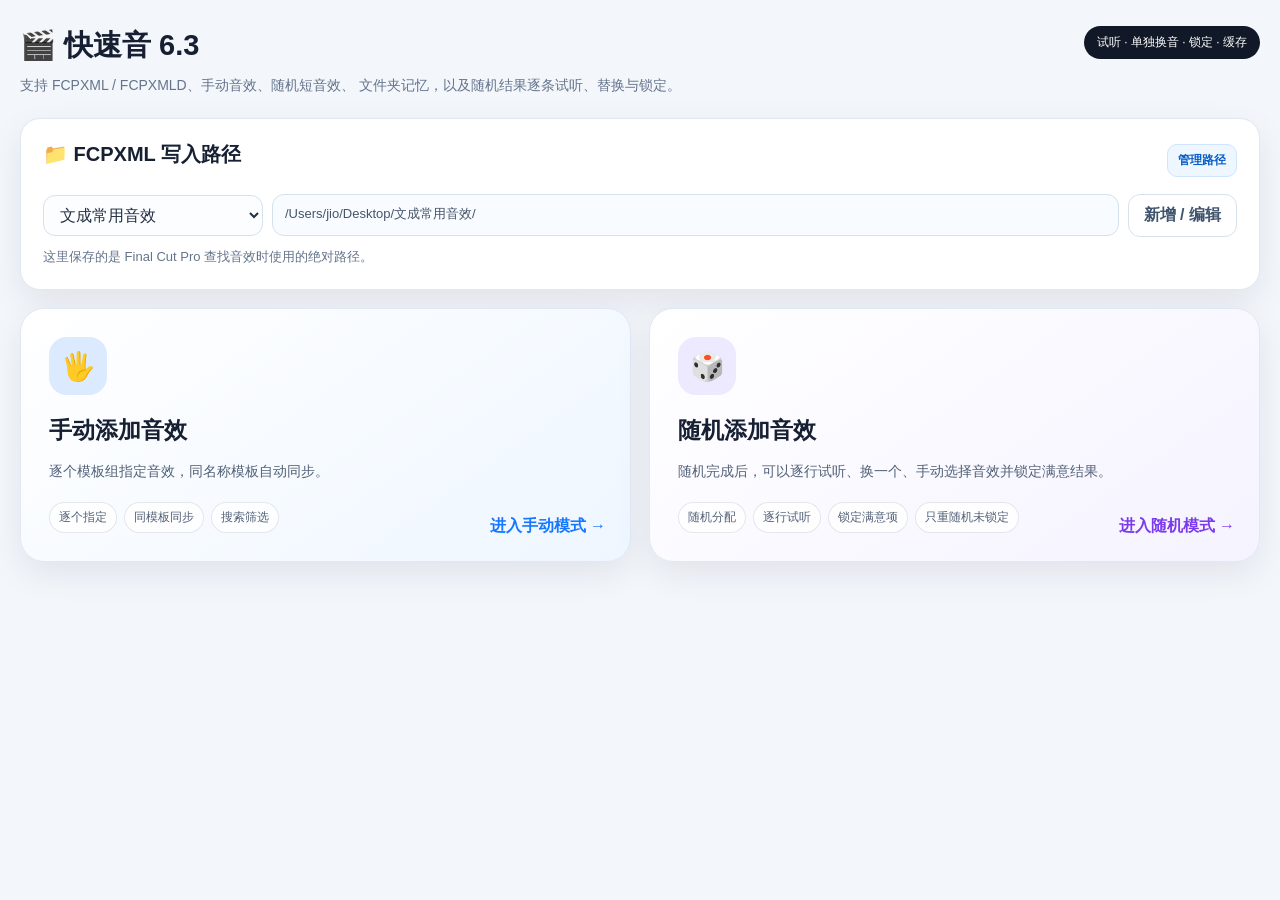
<file: tools/instant-sound-effects-6-3.html>
<!DOCTYPE html>
<html lang="zh-CN">
<head>
<meta charset="UTF-8">
<meta name="viewport" content="width=device-width,initial-scale=1.0">
<title>快速音 6.3｜随机结果可试听替换锁定版</title>

<style>
*{
    box-sizing:border-box;
    font-family:-apple-system,BlinkMacSystemFont,"Segoe UI","PingFang SC","Microsoft YaHei",Arial,sans-serif
}

:root{
    --blue:#1677ff;
    --blue-soft:#eef6ff;
    --green:#10b981;
    --purple:#8b5cf6;
    --purple-soft:#f5f3ff;
    --orange:#f59e0b;
    --red:#ef4444;
    --ink:#172033;
    --muted:#64748b;
    --line:#dfe8f3;
    --bg:#f3f6fb;
    --card:#ffffff;
    --shadow:0 12px 34px rgba(15,23,42,.08)
}

html{
    scroll-behavior:smooth
}

body{
    margin:0;
    min-height:100vh;
    background:var(--bg);
    color:var(--ink);
    padding-bottom:92px
}

button,
input,
select{
    font:inherit
}

.hidden{
    display:none!important
}

.app{
    width:min(1240px,calc(100% - 28px));
    margin:auto;
    padding:26px 0 40px
}

.card{
    background:var(--card);
    border:1px solid var(--line);
    border-radius:20px;
    padding:22px;
    box-shadow:var(--shadow);
    margin-bottom:18px
}

.hero,
.tool-header,
.path-head,
.toolbar,
.footer-inner,
.modal-head{
    display:flex;
    align-items:center;
    justify-content:space-between;
    gap:14px
}

.hero{
    align-items:flex-start;
    margin-bottom:20px
}

.hero h1,
.tool-title h1{
    margin:0
}

.hero h1{
    font-size:29px
}

.hero p{
    margin:8px 0 0;
    color:var(--muted);
    font-size:14px;
    line-height:1.7
}

.version{
    background:#111827;
    color:#fff;
    border-radius:999px;
    padding:8px 13px;
    font-size:12px;
    white-space:nowrap
}

h2{
    margin:0 0 12px;
    font-size:20px
}

h3{
    margin:0 0 10px;
    font-size:16px
}

.tip{
    background:#f8fbff;
    border:1px solid #dbeafe;
    border-radius:14px;
    padding:12px 14px;
    color:#31537a;
    font-size:13px;
    line-height:1.7;
    margin:10px 0
}

.ok{
    color:#047857;
    font-weight:800
}

.warn{
    color:#b45309;
    font-weight:800
}

.muted{
    color:var(--muted)
}

code{
    background:#f1f5f9;
    padding:2px 6px;
    border-radius:6px
}

.btn{
    border:0;
    border-radius:12px;
    padding:10px 15px;
    cursor:pointer;
    font-weight:750;
    transition:.15s
}

.btn:hover{
    transform:translateY(-1px);
    filter:brightness(.98)
}

.btn.primary{
    background:var(--blue);
    color:#fff
}

.btn.secondary{
    background:var(--blue-soft);
    color:#075ec7;
    border:1px solid #cfe4ff
}

.btn.ghost{
    background:#fff;
    color:#40536d;
    border:1px solid #d7e2ef
}

.btn.purple{
    background:#7c3aed;
    color:#fff
}

.btn.warn{
    background:#fff7ed;
    color:#b45309;
    border:1px solid #fed7aa
}

.btn.danger{
    background:#fff1f2;
    color:#be123c;
    border:1px solid #fecdd3
}

.btn.small{
    padding:7px 10px;
    border-radius:10px;
    font-size:12px
}

.btn:disabled{
    opacity:.45;
    cursor:not-allowed;
    transform:none
}

.input,
.select,
.search{
    border:1px solid #d6e1ee;
    background:#fbfdff;
    color:#243044
}

.input,
.select{
    width:100%;
    border-radius:12px;
    padding:10px 12px
}

.search{
    min-width:190px;
    border-radius:999px;
    padding:9px 12px
}

/* 路径 */

.path-row{
    display:grid;
    grid-template-columns:220px minmax(0,1fr) auto;
    gap:9px;
    margin-top:14px;
    align-items:center
}

.path-view{
    min-height:42px;
    border:1px solid #d6e1ee;
    background:#f8fbff;
    border-radius:12px;
    padding:10px 12px;
    color:#475569;
    font-size:13px;
    word-break:break-all
}

/* 模式选择 */

.mode-grid{
    display:grid;
    grid-template-columns:1fr 1fr;
    gap:18px
}

.mode-card{
    position:relative;
    min-height:250px;
    padding:28px;
    border:1px solid var(--line);
    border-radius:24px;
    box-shadow:var(--shadow);
    cursor:pointer;
    transition:.18s;
    overflow:hidden
}

.mode-card:hover{
    transform:translateY(-3px);
    box-shadow:0 18px 44px rgba(15,23,42,.12)
}

.mode-card.manual{
    background:linear-gradient(145deg,#fff,#eef6ff)
}

.mode-card.random{
    background:linear-gradient(145deg,#fff,#f5f3ff)
}

.mode-icon{
    width:58px;
    height:58px;
    border-radius:18px;
    display:flex;
    align-items:center;
    justify-content:center;
    font-size:28px;
    margin-bottom:20px
}

.manual .mode-icon{
    background:#dbeafe
}

.random .mode-icon{
    background:#ede9fe
}

.mode-card h2{
    font-size:23px
}

.mode-card p{
    color:#526177;
    font-size:14px;
    line-height:1.7
}

.mode-tags{
    display:flex;
    flex-wrap:wrap;
    gap:7px;
    margin-top:18px
}

.tag{
    background:rgba(255,255,255,.8);
    border:1px solid rgba(148,163,184,.25);
    color:#526177;
    border-radius:999px;
    padding:6px 9px;
    font-size:12px
}

.mode-enter{
    position:absolute;
    right:24px;
    bottom:24px;
    font-weight:800;
    color:var(--blue)
}

.random .mode-enter{
    color:#7c3aed
}

/* 工具标题 */

.tool-title{
    display:flex;
    align-items:center;
    gap:10px;
    flex-wrap:wrap
}

.mode-badge{
    border-radius:999px;
    padding:7px 10px;
    font-size:12px;
    font-weight:800
}

.mode-badge.manual{
    background:#dbeafe;
    color:#1d4ed8
}

.mode-badge.random{
    background:#ede9fe;
    color:#7c3aed
}

.tool-path{
    display:flex;
    align-items:center;
    gap:8px;
    min-width:0
}

.tool-path select{
    width:180px
}

.tool-path-text{
    max-width:320px;
    overflow:hidden;
    text-overflow:ellipsis;
    white-space:nowrap;
    color:var(--muted);
    font-size:12px
}

/* 主布局 */

.layout{
    display:grid;
    grid-template-columns:minmax(0,1fr) 320px;
    gap:18px;
    align-items:start
}

.status-card{
    position:sticky;
    top:14px
}

/* XML 导入 */

.drop-big{
    border:2px dashed var(--blue);
    padding:28px 18px;
    border-radius:18px;
    text-align:center;
    background:#f3f9ff;
    color:#0f4c81;
    cursor:pointer;
    transition:.15s
}

.drop-big.active{
    background:#e2f1ff;
    transform:scale(1.005)
}

.drop-big strong{
    display:block;
    font-size:17px;
    margin-bottom:6px
}

.drop-big small{
    color:#5e7890;
    line-height:1.6
}

.support-list,
.drop-actions,
.pool-actions,
.row-actions,
.folder-actions{
    display:flex;
    align-items:center;
    flex-wrap:wrap;
    gap:7px
}

.support-list,
.drop-actions{
    justify-content:center;
    margin-top:12px
}

.support-item{
    background:#fff;
    color:#31537a;
    border:1px solid #cfe4ff;
    border-radius:999px;
    padding:5px 8px;
    font-size:11px
}

.file-info{
    margin-top:9px;
    color:#64748b;
    font-size:13px;
    line-height:1.65;
    word-break:break-word
}

.scan-info{
    margin-top:10px;
    padding:10px 12px;
    border-radius:12px;
    background:#f5f3ff;
    border:1px solid #e9ddff;
    color:#6d28d9;
    font-size:13px
}

.error{
    display:none;
    margin-top:10px;
    padding:12px 14px;
    border-radius:12px;
    background:#fff7ed;
    border:1px solid #fed7aa;
    color:#9a3412;
    font-size:13px
}

/* 统计 */

.summary{
    display:grid;
    grid-template-columns:repeat(4,1fr);
    gap:10px;
    margin-bottom:14px
}

.stat{
    background:#f8fafc;
    border:1px solid #edf2f7;
    border-radius:14px;
    padding:13px
}

.stat span{
    color:var(--muted);
    font-size:12px
}

.stat strong{
    display:block;
    margin-top:4px;
    font-size:22px
}

/* 筛选 */

.toolbar{
    flex-wrap:wrap;
    margin:12px 0
}

.toolbar-group{
    display:flex;
    align-items:center;
    flex-wrap:wrap;
    gap:8px
}

.pill{
    background:#fff;
    color:#40536d;
    border:1px solid #d6e1ee;
    border-radius:999px;
    padding:8px 12px;
    cursor:pointer
}

.pill.active{
    color:#fff;
    background:var(--blue);
    border-color:var(--blue)
}

/* 模板卡片 */

.template-card{
    background:#fff;
    border:1px solid #e5edf7;
    border-left:5px solid var(--green);
    border-radius:15px;
    padding:15px;
    margin-bottom:11px
}

.template-card.compound{
    border-left-color:var(--purple);
    background:#fdfcff
}

.template-card.mixed{
    border-left-color:var(--orange);
    background:#fffefb
}

.template-card h4{
    display:flex;
    align-items:center;
    flex-wrap:wrap;
    gap:7px;
    margin:0 0 8px;
    font-size:14px
}

.badge{
    display:inline-flex;
    align-items:center;
    padding:6px 8px;
    border-radius:999px;
    font-size:11px;
    line-height:1;
    font-weight:800
}

.badge.outside{
    background:#d1fae5;
    color:#047857
}

.badge.compound{
    background:#ede9fe;
    color:#6d28d9
}

.badge.mixed{
    background:#ffedd5;
    color:#c2410c
}

.badge.group{
    background:#fef3c7;
    color:#92400e
}

.badge.manual{
    background:#dbeafe;
    color:#1d4ed8
}

.badge.auto{
    background:#f3e8ff;
    color:#7e22ce
}

.badge.locked{
    background:#fee2e2;
    color:#b91c1c
}

.badge.none{
    background:#f1f5f9;
    color:#64748b
}

.meta{
    color:#64748b;
    font-size:12px;
    line-height:1.65;
    margin-bottom:10px;
    word-break:break-word
}

.drop-audio{
    border:2px dashed #6aaeff;
    background:#f8fbff;
    color:#1d4ed8;
    border-radius:12px;
    padding:13px;
    text-align:center;
    cursor:pointer
}

.drop-audio.active{
    background:#e7f3ff
}

/* 音效池 */

.pool{
    background:#fbfaff;
    border:1px solid #e9ddff;
    border-radius:16px;
    padding:16px
}

.folder-memory{
    display:grid;
    grid-template-columns:minmax(0,1fr) auto;
    gap:12px;
    align-items:start;
    border:1px solid #ddd6fe;
    background:#fff;
    border-radius:14px;
    padding:14px;
    margin:12px 0
}

.folder-memory-title{
    display:flex;
    align-items:center;
    gap:8px;
    flex-wrap:wrap;
    font-weight:800
}

.folder-memory-meta{
    margin-top:6px;
    color:#64748b;
    font-size:12px;
    line-height:1.65
}

.folder-actions{
    justify-content:flex-end
}

.setting-row{
    display:flex;
    align-items:center;
    flex-wrap:wrap;
    gap:8px;
    margin:8px 0;
    font-size:13px
}

.setting-row input[type="number"]{
    width:76px;
    padding:7px 8px;
    border:1px solid #d6e1ee;
    border-radius:9px
}

.pool-actions{
    margin-top:12px
}

.progress{
    height:8px;
    margin-top:10px;
    overflow:hidden;
    background:#e8edf5;
    border-radius:999px
}

.progress div{
    width:0;
    height:100%;
    background:var(--purple);
    transition:.15s
}

.pool-list{
    max-height:190px;
    overflow:auto;
    margin-top:10px;
    padding:10px;
    border:1px solid #e5edf7;
    border-radius:12px;
    background:#fff;
    color:#526177;
    font-size:12px;
    line-height:1.7
}

/* 随机结果表格 */

.table-wrap{
    overflow:auto;
    border:1px solid #e5edf7;
    border-radius:14px;
    background:#fff
}

table{
    width:100%;
    border-collapse:collapse;
    font-size:13px
}

th,
td{
    padding:11px 10px;
    border-bottom:1px solid #edf2f7;
    text-align:left;
    vertical-align:top
}

th{
    background:#f8fafc;
    color:#526177;
    font-size:12px
}

tr:last-child td{
    border-bottom:0
}

.sound-name{
    color:#047857;
    font-weight:800;
    word-break:break-word
}

.row-actions{
    min-width:255px
}

.row-actions .btn{
    padding:6px 8px;
    font-size:11px
}

.lock-row{
    background:#fffdfd
}

/* 状态 */

.status-row{
    display:flex;
    justify-content:space-between;
    gap:10px;
    padding:9px 0;
    border-bottom:1px solid #eef2f7;
    font-size:13px
}

.status-row:last-child{
    border-bottom:0
}

.status-row strong{
    max-width:175px;
    overflow:hidden;
    text-overflow:ellipsis;
    white-space:nowrap
}

details{
    margin-top:12px;
    padding:11px;
    border:1px solid #e5edf7;
    border-radius:13px;
    background:#fbfdff
}

summary{
    cursor:pointer;
    font-weight:800;
    color:#334155
}

.details-body{
    margin-top:10px;
    font-size:13px;
    line-height:1.7
}

/* 底栏 */

.footer{
    position:fixed;
    left:0;
    right:0;
    bottom:0;
    z-index:40;
    background:rgba(255,255,255,.94);
    backdrop-filter:blur(14px);
    border-top:1px solid #dbe5f1;
    box-shadow:0 -5px 20px rgba(15,23,42,.07)
}

.footer-inner{
    width:min(1240px,calc(100% - 28px));
    margin:auto;
    padding:11px 0
}

.footer-stats,
.footer-actions{
    display:flex;
    flex-wrap:wrap;
    gap:9px;
    align-items:center
}

.footer-stats{
    color:#526177;
    font-size:13px
}

.footer-stats b{
    color:#111827
}

/* 弹窗 */

.modal-layer{
    position:fixed;
    inset:0;
    z-index:100;
    display:flex;
    align-items:center;
    justify-content:center;
    padding:18px;
    background:rgba(15,23,42,.48)
}

.modal{
    width:min(820px,100%);
    max-height:88vh;
    overflow:auto;
    padding:22px;
    background:#fff;
    border-radius:20px;
    box-shadow:0 26px 76px rgba(15,23,42,.28)
}

.form-grid{
    display:grid;
    grid-template-columns:180px minmax(0,1fr) auto;
    gap:9px;
    align-items:end;
    margin:16px 0
}

.form-grid label{
    display:block;
    margin-bottom:6px;
    color:#64748b;
    font-size:12px
}

.saved-path{
    display:grid;
    grid-template-columns:170px minmax(0,1fr) auto;
    gap:10px;
    align-items:center;
    padding:11px 0;
    border-top:1px solid #edf2f7
}

.saved-path:first-child{
    border-top:0
}

.saved-path-name{
    font-weight:800
}

.saved-path-value{
    color:#64748b;
    font-size:12px;
    word-break:break-all
}

.saved-path-actions{
    display:flex;
    justify-content:flex-end;
    flex-wrap:wrap;
    gap:6px
}

.xml-choice,
.pool-choice{
    display:grid;
    grid-template-columns:auto minmax(0,1fr) auto;
    gap:12px;
    align-items:center;
    padding:12px;
    margin-top:9px;
    background:#fff;
    border:1px solid #e5edf7;
    border-radius:13px
}

.xml-choice{
    cursor:pointer
}

.xml-choice:hover,
.pool-choice:hover{
    background:#f8fbff
}

.choice-name{
    font-weight:800
}

.choice-path{
    margin-top:4px;
    color:#64748b;
    font-size:12px;
    word-break:break-all
}

.choice-side{
    color:#64748b;
    font-size:12px;
    white-space:nowrap
}

.pool-choice-actions{
    display:flex;
    gap:7px;
    align-items:center
}

.empty{
    padding:24px;
    color:#64748b;
    text-align:center;
    border:1px dashed #cbd5e1;
    border-radius:13px
}

@media(max-width:1000px){
    .layout{
        grid-template-columns:1fr
    }

    .status-card{
        position:static
    }

    .mode-grid{
        grid-template-columns:1fr
    }

    .path-row{
        grid-template-columns:1fr
    }

    .tool-header{
        align-items:flex-start;
        flex-direction:column
    }

    .tool-path{
        width:100%;
        flex-wrap:wrap
    }

    .summary{
        grid-template-columns:repeat(2,1fr)
    }

    .folder-memory{
        grid-template-columns:1fr
    }

    .folder-actions{
        justify-content:flex-start
    }
}

@media(max-width:650px){
    .app{
        width:min(100% - 20px,1240px);
        padding-top:18px
    }

    .hero{
        display:block
    }

    .version{
        display:inline-block;
        margin-top:10px
    }

    .summary{
        grid-template-columns:1fr
    }

    .form-grid,
    .saved-path{
        grid-template-columns:1fr
    }

    .saved-path-actions{
        justify-content:flex-start
    }

    .footer-inner{
        align-items:flex-start;
        flex-direction:column
    }

    .xml-choice,
    .pool-choice{
        grid-template-columns:auto minmax(0,1fr)
    }

    .choice-side,
    .pool-choice-actions{
        grid-column:2
    }

    .row-actions{
        min-width:220px
    }
}
</style>
</head>

<body>

<div class="app">

    <!-- 首页 -->
    <section id="homeView">

        <header class="hero">

            <div>
                <h1>🎬 快速音 6.3</h1>

                <p>
                    支持 FCPXML / FCPXMLD、手动音效、随机短音效、
                    文件夹记忆，以及随机结果逐条试听、替换与锁定。
                </p>
            </div>

            <span class="version">
                试听 · 单独换音 · 锁定 · 缓存
            </span>

        </header>

        <section class="card">

            <div class="path-head">

                <h2>📁 FCPXML 写入路径</h2>

                <button class="btn secondary small"
                        onclick="openPathManager()">
                    管理路径
                </button>

            </div>

            <div class="path-row">

                <select id="homePathSelect"
                        class="select"
                        onchange="selectSavedPath(this.value)">
                </select>

                <div id="homePathView"
                     class="path-view">
                </div>

                <button class="btn ghost"
                        onclick="openPathManager()">
                    新增 / 编辑
                </button>

            </div>

            <div class="file-info">
                这里保存的是 Final Cut Pro 查找音效时使用的绝对路径。
            </div>

        </section>

        <div class="mode-grid">

            <article class="mode-card manual"
                     onclick="enterMode('manual')">

                <div class="mode-icon">🖐</div>

                <h2>手动添加音效</h2>

                <p>
                    逐个模板组指定音效，同名称模板自动同步。
                </p>

                <div class="mode-tags">
                    <span class="tag">逐个指定</span>
                    <span class="tag">同模板同步</span>
                    <span class="tag">搜索筛选</span>
                </div>

                <div class="mode-enter">
                    进入手动模式 →
                </div>

            </article>

            <article class="mode-card random"
                     onclick="enterMode('random')">

                <div class="mode-icon">🎲</div>

                <h2>随机添加音效</h2>

                <p>
                    随机完成后，可以逐行试听、换一个、手动选择音效并锁定满意结果。
                </p>

                <div class="mode-tags">
                    <span class="tag">随机分配</span>
                    <span class="tag">逐行试听</span>
                    <span class="tag">锁定满意项</span>
                    <span class="tag">只重随机未锁定</span>
                </div>

                <div class="mode-enter">
                    进入随机模式 →
                </div>

            </article>

        </div>

    </section>

    <!-- 工具页 -->
    <section id="toolView" class="hidden">

        <header class="tool-header">

            <div class="tool-title">

                <button class="btn ghost small"
                        onclick="backHome()">
                    ← 返回模式选择
                </button>

                <h1 id="toolTitle">快速音</h1>

                <span id="modeBadge"
                      class="mode-badge">
                </span>

            </div>

            <div class="tool-path">

                <select id="toolPathSelect"
                        class="select"
                        onchange="selectSavedPath(this.value)">
                </select>

                <span id="toolPathText"
                      class="tool-path-text">
                </span>

                <button class="btn secondary small"
                        onclick="openPathManager()">
                    管理路径
                </button>

            </div>

        </header>

        <div class="layout">

            <main>

                <!-- XML -->
                <section class="card">

                    <h2>1️⃣ 导入 FCPXML / FCPXMLD</h2>

                    <div class="tip">
                        支持 <code>.fcpxml</code>、<code>.xml</code>
                        和 macOS 的 <code>.fcpxmld</code> 项目包。
                        拖入项目包后会递归查找内部 FCPXML。
                    </div>

                    <div id="xmlDrop"
                         class="drop-big"
                         onclick="document.getElementById('xmlFileInput').click()"
                         ondragover="xmlDragOver(event)"
                         ondragleave="xmlDragLeave(event)"
                         ondrop="xmlDrop(event)">

                        <strong>
                            📂 拖入 FCPXML 文件或 FCPXMLD 项目包
                        </strong>

                        <small>
                            从 Finder 直接拖入 .fcpxmld 最稳定。
                        </small>

                        <div class="support-list">
                            <span class="support-item">.fcpxml</span>
                            <span class="support-item">.xml</span>
                            <span class="support-item">.fcpxmld</span>
                            <span class="support-item">普通文件夹</span>
                        </div>

                        <div class="drop-actions">

                            <button type="button"
                                    class="btn secondary small"
                                    onclick="event.stopPropagation();document.getElementById('xmlFileInput').click()">
                                选择 FCPXML
                            </button>

                            <button type="button"
                                    class="btn ghost small"
                                    onclick="event.stopPropagation();document.getElementById('xmlFolderInput').click()">
                                选择文件夹
                            </button>

                        </div>

                    </div>

                    <input id="xmlFileInput"
                           class="hidden"
                           type="file"
                           accept=".fcpxml,.fcpml,.xml,text/xml,application/xml"
                           onchange="chooseXmlFile(event)">

                    <input id="xmlFolderInput"
                           class="hidden"
                           type="file"
                           webkitdirectory
                           directory
                           multiple
                           onchange="chooseXmlFolder(event)">

                    <div id="xmlInfo"
                         class="file-info">
                        未选择 FCPXML 或 FCPXMLD
                    </div>

                    <div id="xmlScanInfo"
                         class="scan-info hidden">
                    </div>

                    <div id="errorBox"
                         class="error">
                    </div>

                </section>

                <!-- 手动 -->
                <section id="manualPanel"
                         class="card hidden">

                    <h2>2️⃣ 逐个模板添加音效</h2>

                    <div id="manualSummary"
                         class="summary">
                    </div>

                    <div class="toolbar">

                        <div class="toolbar-group">

                            <button class="pill active"
                                    data-manual-filter="all"
                                    onclick="setManualFilter('all',this)">
                                全部
                            </button>

                            <button class="pill"
                                    data-manual-filter="compound"
                                    onclick="setManualFilter('compound',this)">
                                含复合片段内
                            </button>

                            <button class="pill"
                                    data-manual-filter="outside"
                                    onclick="setManualFilter('outside',this)">
                                含复合片段外
                            </button>

                        </div>

                        <input id="manualSearch"
                               class="search"
                               placeholder="搜索模板组"
                               oninput="renderManual()">

                    </div>

                    <div id="manualList"></div>

                </section>

                <!-- 随机 -->
                <section id="randomPanel"
                         class="card hidden">

                    <h2>2️⃣ 扫描并随机添加短音效</h2>

                    <div id="randomSummary"
                         class="summary">
                    </div>

                    <div class="pool">

                        <h3>短音效池</h3>

                        <div id="folderMemoryCard"
                             class="folder-memory">

                            <div>

                                <div class="folder-memory-title">

                                    <span>📁</span>

                                    <span id="rememberedFolderTitle">
                                        尚未记住音效文件夹
                                    </span>

                                    <span id="folderPermissionBadge"
                                          class="badge none">
                                        未连接
                                    </span>

                                </div>

                                <div id="rememberedFolderMeta"
                                     class="folder-memory-meta">
                                    首次点击“选择并记住文件夹”。
                                    工具只保存目录句柄和音效元数据，不复制音频文件。
                                </div>

                            </div>

                            <div class="folder-actions">

                                <button id="chooseRememberFolderBtn"
                                        class="btn purple small"
                                        onclick="chooseAndRememberFolder()">
                                    选择并记住文件夹
                                </button>

                                <button id="restoreFolderBtn"
                                        class="btn secondary small hidden"
                                        onclick="restoreSavedFolderPermission()">
                                    恢复权限
                                </button>

                                <button id="rescanFolderBtn"
                                        class="btn ghost small hidden"
                                        onclick="rescanRememberedFolder()">
                                    重新扫描
                                </button>

                                <button id="forgetFolderBtn"
                                        class="btn danger small hidden"
                                        onclick="forgetRememberedFolder()">
                                    忘记文件夹
                                </button>

                            </div>

                        </div>

                        <div id="apiWarning"
                             class="tip hidden">
                        </div>

                        <div class="setting-row">

                            <span>时长范围</span>

                            <input id="poolMin"
                                   type="number"
                                   min="0"
                                   max="10"
                                   step="0.01"
                                   value="0.03"
                                   onchange="handlePoolRangeChange()">

                            <span>至</span>

                            <input id="poolMax"
                                   type="number"
                                   min="0.01"
                                   max="10"
                                   step="0.05"
                                   value="1.00"
                                   onchange="handlePoolRangeChange()">

                            <span>秒</span>

                        </div>

                        <div class="setting-row">

                            <label>
                                <input id="avoidRepeat"
                                       type="checkbox"
                                       checked
                                       onchange="saveSettings()">

                                同一轮尽量不重复使用同一个音效
                            </label>

                        </div>

                        <div class="tip">
                            随机结果操作：
                            <b>试听</b>检查音效，
                            <b>换一个</b>只替换当前模板组，
                            <b>手动选择</b>从短音效池挑选，
                            满意后可<b>锁定</b>。
                            “随机未锁定”不会改变已锁定结果。
                        </div>

                        <div class="pool-actions">

                            <input id="soundFolderInput"
                                   class="hidden"
                                   type="file"
                                   webkitdirectory
                                   directory
                                   multiple
                                   onchange="chooseSoundFolderFallback(event)">

                            <button id="fallbackFolderBtn"
                                    class="btn secondary hidden"
                                    onclick="document.getElementById('soundFolderInput').click()">
                                兼容模式选择文件夹
                            </button>

                            <button class="btn primary"
                                    onclick="randomizeUnlocked()">
                                🎲 随机未锁定
                            </button>

                            <button class="btn ghost"
                                    onclick="randomizeAll()">
                                全部重随机
                            </button>

                            <button class="btn warn"
                                    onclick="clearUnlockedAssignments()">
                                清除未锁定
                            </button>

                            <button class="btn ghost"
                                    onclick="stopPreview()">
                                停止试听
                            </button>

                            <button class="btn ghost"
                                    onclick="clearCurrentFolderCache()">
                                清除缓存
                            </button>

                        </div>

                        <div id="soundPoolInfo"
                             class="file-info">
                            尚未恢复音效池
                        </div>

                        <div id="poolProgress"
                             class="progress hidden">
                            <div id="poolProgressBar"></div>
                        </div>

                        <div id="soundPoolList"
                             class="pool-list hidden">
                        </div>

                    </div>

                    <div class="toolbar">

                        <div class="toolbar-group">

                            <button class="pill active"
                                    data-random-filter="all"
                                    onclick="setRandomFilter('all',this)">
                                全部
                            </button>

                            <button class="pill"
                                    data-random-filter="assigned"
                                    onclick="setRandomFilter('assigned',this)">
                                已分配
                            </button>

                            <button class="pill"
                                    data-random-filter="locked"
                                    onclick="setRandomFilter('locked',this)">
                                已锁定
                            </button>

                            <button class="pill"
                                    data-random-filter="unassigned"
                                    onclick="setRandomFilter('unassigned',this)">
                                未分配
                            </button>

                        </div>

                        <input id="randomSearch"
                               class="search"
                               placeholder="搜索模板组或音效"
                               oninput="renderRandom()">

                    </div>

                    <div id="randomResults"></div>

                </section>

            </main>

            <!-- 状态 -->
            <aside>

                <section class="card status-card">

                    <h3>📊 当前状态</h3>

                    <div id="statusList"></div>

                    <details open>

                        <summary>生成前检查</summary>

                        <div id="preflight"
                             class="details-body">
                        </div>

                    </details>

                    <details>

                        <summary>高级去重设置</summary>

                        <div class="details-body">

                            <div class="setting-row">

                                <label>
                                    <input id="dedupeSameAudio"
                                           type="checkbox"
                                           checked
                                           onchange="saveSettings();updateStatus()">

                                    同一时间点相同音效只插入一次
                                </label>

                            </div>

                            <div class="setting-row">

                                <label>
                                    <input id="dedupeAnyAudio"
                                           type="checkbox"
                                           onchange="saveSettings();updateStatus()">

                                    同一时间点只保留一个音效，即使文件不同
                                </label>

                            </div>

                            <div class="setting-row">

                                <span>容差</span>

                                <input id="dedupeFrames"
                                       type="number"
                                       min="0"
                                       max="25"
                                       step="1"
                                       value="2"
                                       onchange="saveSettings();updateStatus()">

                                <span>帧，按</span>

                                <input id="dedupeFps"
                                       type="number"
                                       min="1"
                                       max="120"
                                       step="1"
                                       value="25"
                                       onchange="saveSettings();updateStatus()">

                                <span>fps</span>

                            </div>

                        </div>

                    </details>

                </section>

            </aside>

        </div>

    </section>

</div>

<!-- 底栏 -->
<div id="footer"
     class="footer hidden">

    <div class="footer-inner">

        <div id="footerStats"
             class="footer-stats">
        </div>

        <div class="footer-actions">

            <button id="secondaryFooterButton"
                    class="btn ghost small"
                    onclick="footerSecondaryAction()">
            </button>

            <button class="btn primary"
                    onclick="generateXml()">
                ✅ 生成带音效 XML
            </button>

        </div>

    </div>

</div>

<!-- 路径管理 -->
<div id="pathModal"
     class="modal-layer hidden"
     onclick="closePathModalByLayer(event)">

    <div class="modal">

        <div class="modal-head">

            <h2>FCPXML 写入路径管理</h2>

            <button class="btn ghost small"
                    onclick="closePathManager()">
                关闭
            </button>

        </div>

        <div class="tip">
            路径保存在当前浏览器 localStorage。
        </div>

        <div class="form-grid">

            <div>

                <label>路径名称</label>

                <input id="pathNameInput"
                       class="input"
                       placeholder="例如：常用点击音效">

            </div>

            <div>

                <label>绝对路径</label>

                <input id="pathValueInput"
                       class="input"
                       placeholder="/Users/xxx/Desktop/音效/">

            </div>

            <button id="savePathButton"
                    class="btn primary"
                    onclick="savePathForm()">
                保存路径
            </button>

        </div>

        <div id="savedPathList"></div>

    </div>

</div>

<!-- XML 选择 -->
<div id="xmlModal"
     class="modal-layer hidden"
     onclick="closeXmlModalByLayer(event)">

    <div class="modal">

        <div class="modal-head">

            <h2>选择要读取的 FCPXML</h2>

            <button class="btn ghost small"
                    onclick="closeXmlModal()">
                取消
            </button>

        </div>

        <div id="xmlChoiceSummary"
             class="tip">
        </div>

        <div id="xmlChoiceList"></div>

        <div style="display:flex;justify-content:flex-end;gap:8px;margin-top:16px">

            <button class="btn ghost"
                    onclick="closeXmlModal()">
                取消
            </button>

            <button class="btn primary"
                    onclick="confirmXmlChoice()">
                读取选中文件
            </button>

        </div>

    </div>

</div>

<!-- 音效池手动选择 -->
<div id="poolModal"
     class="modal-layer hidden"
     onclick="closePoolModalByLayer(event)">

    <div class="modal">

        <div class="modal-head">

            <h2 id="poolModalTitle">
                从短音效池选择
            </h2>

            <button class="btn ghost small"
                    onclick="closePoolModal()">
                关闭
            </button>

        </div>

        <div class="tip">
            使用后会替换整个同名模板组，并自动锁定该结果。
        </div>

        <input id="poolSearch"
               class="input"
               placeholder="搜索文件名或相对路径"
               oninput="renderPoolChoices()">

        <div id="poolChoiceList"
             style="margin-top:12px">
        </div>

    </div>

</div>

<script>
const DEFAULT_SOUND_ROOT="/Users/jio/Desktop/文成常用音效/";
const DEFAULT_AUDIO_RATE=48000;
const QUICK_AUDIO_PREFIX="快速音效__";

const STORAGE_PATHS="quickSound63.paths";
const STORAGE_PATH_ID="quickSound63.pathId";
const STORAGE_SETTINGS="quickSound63.settings";

const DB_NAME="quickSound63.db";
const DB_VERSION=1;
const HANDLE_STORE="folderHandles";
const CACHE_STORE="audioCache";
const ACTIVE_FOLDER_KEY="activeAudioFolder";

let currentMode="";

let originalXml="";
let xmlFileName="";
let xmlSourceLabel="";
let xmlInternalPath="";
let pendingXmlChoices=[];

let templates=[];
let groups=[];

const assignments=new Map();
const lockedGroups=new Set();

let manualFilter="all";
let randomFilter="all";

let soundPool=[];
let allCachedAudio=[];

let savedFolderRecord=null;
let rememberedDirectoryHandle=null;
let folderPermissionState="none";

let savedPaths=[];
let currentPathId="";
let editingPathId="";

const runtimeAudioFileMap=new Map();

let currentPreviewAudio=null;
let currentPreviewUrl="";

let poolTargetGroupId=null;

/* =========================================================
   基础工具
========================================================= */

function makeId(prefix="id"){
    return `${prefix}_${Date.now().toString(36)}_${Math.random().toString(36).slice(2,8)}`;
}

function htmlEscape(value){
    return String(value??"")
        .replaceAll("&","&amp;")
        .replaceAll("<","&lt;")
        .replaceAll(">","&gt;")
        .replaceAll('"',"&quot;")
        .replaceAll("'","&#039;");
}

function xmlEscape(value){
    return String(value??"")
        .replaceAll("&","&amp;")
        .replaceAll('"',"&quot;")
        .replaceAll("<","&lt;")
        .replaceAll(">","&gt;");
}

function escapeRegex(value){
    return String(value)
        .replace(/[.*+?^${}()|[\]\\]/g,"\\$&");
}

function normalizeRoot(path){
    let value=String(path||"").trim();

    if(!value){
        return "";
    }

    return value.endsWith("/")
        ?value
        :value+"/";
}

function formatBytes(bytes){
    const value=Number(bytes||0);

    if(value<1024){
        return `${value} B`;
    }

    if(value<1024*1024){
        return `${(value/1024).toFixed(1)} KB`;
    }

    return `${(value/1024/1024).toFixed(2)} MB`;
}

function showError(message){
    const element=document.getElementById("errorBox");

    element.textContent=message||"";
    element.style.display=message?"block":"none";
}

function setXmlScan(message){
    const element=document.getElementById("xmlScanInfo");

    element.textContent=message;
    element.classList.remove("hidden");
}

function hideXmlScan(){
    document.getElementById("xmlScanInfo")
        .classList.add("hidden");
}

function supportsPersistentDirectory(){
    return window.isSecureContext
        &&typeof window.showDirectoryPicker==="function"
        &&"indexedDB" in window;
}

/* =========================================================
   IndexedDB
========================================================= */

function openDatabase(){
    return new Promise((resolve,reject)=>{

        const request=indexedDB.open(
            DB_NAME,
            DB_VERSION
        );

        request.onupgradeneeded=()=>{

            const database=request.result;

            if(!database.objectStoreNames.contains(HANDLE_STORE)){
                database.createObjectStore(
                    HANDLE_STORE,
                    {
                        keyPath:"id"
                    }
                );
            }

            if(!database.objectStoreNames.contains(CACHE_STORE)){

                const store=database.createObjectStore(
                    CACHE_STORE,
                    {
                        keyPath:"key"
                    }
                );

                store.createIndex(
                    "folderId",
                    "folderId",
                    {
                        unique:false
                    }
                );
            }
        };

        request.onsuccess=()=>resolve(request.result);
        request.onerror=()=>reject(request.error);
    });
}

async function idbGet(storeName,key){
    const database=await openDatabase();

    return new Promise((resolve,reject)=>{

        const transaction=database.transaction(
            storeName,
            "readonly"
        );

        const request=transaction
            .objectStore(storeName)
            .get(key);

        request.onsuccess=()=>resolve(request.result||null);
        request.onerror=()=>reject(request.error);

        transaction.oncomplete=()=>database.close();
    });
}

async function idbPut(storeName,value){
    const database=await openDatabase();

    return new Promise((resolve,reject)=>{

        const transaction=database.transaction(
            storeName,
            "readwrite"
        );

        transaction
            .objectStore(storeName)
            .put(value);

        transaction.oncomplete=()=>{
            database.close();
            resolve();
        };

        transaction.onerror=()=>{
            database.close();
            reject(transaction.error);
        };
    });
}

async function idbDelete(storeName,key){
    const database=await openDatabase();

    return new Promise((resolve,reject)=>{

        const transaction=database.transaction(
            storeName,
            "readwrite"
        );

        transaction
            .objectStore(storeName)
            .delete(key);

        transaction.oncomplete=()=>{
            database.close();
            resolve();
        };

        transaction.onerror=()=>{
            database.close();
            reject(transaction.error);
        };
    });
}

async function idbGetFolderCache(folderId){
    const database=await openDatabase();

    return new Promise((resolve,reject)=>{

        const transaction=database.transaction(
            CACHE_STORE,
            "readonly"
        );

        const request=transaction
            .objectStore(CACHE_STORE)
            .index("folderId")
            .getAll(
                IDBKeyRange.only(folderId)
            );

        request.onsuccess=()=>resolve(request.result||[]);
        request.onerror=()=>reject(request.error);

        transaction.oncomplete=()=>database.close();
    });
}

async function idbDeleteFolderCache(folderId){
    const database=await openDatabase();

    return new Promise((resolve,reject)=>{

        const transaction=database.transaction(
            CACHE_STORE,
            "readwrite"
        );

        const store=transaction.objectStore(CACHE_STORE);

        const request=store
            .index("folderId")
            .openKeyCursor(
                IDBKeyRange.only(folderId)
            );

        request.onsuccess=()=>{

            const cursor=request.result;

            if(cursor){
                store.delete(cursor.primaryKey);
                cursor.continue();
            }
        };

        transaction.oncomplete=()=>{
            database.close();
            resolve();
        };

        transaction.onerror=()=>{
            database.close();
            reject(transaction.error);
        };
    });
}

async function idbDeleteStaleCache(folderId,seenKeys){
    const database=await openDatabase();

    return new Promise((resolve,reject)=>{

        const transaction=database.transaction(
            CACHE_STORE,
            "readwrite"
        );

        const store=transaction.objectStore(CACHE_STORE);

        const request=store
            .index("folderId")
            .openKeyCursor(
                IDBKeyRange.only(folderId)
            );

        request.onsuccess=()=>{

            const cursor=request.result;

            if(cursor){

                if(!seenKeys.has(cursor.primaryKey)){
                    store.delete(cursor.primaryKey);
                }

                cursor.continue();
            }
        };

        transaction.oncomplete=()=>{
            database.close();
            resolve();
        };

        transaction.onerror=()=>{
            database.close();
            reject(transaction.error);
        };
    });
}

/* =========================================================
   写入路径
========================================================= */

function getCurrentSavedPath(){
    return savedPaths.find(
        item=>item.id===currentPathId
    )
    ||savedPaths[0]
    ||null;
}

function getSoundRoot(){
    return normalizeRoot(
        getCurrentSavedPath()?.path
        ||DEFAULT_SOUND_ROOT
    );
}

function loadSavedPaths(){
    try{
        savedPaths=JSON.parse(
            localStorage.getItem(STORAGE_PATHS)
            ||"[]"
        );

        if(!Array.isArray(savedPaths)){
            savedPaths=[];
        }
    }catch(error){
        savedPaths=[];
    }

    if(!savedPaths.length){
        savedPaths=[
            {
                id:makeId("path"),
                name:"文成常用音效",
                path:DEFAULT_SOUND_ROOT
            }
        ];

        localStorage.setItem(
            STORAGE_PATHS,
            JSON.stringify(savedPaths)
        );
    }

    currentPathId=
        localStorage.getItem(STORAGE_PATH_ID)
        ||savedPaths[0].id;

    if(!savedPaths.some(item=>item.id===currentPathId)){
        currentPathId=savedPaths[0].id;
    }

    renderPathSelectors();
}

function persistPaths(){
    localStorage.setItem(
        STORAGE_PATHS,
        JSON.stringify(savedPaths)
    );

    localStorage.setItem(
        STORAGE_PATH_ID,
        currentPathId
    );

    renderPathSelectors();
    refreshCurrentMode();
    renderFolderMemoryCard();
    updateStatus();
}

function renderPathSelectors(){
    const options=savedPaths.map(item=>`
        <option value="${htmlEscape(item.id)}">
            ${htmlEscape(item.name)}
        </option>
    `).join("");

    [
        "homePathSelect",
        "toolPathSelect"
    ].forEach(id=>{

        const element=document.getElementById(id);

        if(element){
            element.innerHTML=options;
            element.value=currentPathId;
        }
    });

    const current=getCurrentSavedPath();

    document.getElementById("homePathView").textContent=
        current
            ?normalizeRoot(current.path)
            :"未设置路径";

    document.getElementById("toolPathText").textContent=
        current
            ?normalizeRoot(current.path)
            :"未设置路径";
}

function selectSavedPath(id){
    if(!savedPaths.some(item=>item.id===id)){
        return;
    }

    currentPathId=id;

    localStorage.setItem(
        STORAGE_PATH_ID,
        id
    );

    renderPathSelectors();
    refreshCurrentMode();
    renderFolderMemoryCard();
    updateStatus();
}

function openPathManager(){
    editingPathId="";

    document.getElementById("pathNameInput").value="";
    document.getElementById("pathValueInput").value="";
    document.getElementById("savePathButton").textContent="保存路径";

    renderSavedPaths();

    document.getElementById("pathModal")
        .classList.remove("hidden");
}

function closePathManager(){
    document.getElementById("pathModal")
        .classList.add("hidden");
}

function closePathModalByLayer(event){
    if(event.target===document.getElementById("pathModal")){
        closePathManager();
    }
}

function renderSavedPaths(){
    document.getElementById("savedPathList").innerHTML=
        savedPaths.map(item=>`
            <div class="saved-path">

                <div class="saved-path-name">

                    ${htmlEscape(item.name)}

                    ${
                        item.id===currentPathId
                            ?'<span class="badge manual">当前</span>'
                            :""
                    }

                </div>

                <div class="saved-path-value">
                    ${htmlEscape(normalizeRoot(item.path))}
                </div>

                <div class="saved-path-actions">

                    <button class="btn secondary small"
                            onclick="setDefaultPath('${item.id}')">
                        设为当前
                    </button>

                    <button class="btn ghost small"
                            onclick="editPath('${item.id}')">
                        编辑
                    </button>

                    <button class="btn danger small"
                            onclick="deletePath('${item.id}')">
                        删除
                    </button>

                </div>

            </div>
        `).join("");
}

function savePathForm(){
    const name=document.getElementById("pathNameInput")
        .value.trim();

    const path=normalizeRoot(
        document.getElementById("pathValueInput").value
    );

    if(!name||!path){
        alert("请填写路径名称和绝对路径。");
        return;
    }

    if(editingPathId){
        const item=savedPaths.find(
            value=>value.id===editingPathId
        );

        if(item){
            item.name=name;
            item.path=path;
        }
    }else{
        const item={
            id:makeId("path"),
            name,
            path
        };

        savedPaths.push(item);
        currentPathId=item.id;
    }

    editingPathId="";

    document.getElementById("pathNameInput").value="";
    document.getElementById("pathValueInput").value="";
    document.getElementById("savePathButton").textContent="保存路径";

    persistPaths();
    renderSavedPaths();
}

function editPath(id){
    const item=savedPaths.find(
        value=>value.id===id
    );

    if(!item){
        return;
    }

    editingPathId=id;

    document.getElementById("pathNameInput").value=item.name;
    document.getElementById("pathValueInput").value=item.path;
    document.getElementById("savePathButton").textContent="保存修改";
}

function deletePath(id){
    if(savedPaths.length<=1){
        alert("至少保留一个常用路径。");
        return;
    }

    const item=savedPaths.find(
        value=>value.id===id
    );

    if(!item){
        return;
    }

    if(!confirm(`确认删除“${item.name}”吗？`)){
        return;
    }

    savedPaths=savedPaths.filter(
        value=>value.id!==id
    );

    if(currentPathId===id){
        currentPathId=savedPaths[0].id;
    }

    persistPaths();
    renderSavedPaths();
}

function setDefaultPath(id){
    currentPathId=id;

    persistPaths();
    renderSavedPaths();
}

/* =========================================================
   设置
========================================================= */

function loadSettings(){
    let settings={};

    try{
        settings=JSON.parse(
            localStorage.getItem(STORAGE_SETTINGS)
            ||"{}"
        );
    }catch(error){}

    setElementValue(
        "poolMin",
        "value",
        settings.poolMin??0.03
    );

    setElementValue(
        "poolMax",
        "value",
        settings.poolMax??1
    );

    setElementValue(
        "avoidRepeat",
        "checked",
        settings.avoidRepeat??true
    );

    setElementValue(
        "dedupeSameAudio",
        "checked",
        settings.dedupeSameAudio??true
    );

    setElementValue(
        "dedupeAnyAudio",
        "checked",
        settings.dedupeAnyAudio??false
    );

    setElementValue(
        "dedupeFrames",
        "value",
        settings.dedupeFrames??2
    );

    setElementValue(
        "dedupeFps",
        "value",
        settings.dedupeFps??25
    );
}

function setElementValue(id,key,value){
    const element=document.getElementById(id);

    if(element){
        element[key]=value;
    }
}

function saveSettings(){
    localStorage.setItem(
        STORAGE_SETTINGS,
        JSON.stringify({
            poolMin:
                Number(
                    document.getElementById("poolMin")?.value
                    ||0.03
                ),

            poolMax:
                Number(
                    document.getElementById("poolMax")?.value
                    ||1
                ),

            avoidRepeat:
                document.getElementById("avoidRepeat")?.checked
                ??true,

            dedupeSameAudio:
                document.getElementById("dedupeSameAudio")?.checked
                ??true,

            dedupeAnyAudio:
                document.getElementById("dedupeAnyAudio")?.checked
                ??false,

            dedupeFrames:
                Number(
                    document.getElementById("dedupeFrames")?.value
                    ||2
                ),

            dedupeFps:
                Number(
                    document.getElementById("dedupeFps")?.value
                    ||25
                )
        })
    );
}

/* =========================================================
   模式
========================================================= */

function enterMode(mode){
    currentMode=mode;

    resetProject();

    document.getElementById("homeView")
        .classList.add("hidden");

    document.getElementById("toolView")
        .classList.remove("hidden");

    document.getElementById("footer")
        .classList.remove("hidden");

    const manual=mode==="manual";

    document.getElementById("toolTitle").textContent=
        manual
            ?"手动添加音效"
            :"随机添加音效";

    const badge=document.getElementById("modeBadge");

    badge.textContent=
        manual
            ?"🖐 手动模式"
            :"🎲 随机模式";

    badge.className=`mode-badge ${mode}`;

    document.getElementById("manualPanel")
        .classList.add("hidden");

    document.getElementById("randomPanel")
        .classList.add("hidden");

    document.getElementById("secondaryFooterButton").textContent=
        manual
            ?"清除全部音效"
            :"随机未锁定";

    renderPathSelectors();

    if(mode==="random"){
        restoreRememberedFolderState();
    }

    updateStatus();
}

function backHome(){
    stopPreview();

    document.getElementById("toolView")
        .classList.add("hidden");

    document.getElementById("homeView")
        .classList.remove("hidden");

    document.getElementById("footer")
        .classList.add("hidden");

    currentMode="";
}

function resetProject(){
    originalXml="";
    xmlFileName="";
    xmlSourceLabel="";
    xmlInternalPath="";
    pendingXmlChoices=[];

    templates=[];
    groups=[];

    assignments.clear();
    lockedGroups.clear();

    document.getElementById("xmlInfo").textContent=
        "未选择 FCPXML 或 FCPXMLD";

    hideXmlScan();
    showError("");
}

/* =========================================================
   文件夹句柄与缓存
========================================================= */

async function restoreRememberedFolderState(){
    try{
        savedFolderRecord=await idbGet(
            HANDLE_STORE,
            ACTIVE_FOLDER_KEY
        );

        rememberedDirectoryHandle=
            savedFolderRecord?.handle
            ||null;

        folderPermissionState="none";

        if(savedFolderRecord?.folderId){
            allCachedAudio=await idbGetFolderCache(
                savedFolderRecord.folderId
            );

            rebuildSoundPoolFromCache();
        }

        if(rememberedDirectoryHandle){
            folderPermissionState=
                await queryDirectoryPermission(
                    rememberedDirectoryHandle
                );
        }else if(savedFolderRecord){
            folderPermissionState="cache-only";
        }

        renderFolderMemoryCard();
        renderRandom();
        updateStatus();
    }catch(error){
        console.warn(error);
        renderFolderMemoryCard();
    }
}

async function queryDirectoryPermission(handle){
    if(!handle?.queryPermission){
        return "unknown";
    }

    try{
        return await handle.queryPermission({
            mode:"read"
        });
    }catch(error){
        return "unknown";
    }
}

function lastPathSegment(path){
    return normalizeRoot(path)
        .split("/")
        .filter(Boolean)
        .pop()
        ||"";
}

function renderFolderMemoryCard(){
    const title=document.getElementById("rememberedFolderTitle");

    if(!title){
        return;
    }

    const meta=document.getElementById("rememberedFolderMeta");
    const badge=document.getElementById("folderPermissionBadge");

    const chooseButton=document.getElementById("chooseRememberFolderBtn");
    const restoreButton=document.getElementById("restoreFolderBtn");
    const rescanButton=document.getElementById("rescanFolderBtn");
    const forgetButton=document.getElementById("forgetFolderBtn");
    const fallbackButton=document.getElementById("fallbackFolderBtn");
    const warning=document.getElementById("apiWarning");

    const supported=supportsPersistentDirectory();

    warning.classList.toggle(
        "hidden",
        supported
    );

    fallbackButton.classList.toggle(
        "hidden",
        supported
    );

    if(!supported){
        warning.innerHTML=window.isSecureContext
            ?"当前浏览器不支持持久化目录句柄，将使用兼容模式。缓存可保留，但重新扫描需要再次选择文件夹。"
            :"当前页面不是 HTTPS / localhost，不能持久保存目录权限。可使用兼容模式。";
    }

    if(!savedFolderRecord){
        title.textContent="尚未记住音效文件夹";

        meta.textContent=
            "首次点击“选择并记住文件夹”。工具只保存目录句柄和音效元数据。";

        badge.className="badge none";
        badge.textContent="未连接";

        chooseButton.textContent=supported
            ?"选择并记住文件夹"
            :"兼容模式选择文件夹";

        restoreButton.classList.add("hidden");
        rescanButton.classList.add("hidden");
        forgetButton.classList.add("hidden");

        return;
    }

    title.textContent=
        savedFolderRecord.name
        ||"已保存音效文件夹";

    const pathName=lastPathSegment(
        getSoundRoot()
    );

    const matched=
        pathName
        &&savedFolderRecord.name
        &&pathName===savedFolderRecord.name;

    meta.innerHTML=`
        缓存音频元数据：
        <strong>${allCachedAudio.length}</strong> 个
        ｜当前短音效：
        <strong>${soundPool.length}</strong> 个
        ｜FCP 路径末级：
        <code>${htmlEscape(pathName||"未设置")}</code>
        ｜
        ${
            matched
                ?'<span class="ok">名称匹配</span>'
                :'<span class="warn">请确认路径对应此文件夹</span>'
        }
    `;

    chooseButton.textContent="更换并记住文件夹";
    forgetButton.classList.remove("hidden");

    if(folderPermissionState==="granted"){
        badge.className="badge auto";
        badge.textContent="权限可用";

        restoreButton.classList.add("hidden");
        rescanButton.classList.remove("hidden");
    }else if(folderPermissionState==="prompt"){
        badge.className="badge group";
        badge.textContent="需确认权限";

        restoreButton.classList.remove("hidden");
        rescanButton.classList.remove("hidden");
    }else if(folderPermissionState==="cache-only"){
        badge.className="badge manual";
        badge.textContent="仅缓存";

        restoreButton.classList.add("hidden");
        rescanButton.classList.add("hidden");
    }else{
        badge.className="badge none";
        badge.textContent="权限不可用";

        restoreButton.classList.toggle(
            "hidden",
            !rememberedDirectoryHandle
        );

        rescanButton.classList.toggle(
            "hidden",
            !rememberedDirectoryHandle
        );
    }
}

async function chooseAndRememberFolder(){
    if(supportsPersistentDirectory()){
        try{
            const handle=await window.showDirectoryPicker({
                mode:"read"
            });

            const oldFolderId=
                savedFolderRecord?.folderId
                ||"";

            let sameFolder=false;

            if(savedFolderRecord?.handle?.isSameEntry){
                try{
                    sameFolder=
                        await savedFolderRecord.handle.isSameEntry(
                            handle
                        );
                }catch(error){}
            }

            const folderId=
                sameFolder
                    ?savedFolderRecord.folderId
                    :`folder_${Date.now()}_${Math.random().toString(36).slice(2,8)}`;

            if(oldFolderId&&oldFolderId!==folderId){
                await idbDeleteFolderCache(oldFolderId);
            }

            savedFolderRecord={
                id:ACTIVE_FOLDER_KEY,
                folderId,
                name:handle.name,
                handle,
                pathId:currentPathId,
                savedAt:Date.now(),
                mode:"handle"
            };

            await idbPut(
                HANDLE_STORE,
                savedFolderRecord
            );

            rememberedDirectoryHandle=handle;
            folderPermissionState="granted";

            allCachedAudio=
                sameFolder
                    ?await idbGetFolderCache(folderId)
                    :[];

            rebuildSoundPoolFromCache();
            renderFolderMemoryCard();

            await scanDirectoryHandle(
                handle,
                savedFolderRecord
            );

            return;
        }catch(error){
            if(error?.name!=="AbortError"){
                alert(
                    "无法记住该文件夹，请确认浏览器允许目录访问。"
                );
            }
        }
    }

    document.getElementById("soundFolderInput")
        .click();
}

async function restoreSavedFolderPermission(){
    if(!rememberedDirectoryHandle?.requestPermission){
        alert(
            "当前浏览器无法恢复目录权限，请重新选择文件夹。"
        );
        return;
    }

    folderPermissionState=
        await rememberedDirectoryHandle.requestPermission({
            mode:"read"
        });

    renderFolderMemoryCard();

    if(folderPermissionState==="granted"){
        alert("文件夹权限已恢复。");
    }
}

async function rescanRememberedFolder(){
    if(!rememberedDirectoryHandle){
        alert("没有可重新扫描的文件夹句柄。");
        return;
    }

    let permission=
        await queryDirectoryPermission(
            rememberedDirectoryHandle
        );

    if(
        permission!=="granted"
        &&rememberedDirectoryHandle.requestPermission
    ){
        permission=
            await rememberedDirectoryHandle.requestPermission({
                mode:"read"
            });
    }

    folderPermissionState=permission;

    renderFolderMemoryCard();

    if(permission!=="granted"){
        alert("未获得文件夹读取权限。");
        return;
    }

    await scanDirectoryHandle(
        rememberedDirectoryHandle,
        savedFolderRecord
    );
}

async function forgetRememberedFolder(){
    if(!savedFolderRecord){
        return;
    }

    if(
        !confirm(
            "确认忘记文件夹并删除元数据缓存吗？不会删除原始音频。"
        )
    ){
        return;
    }

    await idbDeleteFolderCache(
        savedFolderRecord.folderId
    );

    await idbDelete(
        HANDLE_STORE,
        ACTIVE_FOLDER_KEY
    );

    savedFolderRecord=null;
    rememberedDirectoryHandle=null;
    folderPermissionState="none";

    allCachedAudio=[];
    soundPool=[];

    runtimeAudioFileMap.clear();

    renderFolderMemoryCard();
    renderRandom();
    updateStatus();

    document.getElementById("soundPoolInfo").textContent=
        "已忘记文件夹和缓存。";
}

async function clearCurrentFolderCache(){
    if(!savedFolderRecord?.folderId){
        alert("当前没有缓存。");
        return;
    }

    if(
        !confirm(
            "确认清除当前音效元数据缓存吗？不会删除原始音频。"
        )
    ){
        return;
    }

    await idbDeleteFolderCache(
        savedFolderRecord.folderId
    );

    allCachedAudio=[];
    soundPool=[];

    renderFolderMemoryCard();
    renderRandom();
    updateStatus();

    document.getElementById("soundPoolInfo").textContent=
        "缓存已清除。";
}

async function collectAudioFilesFromHandle(
    directoryHandle,
    parentPath="",
    result=[]
){
    for await(
        const [name,entry]
        of directoryHandle.entries()
    ){
        const relativePath=
            parentPath
                ?`${parentPath}/${name}`
                :name;

        if(entry.kind==="directory"){
            await collectAudioFilesFromHandle(
                entry,
                relativePath,
                result
            );
        }else{
            const file=await entry.getFile();

            if(isAudioFile(file)){
                result.push({
                    file,
                    relativePath
                });
            }
        }
    }

    return result;
}

async function scanDirectoryHandle(handle,record){
    const info=document.getElementById("soundPoolInfo");
    const progress=document.getElementById("poolProgress");
    const progressBar=document.getElementById("poolProgressBar");

    progress.classList.remove("hidden");
    progressBar.style.width="0%";

    info.textContent="正在读取文件夹目录……";

    const files=
        await collectAudioFilesFromHandle(handle);

    const oldCache=
        await idbGetFolderCache(record.folderId);

    const oldMap=
        new Map(
            oldCache.map(
                item=>[
                    item.relativePath,
                    item
                ]
            )
        );

    const seenKeys=new Set();
    const newCache=[];

    let decoded=0;
    let reused=0;
    let failed=0;

    runtimeAudioFileMap.clear();

    for(
        let index=0;
        index<files.length;
        index++
    ){
        const {
            file,
            relativePath
        }=files[index];

        runtimeAudioFileMap.set(
            relativePath,
            file
        );

        const key=
            `${record.folderId}|${relativePath}`;

        seenKeys.add(key);

        info.textContent=
            `正在扫描 ${index+1}/${files.length}`
            +`｜复用 ${reused}`
            +`｜分析 ${decoded}`
            +`｜失败 ${failed}`;

        progressBar.style.width=
            `${Math.round((index+1)/Math.max(1,files.length)*100)}%`;

        try{
            const old=oldMap.get(relativePath);

            let cacheItem;

            if(
                old
                &&old.size===file.size
                &&old.lastModified===file.lastModified
            ){
                cacheItem={
                    ...old,
                    key,
                    folderId:record.folderId
                };

                reused++;
            }else{
                const metadata=
                    await getAudioMetadata(file);

                cacheItem={
                    key,
                    folderId:record.folderId,
                    folderName:record.name,

                    relativePath,
                    fileName:file.name,

                    size:file.size,
                    lastModified:file.lastModified,

                    duration:metadata.duration,

                    sample:
                        metadata.sample
                        ||DEFAULT_AUDIO_RATE,

                    channels:
                        metadata.channels
                        ||1,

                    frames:
                        metadata.frames
                        ||Math.floor(
                            (metadata.duration||0)
                            *(metadata.sample||DEFAULT_AUDIO_RATE)
                        ),

                    source:
                        metadata.source
                        ||"读取完成",

                    updatedAt:Date.now()
                };

                await idbPut(
                    CACHE_STORE,
                    cacheItem
                );

                decoded++;
            }

            newCache.push(cacheItem);
        }catch(error){
            failed++;
            console.warn(relativePath,error);
        }

        await new Promise(
            resolve=>setTimeout(resolve,0)
        );
    }

    await idbDeleteStaleCache(
        record.folderId,
        seenKeys
    );

    allCachedAudio=newCache;

    rebuildSoundPoolFromCache();
    renderFolderMemoryCard();
    renderRandom();
    updateStatus();

    info.innerHTML=`
        <span class="ok">✅ 扫描完成：</span>
        音频 ${files.length} 个，
        复用 ${reused} 个，
        重新分析 ${decoded} 个，
        失败 ${failed} 个；
        短音效 ${soundPool.length} 个。
    `;
}

async function chooseSoundFolderFallback(event){
    const files=
        Array.from(event.target.files||[])
            .filter(isAudioFile);

    event.target.value="";

    if(!files.length){
        alert("文件夹中没有音频文件。");
        return;
    }

    const rootName=
        (
            files[0].webkitRelativePath
            ||""
        )
        .split("/")[0]
        ||"兼容模式文件夹";

    const oldFolderId=
        savedFolderRecord?.folderId
        ||"";

    const sameFolder=
        savedFolderRecord?.mode==="fallback"
        &&savedFolderRecord?.name===rootName;

    const folderId=
        sameFolder
            ?savedFolderRecord.folderId
            :`fallback_${Date.now()}`;

    if(oldFolderId&&oldFolderId!==folderId){
        await idbDeleteFolderCache(oldFolderId);
    }

    savedFolderRecord={
        id:ACTIVE_FOLDER_KEY,
        folderId,
        name:rootName,
        handle:null,
        pathId:currentPathId,
        savedAt:Date.now(),
        mode:"fallback"
    };

    await idbPut(
        HANDLE_STORE,
        savedFolderRecord
    );

    rememberedDirectoryHandle=null;
    folderPermissionState="cache-only";

    const info=document.getElementById("soundPoolInfo");
    const progress=document.getElementById("poolProgress");
    const progressBar=document.getElementById("poolProgressBar");

    progress.classList.remove("hidden");

    runtimeAudioFileMap.clear();

    const oldCache=
        await idbGetFolderCache(folderId);

    const oldMap=
        new Map(
            oldCache.map(
                item=>[
                    item.relativePath,
                    item
                ]
            )
        );

    const seenKeys=new Set();
    const newCache=[];

    let reused=0;
    let decoded=0;
    let failed=0;

    for(
        let index=0;
        index<files.length;
        index++
    ){
        const file=files[index];

        const parts=
            (
                file.webkitRelativePath
                ||file.name
            )
            .split("/")
            .filter(Boolean);

        const relativePath=
            parts.length>1
                ?parts.slice(1).join("/")
                :file.name;

        runtimeAudioFileMap.set(
            relativePath,
            file
        );

        const key=
            `${folderId}|${relativePath}`;

        seenKeys.add(key);

        info.textContent=
            `兼容扫描 ${index+1}/${files.length}`
            +`｜复用 ${reused}`
            +`｜分析 ${decoded}`
            +`｜失败 ${failed}`;

        progressBar.style.width=
            `${Math.round((index+1)/files.length*100)}%`;

        try{
            const old=oldMap.get(relativePath);

            let cacheItem;

            if(
                old
                &&old.size===file.size
                &&old.lastModified===file.lastModified
            ){
                cacheItem={
                    ...old,
                    key,
                    folderId
                };

                reused++;
            }else{
                const metadata=
                    await getAudioMetadata(file);

                cacheItem={
                    key,
                    folderId,
                    folderName:rootName,

                    relativePath,
                    fileName:file.name,

                    size:file.size,
                    lastModified:file.lastModified,

                    duration:metadata.duration,

                    sample:
                        metadata.sample
                        ||DEFAULT_AUDIO_RATE,

                    channels:
                        metadata.channels
                        ||1,

                    frames:
                        metadata.frames
                        ||Math.floor(
                            (metadata.duration||0)
                            *(metadata.sample||DEFAULT_AUDIO_RATE)
                        ),

                    source:
                        metadata.source
                        ||"读取完成",

                    updatedAt:Date.now()
                };

                await idbPut(
                    CACHE_STORE,
                    cacheItem
                );

                decoded++;
            }

            newCache.push(cacheItem);
        }catch(error){
            failed++;
        }
    }

    await idbDeleteStaleCache(
        folderId,
        seenKeys
    );

    allCachedAudio=newCache;

    rebuildSoundPoolFromCache();
    renderFolderMemoryCard();
    renderRandom();
    updateStatus();

    info.innerHTML=`
        <span class="ok">✅ 兼容模式扫描完成：</span>
        音频 ${files.length} 个，
        短音效 ${soundPool.length} 个。
        下次可直接使用缓存，但试听或重扫需要重新选择文件夹。
    `;
}

function handlePoolRangeChange(){
    saveSettings();
    rebuildSoundPoolFromCache();
    renderFolderMemoryCard();
    renderRandom();
    updateStatus();
}

function rebuildSoundPoolFromCache(){
    const min=
        Math.max(
            0,
            Number(
                document.getElementById("poolMin")?.value
                ||0.03
            )
        );

    const max=
        Math.max(
            min,
            Number(
                document.getElementById("poolMax")?.value
                ||1
            )
        );

    soundPool=
        allCachedAudio
            .filter(item=>
                Number(item.duration)>=min
                &&Number(item.duration)<=max
            )
            .map(item=>({
                file:item.fileName,
                path:item.relativePath,

                duration:item.duration,
                sample:item.sample,
                frames:item.frames,
                channels:item.channels,

                source:item.source,
                size:item.size,

                autoAssigned:true,
                fromPool:true
            }));

    const list=document.getElementById("soundPoolList");

    if(list){
        if(soundPool.length){
            list.classList.remove("hidden");

            list.innerHTML=
                soundPool
                    .slice(0,120)
                    .map(
                        (item,index)=>
                            `${index+1}. `
                            +`${htmlEscape(item.path||item.file)}`
                            +` ｜ ${Number(item.duration).toFixed(4)}s`
                    )
                    .join("<br>")
                +
                (
                    soundPool.length>120
                        ?`<br>……还有 ${soundPool.length-120} 个未显示`
                        :""
                );
        }else{
            list.classList.add("hidden");
            list.innerHTML="";
        }
    }

    if(savedFolderRecord){
        document.getElementById("soundPoolInfo").innerHTML=`
            已恢复缓存：
            共 ${allCachedAudio.length} 个音频元数据，
            符合 ${min.toFixed(2)}s - ${max.toFixed(2)}s
            的音效 ${soundPool.length} 个。
        `;
    }
}

/* =========================================================
   FCPXML / FCPXMLD 导入
========================================================= */

function xmlDragOver(event){
    event.preventDefault();

    if(event.dataTransfer){
        event.dataTransfer.dropEffect="copy";
    }

    document.getElementById("xmlDrop")
        .classList.add("active");
}

function xmlDragLeave(event){
    event.preventDefault();

    document.getElementById("xmlDrop")
        .classList.remove("active");
}

async function xmlDrop(event){
    event.preventDefault();

    document.getElementById("xmlDrop")
        .classList.remove("active");

    showError("");
    setXmlScan("正在扫描拖入的文件或项目包……");

    try{
        const candidates=
            await collectDroppedXmlFiles(
                event.dataTransfer
            );

        await validateXmlCandidates(
            candidates,
            getDropSourceName(event.dataTransfer)
        );
    }catch(error){
        console.error(error);

        hideXmlScan();

        showError(
            "无法读取拖入内容。请尝试从 Finder 直接拖入 .fcpxmld，或使用“选择文件夹”。"
        );
    }
}

function chooseXmlFile(event){
    const file=event.target.files[0];

    event.target.value="";

    if(file){
        validateXmlCandidates(
            [
                {
                    file,
                    relativePath:file.name,
                    rootName:file.name
                }
            ],
            file.name
        );
    }
}

function chooseXmlFolder(event){
    const files=
        Array.from(event.target.files||[]);

    event.target.value="";

    if(!files.length){
        return;
    }

    setXmlScan(
        `正在检查文件夹，共 ${files.length} 个文件……`
    );

    const rootName=
        (
            files[0].webkitRelativePath
            ||""
        )
        .split("/")[0]
        ||"所选文件夹";

    const candidates=
        files
            .filter(isXmlFile)
            .map(file=>({
                file,

                relativePath:
                    file.webkitRelativePath
                    ||file.name,

                rootName
            }));

    validateXmlCandidates(
        candidates,
        rootName
    );
}

function isXmlFile(file){
    return !!file
        &&/\.(fcpxml|fcpml|xml)$/i
            .test(file.name||"");
}

function getDropSourceName(dataTransfer){
    return Array.from(
        dataTransfer.files||[]
    )[0]?.name
    ||"拖入的 FCPXMLD / 文件夹";
}

async function collectDroppedXmlFiles(dataTransfer){
    const result=[];
    const items=Array.from(dataTransfer.items||[]);

    let handledDirectory=false;

    for(const item of items){
        if(item.kind!=="file"){
            continue;
        }

        if(
            typeof item.getAsFileSystemHandle
            ==="function"
        ){
            try{
                const handle=
                    await item.getAsFileSystemHandle();

                if(handle){
                    handledDirectory=true;

                    await walkFileHandle(
                        handle,
                        "",
                        result
                    );

                    continue;
                }
            }catch(error){}
        }

        if(
            typeof item.webkitGetAsEntry
            ==="function"
        ){
            const entry=
                item.webkitGetAsEntry();

            if(entry){
                handledDirectory=true;

                await walkWebkitEntry(
                    entry,
                    "",
                    result
                );
            }
        }
    }

    if(!handledDirectory||!result.length){
        for(
            const file
            of Array.from(
                dataTransfer.files||[]
            )
        ){
            if(isXmlFile(file)){
                result.push({
                    file,
                    relativePath:file.name,
                    rootName:file.name
                });
            }
        }
    }

    const seen=new Set();

    return result.filter(item=>{
        const key=[
            item.relativePath,
            item.file.size,
            item.file.lastModified
        ].join("|");

        if(seen.has(key)){
            return false;
        }

        seen.add(key);
        return true;
    });
}

async function walkFileHandle(
    handle,
    parentPath,
    result
){
    const relativePath=
        parentPath
            ?`${parentPath}/${handle.name}`
            :handle.name;

    if(handle.kind==="file"){
        const file=await handle.getFile();

        if(isXmlFile(file)){
            result.push({
                file,
                relativePath,

                rootName:
                    relativePath
                        .split("/")[0]
            });
        }

        return;
    }

    for await(const child of handle.values()){
        await walkFileHandle(
            child,
            relativePath,
            result
        );
    }
}

function readAllWebkitEntries(reader){
    return new Promise((resolve,reject)=>{

        const all=[];

        const readNext=()=>{
            reader.readEntries(
                entries=>{
                    if(!entries.length){
                        resolve(all);
                        return;
                    }

                    all.push(...entries);
                    readNext();
                },
                reject
            );
        };

        readNext();
    });
}

async function walkWebkitEntry(
    entry,
    parentPath,
    result
){
    const relativePath=
        parentPath
            ?`${parentPath}/${entry.name}`
            :entry.name;

    if(entry.isFile){
        const file=
            await new Promise(
                (resolve,reject)=>
                    entry.file(
                        resolve,
                        reject
                    )
            );

        if(isXmlFile(file)){
            result.push({
                file,
                relativePath,

                rootName:
                    relativePath
                        .split("/")[0]
            });
        }

        return;
    }

    const entries=
        await readAllWebkitEntries(
            entry.createReader()
        );

    for(const child of entries){
        await walkWebkitEntry(
            child,
            relativePath,
            result
        );
    }
}

async function validateXmlCandidates(
    rawCandidates,
    sourceName
){
    showError("");

    if(!rawCandidates.length){
        hideXmlScan();

        showError(
            "没有在拖入内容中找到 .fcpxml 或 .xml 文件。"
        );

        return;
    }

    const valid=[];

    for(
        let index=0;
        index<rawCandidates.length;
        index++
    ){
        const item=rawCandidates[index];

        setXmlScan(
            `正在验证 ${index+1}/${rawCandidates.length}：${item.relativePath}`
        );

        try{
            const text=
                await item.file.text();

            if(/<fcpxml[\s>]/i.test(text)){
                valid.push({
                    ...item,
                    text,

                    sourceName:
                        sourceName
                        ||item.rootName
                        ||item.file.name,

                    score:
                        scoreXmlFile(item)
                });
            }
        }catch(error){}
    }

    if(!valid.length){
        hideXmlScan();

        showError(
            "找到了 XML 文件，但没有检测到有效的 <fcpxml> 根内容。"
        );

        return;
    }

    valid.sort(
        (a,b)=>
            b.score-a.score
            ||
            a.relativePath.localeCompare(
                b.relativePath,
                "zh-CN"
            )
    );

    if(valid.length===1){
        loadSelectedXml(valid[0]);
        return;
    }

    pendingXmlChoices=valid;

    showXmlChoiceModal(
        valid,
        sourceName
    );

    setXmlScan(
        `检测到 ${valid.length} 个有效 FCPXML，请选择。`
    );
}

function scoreXmlFile(item){
    let score=0;

    const path=
        String(item.relativePath||"")
            .toLowerCase();

    const depth=
        path.split("/").length;

    if(path.endsWith(".fcpxml")){
        score+=50;
    }

    if(/(^|\/)info\.fcpxml$/.test(path)){
        score+=20;
    }

    if(
        !/(backup|backups|autosave|old|archive|备份)/i
            .test(path)
    ){
        score+=25;
    }

    score+=Math.max(
        0,
        12-depth
    );

    score+=Math.min(
        20,
        Math.log10(
            Math.max(
                1,
                item.file.size
            )
        )*3
    );

    return score;
}

function showXmlChoiceModal(
    list,
    sourceName
){
    document.getElementById("xmlChoiceSummary").innerHTML=`
        在
        <strong>${htmlEscape(sourceName||"拖入内容")}</strong>
        中检测到 ${list.length} 个有效 FCPXML。
    `;

    document.getElementById("xmlChoiceList").innerHTML=
        list.map(
            (item,index)=>`
                <label class="xml-choice">

                    <input type="radio"
                           name="xmlChoice"
                           value="${index}"
                           ${index===0?"checked":""}>

                    <div>

                        <div class="choice-name">
                            ${htmlEscape(item.file.name)}
                        </div>

                        <div class="choice-path">
                            ${htmlEscape(item.relativePath)}
                        </div>

                    </div>

                    <div class="choice-side">
                        ${formatBytes(item.file.size)}
                    </div>

                </label>
            `
        ).join("");

    document.getElementById("xmlModal")
        .classList.remove("hidden");
}

function confirmXmlChoice(){
    const selected=
        document.querySelector(
            'input[name="xmlChoice"]:checked'
        );

    if(!selected){
        alert("请选择一个 FCPXML 文件。");
        return;
    }

    const item=
        pendingXmlChoices[
            Number(selected.value)
        ];

    if(item){
        loadSelectedXml(item);
    }

    closeXmlModal();
}

function closeXmlModal(){
    document.getElementById("xmlModal")
        .classList.add("hidden");

    pendingXmlChoices=[];
}

function closeXmlModalByLayer(event){
    if(event.target===document.getElementById("xmlModal")){
        closeXmlModal();
    }
}

function loadSelectedXml(item){
    originalXml=item.text;

    xmlFileName=item.file.name;

    xmlSourceLabel=
        item.sourceName
        ||item.rootName
        ||item.file.name;

    xmlInternalPath=
        item.relativePath
        ||item.file.name;

    document.getElementById("xmlInfo").innerHTML=`
        <span class="ok">
            ✅ 已读取：
            ${htmlEscape(xmlSourceLabel)}
        </span>

        ｜内部文件：

        <code>
            ${htmlEscape(xmlInternalPath)}
        </code>

        ｜${formatBytes(item.file.size)}
    `;

    setXmlScan(
        "FCPXML 验证通过，正在识别模板……"
    );

    parseTemplates();

    hideXmlScan();
}

/* =========================================================
   清理旧快速音效
========================================================= */

function getXmlAttribute(tagText,attribute){
    const match=
        String(tagText||"").match(
            new RegExp(
                `\\b${attribute}="([^"]*)"`
            )
        );

    return match
        ?match[1]
        :"";
}

function collectQuickAssetIds(xml){
    const ids=new Set();

    const prefix=
        escapeRegex(QUICK_AUDIO_PREFIX);

    const regex=
        new RegExp(
            `<asset\\b(?=[^>]*\\bname="${prefix})[\\s\\S]*?</asset>`,
            "g"
        );

    let match;

    while((match=regex.exec(xml))!==null){
        const id=
            getXmlAttribute(
                match[0],
                "id"
            );

        if(id){
            ids.add(id);
        }
    }

    return ids;
}

function removeExistingQuickAudio(xml){
    let output=String(xml||"");

    const quickAssetIds=
        collectQuickAssetIds(output);

    const removedReferences=new Set();

    let removedClips=0;

    output=output.replace(
        /<!--\s*快速音效工具:[\s\S]*?-->\s*/g,
        ""
    );

    const removeClip=clip=>{
        const name=
            getXmlAttribute(
                clip,
                "name"
            );

        const ref=
            getXmlAttribute(
                clip,
                "ref"
            );

        const isQuick=
            (
                name
                &&name.startsWith(QUICK_AUDIO_PREFIX)
            )
            ||
            (
                ref
                &&quickAssetIds.has(ref)
            );

        if(!isQuick){
            return clip;
        }

        if(ref){
            removedReferences.add(ref);
        }

        removedClips++;

        return "";
    };

    output=output.replace(
        /<asset-clip\b[\s\S]*?<\/asset-clip>/g,
        removeClip
    );

    output=output.replace(
        /<asset-clip\b[^>]*\/>/g,
        removeClip
    );

    removedReferences.forEach(ref=>{
        const escaped=
            escapeRegex(ref);

        if(
            !new RegExp(`\\bref="${escaped}"`)
                .test(output)
        ){
            output=output.replace(
                new RegExp(
                    `\\s*<asset\\b(?=[^>]*\\bid="${escaped}")[\\s\\S]*?</asset>`,
                    "g"
                ),
                ""
            );
        }
    });

    return {
        xml:output,
        removedClips
    };
}

function cleanupOriginalXml(){
    const result=
        removeExistingQuickAudio(originalXml);

    if(result.removedClips){
        originalXml=result.xml;

        document.getElementById("xmlInfo").innerHTML+=`
            <br>
            <span class="warn">
                已自动清理旧快速音效
                ${result.removedClips}
                个。
            </span>
        `;
    }
}

/* =========================================================
   模板识别
========================================================= */

function nodeName(node){
    return (
        node
        &&(
            node.localName
            ||node.nodeName
        )
        ||""
    ).toLowerCase();
}

function closestParent(node,tagName){
    let parent=
        node
            ?node.parentNode
            :null;

    const target=tagName.toLowerCase();

    while(
        parent
        &&parent.nodeType===1
    ){
        if(nodeName(parent)===target){
            return parent;
        }

        parent=parent.parentNode;
    }

    return null;
}

function hasParent(node,tagName){
    return !!closestParent(
        node,
        tagName
    );
}

function resourceMediaParent(node){
    const media=
        closestParent(
            node,
            "media"
        );

    return media
        &&hasParent(media,"resources")
        ?media
        :null;
}

function buildReferenceMap(documentNode){
    const map=new Map();

    Array.from(
        documentNode.getElementsByTagName("ref-clip")
    ).forEach(node=>{
        const ref=
            node.getAttribute("ref");

        if(!ref){
            return;
        }

        if(!map.has(ref)){
            map.set(ref,[]);
        }

        map.get(ref).push({
            name:
                node.getAttribute("name")
                ||"未命名复合片段",

            offset:
                node.getAttribute("offset")
                ||"",

            duration:
                node.getAttribute("duration")
                ||""
        });
    });

    return map;
}

function titleStartPositions(xml){
    const positions=[];
    const regex=/<title(?=[\s/>])/g;

    let match;

    while((match=regex.exec(xml))!==null){
        positions.push(match.index);
    }

    return positions;
}

function findXmlElementEnd(
    xml,
    startIndex,
    tagName
){
    const firstTagEnd=
        xml.indexOf(
            ">",
            startIndex
        );

    if(firstTagEnd===-1){
        return startIndex;
    }

    if(
        /\/\s*>$/.test(
            xml.slice(
                startIndex,
                firstTagEnd+1
            )
        )
    ){
        return firstTagEnd+1;
    }

    const openRegex=
        new RegExp(
            `<${tagName}(?=[\\s/>])`,
            "g"
        );

    const closeRegex=
        new RegExp(
            `</${tagName}\\s*>`,
            "g"
        );

    let depth=1;
    let cursor=firstTagEnd+1;

    while(depth>0){
        openRegex.lastIndex=cursor;
        closeRegex.lastIndex=cursor;

        const openMatch=
            openRegex.exec(xml);

        const closeMatch=
            closeRegex.exec(xml);

        if(!closeMatch){
            return firstTagEnd+1;
        }

        if(
            openMatch
            &&openMatch.index<closeMatch.index
        ){
            const openEnd=
                xml.indexOf(
                    ">",
                    openMatch.index
                );

            if(openEnd===-1){
                return firstTagEnd+1;
            }

            if(
                !/\/\s*>$/.test(
                    xml.slice(
                        openMatch.index,
                        openEnd+1
                    )
                )
            ){
                depth++;
            }

            cursor=openEnd+1;
        }else{
            depth--;

            cursor=
                closeMatch.index
                +closeMatch[0].length;
        }
    }

    return cursor;
}

function normalizeGroupName(name){
    return String(name||"")
        .trim()
        .replace(/\s+/g," ")
        .toLowerCase();
}

function parseTemplates(){
    showError("");
    cleanupOriginalXml();

    const documentNode=
        new DOMParser().parseFromString(
            originalXml,
            "application/xml"
        );

    if(
        documentNode.getElementsByTagName("parsererror")[0]
    ){
        showError(
            "XML 解析失败，请重新导出。"
        );

        return;
    }

    const titleNodes=
        Array.from(
            documentNode.getElementsByTagName("title")
        );

    const positions=
        titleStartPositions(originalXml);

    const referenceMap=
        buildReferenceMap(documentNode);

    templates=[];

    assignments.clear();
    lockedGroups.clear();

    titleNodes.forEach(
        (titleNode,index)=>{
            const startIndex=
                positions[index]
                ??-1;

            const endIndex=
                startIndex>=0
                    ?findXmlElementEnd(
                        originalXml,
                        startIndex,
                        "title"
                    )
                    :-1;

            const media=
                resourceMediaParent(titleNode);

            const parentRefClip=
                closestParent(
                    titleNode,
                    "ref-clip"
                );

            const isCompound=
                !!media
                ||
                (
                    !!parentRefClip
                    &&hasParent(
                        parentRefClip,
                        "project"
                    )
                );

            const mediaId=
                media?.getAttribute("id")
                ||"";

            const mediaName=
                media?.getAttribute("name")
                ||"";

            const usages=
                mediaId
                &&referenceMap.has(mediaId)
                    ?referenceMap.get(mediaId)
                    :[];

            const refClipName=
                usages[0]?.name
                ||parentRefClip?.getAttribute("name")
                ||"";

            const locationName=
                media
                    ?(
                        mediaName
                        ||refClipName
                        ||mediaId
                        ||"未命名复合片段"
                    )
                    :(
                        refClipName
                        ||"主项目时间线"
                    );

            const rawName=
                titleNode.getAttribute("name")
                ||"";

            const displayName=
                rawName
                ||`未命名模板 ${index+1}`;

            const groupKey=
                rawName.trim()
                    ?`name:${normalizeGroupName(rawName)}`
                    :`unique:${index}`;

            templates.push({
                index,
                name:displayName,
                groupKey,

                offset:
                    titleNode.getAttribute("offset")
                    ||"0s",

                duration:
                    titleNode.getAttribute("duration")
                    ||"",

                startIndex,
                endIndex,

                isCompound,
                mediaId,
                mediaName,
                locationName,

                note:
                    media
                        ?`资源序列：${locationName}`
                        :parentRefClip
                            ?`位于 ref-clip：${locationName}`
                            :"位于主项目时间线"
            });
        }
    );

    buildGroups();

    if(!templates.length){
        showError(
            "没有识别到任何 <title> 模板。"
        );

        return;
    }

    if(currentMode==="manual"){
        document.getElementById("manualPanel")
            .classList.remove("hidden");

        document.getElementById("randomPanel")
            .classList.add("hidden");

        renderManual();
    }else{
        document.getElementById("randomPanel")
            .classList.remove("hidden");

        document.getElementById("manualPanel")
            .classList.add("hidden");

        renderRandom();
    }

    updateStatus();
}

function buildGroups(){
    const groupMap=new Map();

    templates.forEach(template=>{
        if(!groupMap.has(template.groupKey)){
            groupMap.set(
                template.groupKey,
                []
            );
        }

        groupMap
            .get(template.groupKey)
            .push(template);
    });

    groups=
        Array.from(groupMap.values())
            .map((members,id)=>{
                const first=members[0];

                const compoundCount=
                    members.filter(
                        item=>item.isCompound
                    ).length;

                const outsideCount=
                    members.length-compoundCount;

                const displayLocation=
                    compoundCount&&outsideCount
                        ?`复合片段内 ${compoundCount} / 外 ${outsideCount}`
                        :compoundCount
                            ?`复合片段内 ${compoundCount}`
                            :`复合片段外 ${outsideCount}`;

                return {
                    id,
                    key:first.groupKey,
                    name:first.name,
                    members,
                    count:members.length,
                    compoundCount,
                    outsideCount,
                    displayLocation,
                    note:first.note,
                    offset:first.offset
                };
            });
}

function groupById(id){
    return groups.find(
        group=>group.id===Number(id)
    );
}

function groupVisualClass(group){
    if(
        group.compoundCount
        &&group.outsideCount
    ){
        return "mixed";
    }

    return group.compoundCount
        ?"compound"
        :"outside";
}

function assignmentBadge(data){
    if(!data){
        return `
            <span class="badge none">
                未添加
            </span>
        `;
    }

    return data.autoAssigned
        ?`
            <span class="badge auto">
                🎲 自动
            </span>
        `
        :`
            <span class="badge manual">
                🖐 手动
            </span>
        `;
}

/* =========================================================
   手动模式
========================================================= */

function setManualFilter(filter,button){
    manualFilter=filter;

    document.querySelectorAll("[data-manual-filter]")
        .forEach(item=>
            item.classList.remove("active")
        );

    button.classList.add("active");

    renderManual();
}

function renderManual(){
    if(!groups.length){
        return;
    }

    const assigned=
        groups.filter(
            group=>assignments.has(group.key)
        ).length;

    document.getElementById("manualSummary").innerHTML=`
        <div class="stat">
            <span>模板位置</span>
            <strong>${templates.length}</strong>
        </div>

        <div class="stat">
            <span>模板组</span>
            <strong>${groups.length}</strong>
        </div>

        <div class="stat">
            <span>已添加组</span>
            <strong>${assigned}</strong>
        </div>

        <div class="stat">
            <span>复合片段内</span>
            <strong>
                ${templates.filter(item=>item.isCompound).length}
            </strong>
        </div>
    `;

    const query=
        (
            document.getElementById("manualSearch")?.value
            ||""
        )
        .trim()
        .toLowerCase();

    const filtered=
        groups.filter(group=>{
            if(
                manualFilter==="compound"
                &&!group.compoundCount
            ){
                return false;
            }

            if(
                manualFilter==="outside"
                &&!group.outsideCount
            ){
                return false;
            }

            return !query
                ||
                [
                    group.name,
                    group.note,
                    group.offset
                ]
                .join(" ")
                .toLowerCase()
                .includes(query);
        });

    const container=
        document.getElementById("manualList");

    if(!filtered.length){
        container.innerHTML=`
            <div class="empty">
                没有符合条件的模板组
            </div>
        `;

        updateStatus();
        return;
    }

    container.innerHTML=
        filtered.map(group=>{
            const data=
                assignments.get(group.key);

            const visual=
                groupVisualClass(group);

            return `
                <article class="template-card ${visual}">

                    <h4>

                        <span>
                            📌 ${htmlEscape(group.name)}
                        </span>

                        <span class="badge ${visual}">
                            ${htmlEscape(group.displayLocation)}
                        </span>

                        ${
                            group.count>1
                                ?`
                                    <span class="badge group">
                                        同模板 ×${group.count}
                                    </span>
                                `
                                :""
                        }

                        ${assignmentBadge(data)}

                    </h4>

                    <div class="meta">

                        ${htmlEscape(group.note)}

                        <br>

                        offset：
                        <code>
                            ${htmlEscape(group.offset)}
                        </code>

                        ${
                            data
                                ?`
                                    <br>
                                    当前音效：
                                    <span class="ok">
                                        ${htmlEscape(data.file)}
                                    </span>
                                    ｜${Number(data.duration).toFixed(4)}s
                                `
                                :""
                        }

                    </div>

                    <div class="drop-audio"
                         onclick="document.getElementById('manualAudio_${group.id}').click()"
                         ondragover="event.preventDefault();this.classList.add('active')"
                         ondragleave="this.classList.remove('active')"
                         ondrop="dropManualAudio(event,${group.id})">

                        ${
                            data
                                ?"重新拖入音效，替换当前音效"
                                :"拖入音效文件，或点击选择"
                        }

                    </div>

                    <input id="manualAudio_${group.id}"
                           class="hidden"
                           type="file"
                           accept="audio/*"
                           onchange="chooseManualAudio(event,${group.id})">

                    <div class="file-info">

                        ${
                            data
                                ?`
                                    FCP 路径：
                                    <code>
                                        ${htmlEscape(getSoundRoot()+(data.path||data.file))}
                                    </code>

                                    <button class="btn secondary small"
                                            onclick="previewGroup(${group.id})">
                                        ▶ 试听
                                    </button>

                                    <button class="btn danger small"
                                            onclick="clearGroup(${group.id})">
                                        清除
                                    </button>
                                `
                                :"未选择音效"
                        }

                    </div>

                </article>
            `;
        }).join("");

    updateStatus();
}

function dropManualAudio(event,groupId){
    event.preventDefault();

    event.currentTarget
        .classList.remove("active");

    readManualAudio(
        event.dataTransfer.files[0],
        groupId
    );
}

function chooseManualAudio(event,groupId){
    readManualAudio(
        event.target.files[0],
        groupId
    );

    event.target.value="";
}

async function readManualAudio(file,groupId){
    if(!file||!isAudioFile(file)){
        alert("请选择音频文件。");
        return;
    }

    try{
        const metadata=
            await getAudioMetadata(file);

        const group=
            groupById(groupId);

        const data=
            audioDataFromFile(
                file,
                metadata,
                {
                    path:file.name,
                    autoAssigned:false
                }
            );

        runtimeAudioFileMap.set(
            data.path,
            file
        );

        assignments.set(
            group.key,
            data
        );

        lockedGroups.add(
            group.key
        );

        renderManual();
    }catch(error){
        console.error(error);
        alert("无法读取音频信息。");
    }
}

/* =========================================================
   随机模式
========================================================= */

function setRandomFilter(filter,button){
    randomFilter=filter;

    document.querySelectorAll("[data-random-filter]")
        .forEach(item=>
            item.classList.remove("active")
        );

    button.classList.add("active");

    renderRandom();
}

function renderRandom(){
    if(!groups.length){
        updateStatus();
        return;
    }

    const assigned=
        groups.filter(
            group=>assignments.has(group.key)
        ).length;

    const locked=
        groups.filter(
            group=>lockedGroups.has(group.key)
        ).length;

    document.getElementById("randomSummary").innerHTML=`
        <div class="stat">
            <span>模板位置</span>
            <strong>${templates.length}</strong>
        </div>

        <div class="stat">
            <span>模板组</span>
            <strong>${groups.length}</strong>
        </div>

        <div class="stat">
            <span>已分配 / 锁定</span>
            <strong>${assigned} / ${locked}</strong>
        </div>

        <div class="stat">
            <span>短音效池</span>
            <strong>${soundPool.length}</strong>
        </div>
    `;

    const query=
        (
            document.getElementById("randomSearch")?.value
            ||""
        )
        .trim()
        .toLowerCase();

    const filtered=
        groups.filter(group=>{
            const hasAssignment=
                assignments.has(group.key);

            const isLocked=
                lockedGroups.has(group.key);

            if(
                randomFilter==="assigned"
                &&!hasAssignment
            ){
                return false;
            }

            if(
                randomFilter==="unassigned"
                &&hasAssignment
            ){
                return false;
            }

            if(
                randomFilter==="locked"
                &&!isLocked
            ){
                return false;
            }

            const data=
                assignments.get(group.key);

            return !query
                ||
                [
                    group.name,
                    group.note,
                    group.offset,
                    data?.file||"",
                    data?.path||""
                ]
                .join(" ")
                .toLowerCase()
                .includes(query);
        });

    const container=
        document.getElementById("randomResults");

    if(!filtered.length){
        container.innerHTML=`
            <div class="empty">
                没有符合条件的模板组
            </div>
        `;

        updateStatus();
        return;
    }

    container.innerHTML=`
        <div class="table-wrap">

            <table>

                <thead>

                    <tr>
                        <th>模板组</th>
                        <th>数量</th>
                        <th>位置</th>
                        <th>当前音效</th>
                        <th>操作</th>
                    </tr>

                </thead>

                <tbody>

                    ${filtered.map(group=>{
                        const data=
                            assignments.get(group.key);

                        const visual=
                            groupVisualClass(group);

                        const isLocked=
                            lockedGroups.has(group.key);

                        return `
                            <tr class="${isLocked?"lock-row":""}">

                                <td>

                                    <strong>
                                        ${htmlEscape(group.name)}
                                    </strong>

                                    <br>

                                    <span class="muted">
                                        ${htmlEscape(group.offset)}
                                    </span>

                                </td>

                                <td>
                                    ${group.count}
                                </td>

                                <td>

                                    <span class="badge ${visual}">
                                        ${htmlEscape(group.displayLocation)}
                                    </span>

                                </td>

                                <td>

                                    ${assignmentBadge(data)}

                                    ${
                                        isLocked
                                            ?`
                                                <span class="badge locked">
                                                    🔒 已锁定
                                                </span>
                                            `
                                            :""
                                    }

                                    ${
                                        data
                                            ?`
                                                <br>

                                                <span class="sound-name">
                                                    ${htmlEscape(data.file)}
                                                </span>

                                                <br>

                                                <span class="muted">
                                                    ${Number(data.duration).toFixed(4)}s
                                                </span>
                                            `
                                            :`
                                                <br>
                                                <span class="muted">
                                                    待分配
                                                </span>
                                            `
                                    }

                                </td>

                                <td>

                                    <div class="row-actions">

                                        <button class="btn secondary small"
                                                ${data?"":"disabled"}
                                                onclick="previewGroup(${group.id})">
                                            ▶ 试听
                                        </button>

                                        <button class="btn purple small"
                                                ${soundPool.length?"":"disabled"}
                                                onclick="replaceOne(${group.id})">
                                            🎲 换一个
                                        </button>

                                        <button class="btn ghost small"
                                                ${soundPool.length?"":"disabled"}
                                                onclick="openPoolModal(${group.id})">
                                            手动选择
                                        </button>

                                        <button class="btn ${isLocked?"warn":"ghost"} small"
                                                onclick="toggleLock(${group.id})">

                                            ${
                                                isLocked
                                                    ?"解锁"
                                                    :"🔒 锁定"
                                            }

                                        </button>

                                        <button class="btn danger small"
                                                ${data?"":"disabled"}
                                                onclick="clearGroup(${group.id})">
                                            清除
                                        </button>

                                    </div>

                                </td>

                            </tr>
                        `;
                    }).join("")}

                </tbody>

            </table>

        </div>
    `;

    updateStatus();
}

function clearGroup(groupId){
    const group=groupById(groupId);

    if(!group){
        return;
    }

    assignments.delete(group.key);
    lockedGroups.delete(group.key);

    refreshCurrentMode();
}

function toggleLock(groupId){
    const group=groupById(groupId);

    if(!group){
        return;
    }

    if(lockedGroups.has(group.key)){
        lockedGroups.delete(group.key);
    }else{
        if(!assignments.has(group.key)){
            alert("请先为该模板组分配音效。");
            return;
        }

        lockedGroups.add(group.key);
    }

    renderRandom();
}

function pickRandomSound(
    excludedPath="",
    usedPaths=new Set()
){
    let candidates=
        soundPool.filter(
            item=>
                (item.path||item.file)
                !==excludedPath
        );

    if(!candidates.length){
        return null;
    }

    if(
        document.getElementById("avoidRepeat")
            .checked
    ){
        const fresh=
            candidates.filter(
                item=>
                    !usedPaths.has(
                        item.path||item.file
                    )
            );

        if(fresh.length){
            candidates=fresh;
        }
    }

    return candidates[
        Math.floor(
            Math.random()*candidates.length
        )
    ];
}

function randomizeUnlocked(){
    if(!groups.length){
        alert("请先导入 FCPXML。");
        return;
    }

    if(!soundPool.length){
        alert("短音效池为空。");
        return;
    }

    const usedPaths=new Set();

    groups.forEach(group=>{
        const data=
            assignments.get(group.key);

        if(
            lockedGroups.has(group.key)
            &&data
        ){
            usedPaths.add(
                data.path||data.file
            );
        }
    });

    let changed=0;

    groups.forEach(group=>{
        if(lockedGroups.has(group.key)){
            return;
        }

        const current=
            assignments.get(group.key);

        const picked=
            pickRandomSound(
                current?.path
                ||current?.file
                ||"",
                usedPaths
            );

        if(picked){
            assignments.set(
                group.key,
                {
                    ...picked,
                    autoAssigned:true,
                    fromPool:true
                }
            );

            usedPaths.add(
                picked.path||picked.file
            );

            changed++;
        }
    });

    renderRandom();

    alert(
        `已随机更新 ${changed} 个未锁定模板组。`
    );
}

function randomizeAll(){
    if(!groups.length){
        alert("请先导入 FCPXML。");
        return;
    }

    if(!soundPool.length){
        alert("短音效池为空。");
        return;
    }

    if(
        !confirm(
            "将重新随机全部模板组，包括已锁定项。锁定状态会保留。继续吗？"
        )
    ){
        return;
    }

    const usedPaths=new Set();

    groups.forEach(group=>{
        const current=
            assignments.get(group.key);

        const picked=
            pickRandomSound(
                current?.path
                ||current?.file
                ||"",
                usedPaths
            );

        if(picked){
            assignments.set(
                group.key,
                {
                    ...picked,
                    autoAssigned:true,
                    fromPool:true
                }
            );

            usedPaths.add(
                picked.path||picked.file
            );
        }
    });

    renderRandom();
}

function clearUnlockedAssignments(){
    let count=0;

    groups.forEach(group=>{
        if(
            !lockedGroups.has(group.key)
            &&assignments.delete(group.key)
        ){
            count++;
        }
    });

    renderRandom();

    alert(
        `已清除 ${count} 个未锁定结果。`
    );
}

function replaceOne(groupId){
    const group=groupById(groupId);

    if(!group||!soundPool.length){
        return;
    }

    const current=
        assignments.get(group.key);

    const usedPaths=
        new Set(
            Array.from(assignments.values())
                .map(
                    item=>item.path||item.file
                )
        );

    if(current){
        usedPaths.delete(
            current.path||current.file
        );
    }

    const picked=
        pickRandomSound(
            current?.path
            ||current?.file
            ||"",
            usedPaths
        );

    if(!picked){
        alert(
            "当前音效池里没有其他可替换音效。"
        );

        return;
    }

    assignments.set(
        group.key,
        {
            ...picked,
            autoAssigned:true,
            fromPool:true
        }
    );

    renderRandom();
}

/* =========================================================
   音效池选择弹窗
========================================================= */

function openPoolModal(groupId){
    poolTargetGroupId=Number(groupId);

    const group=
        groupById(groupId);

    document.getElementById("poolModalTitle").textContent=
        `为“${group?.name||"模板组"}”选择音效`;

    document.getElementById("poolSearch").value="";

    renderPoolChoices();

    document.getElementById("poolModal")
        .classList.remove("hidden");
}

function closePoolModal(){
    document.getElementById("poolModal")
        .classList.add("hidden");

    poolTargetGroupId=null;

    stopPreview();
}

function closePoolModalByLayer(event){
    if(event.target===document.getElementById("poolModal")){
        closePoolModal();
    }
}

function renderPoolChoices(){
    const query=
        (
            document.getElementById("poolSearch").value
            ||""
        )
        .trim()
        .toLowerCase();

    const filtered=
        soundPool
            .map(
                (item,index)=>({
                    ...item,
                    index
                })
            )
            .filter(item=>
                !query
                ||
                [
                    item.file,
                    item.path
                ]
                .join(" ")
                .toLowerCase()
                .includes(query)
            );

    document.getElementById("poolChoiceList").innerHTML=
        filtered.length
            ?filtered
                .slice(0,300)
                .map(item=>`
                    <div class="pool-choice">

                        <div>
                            🔊
                        </div>

                        <div>

                            <div class="choice-name">
                                ${htmlEscape(item.file)}
                            </div>

                            <div class="choice-path">
                                ${htmlEscape(item.path||item.file)}
                                ｜${Number(item.duration).toFixed(4)}s
                            </div>

                        </div>

                        <div class="pool-choice-actions">

                            <button class="btn secondary small"
                                    onclick="previewPoolItem(${item.index})">
                                ▶ 试听
                            </button>

                            <button class="btn primary small"
                                    onclick="usePoolSound(${item.index})">
                                使用
                            </button>

                        </div>

                    </div>
                `)
                .join("")
            :`
                <div class="empty">
                    没有匹配的短音效
                </div>
            `;
}

function usePoolSound(index){
    const group=
        groupById(poolTargetGroupId);

    const sound=
        soundPool[index];

    if(!group||!sound){
        return;
    }

    assignments.set(
        group.key,
        {
            ...sound,
            autoAssigned:false,
            fromPool:true
        }
    );

    lockedGroups.add(
        group.key
    );

    closePoolModal();
    renderRandom();
}

/* =========================================================
   试听
========================================================= */

async function getFileFromDirectoryHandle(
    directoryHandle,
    relativePath
){
    const parts=
        String(relativePath||"")
            .split("/")
            .filter(Boolean);

    if(!parts.length){
        return null;
    }

    let currentDirectory=directoryHandle;

    for(
        let index=0;
        index<parts.length-1;
        index++
    ){
        currentDirectory=
            await currentDirectory.getDirectoryHandle(
                parts[index]
            );
    }

    const fileHandle=
        await currentDirectory.getFileHandle(
            parts[parts.length-1]
        );

    return await fileHandle.getFile();
}

async function resolveAudioFile(data){
    const key=
        data?.path
        ||data?.file;

    if(!key){
        return null;
    }

    if(runtimeAudioFileMap.has(key)){
        return runtimeAudioFileMap.get(key);
    }

    if(rememberedDirectoryHandle){
        let permission=
            await queryDirectoryPermission(
                rememberedDirectoryHandle
            );

        if(
            permission!=="granted"
            &&rememberedDirectoryHandle.requestPermission
        ){
            permission=
                await rememberedDirectoryHandle.requestPermission({
                    mode:"read"
                });
        }

        folderPermissionState=permission;
        renderFolderMemoryCard();

        if(permission==="granted"){
            try{
                const file=
                    await getFileFromDirectoryHandle(
                        rememberedDirectoryHandle,
                        key
                    );

                runtimeAudioFileMap.set(
                    key,
                    file
                );

                return file;
            }catch(error){
                console.warn(error);
            }
        }
    }

    return null;
}

async function playSoundData(data){
    if(!data){
        return;
    }

    stopPreview();

    const file=
        await resolveAudioFile(data);

    if(!file){
        alert(
            "当前只有音效元数据缓存，无法试听。请恢复文件夹权限、重新扫描，或在兼容模式下重新选择文件夹。"
        );

        return;
    }

    currentPreviewUrl=
        URL.createObjectURL(file);

    currentPreviewAudio=
        new Audio(currentPreviewUrl);

    currentPreviewAudio.onended=
        stopPreview;

    currentPreviewAudio.onerror=()=>{
        stopPreview();
        alert("无法播放这个音效。");
    };

    try{
        await currentPreviewAudio.play();
    }catch(error){
        stopPreview();
        alert("浏览器阻止了播放，请再次点击试听。");
    }
}

function previewGroup(groupId){
    const group=
        groupById(groupId);

    if(group){
        playSoundData(
            assignments.get(group.key)
        );
    }
}

function previewPoolItem(index){
    playSoundData(
        soundPool[index]
    );
}

function stopPreview(){
    if(currentPreviewAudio){
        currentPreviewAudio.pause();
        currentPreviewAudio.src="";
        currentPreviewAudio=null;
    }

    if(currentPreviewUrl){
        URL.revokeObjectURL(
            currentPreviewUrl
        );

        currentPreviewUrl="";
    }
}

/* =========================================================
   音频元数据
========================================================= */

function isAudioFile(file){
    if(!file){
        return false;
    }

    if(
        file.type
        &&file.type.startsWith("audio/")
    ){
        return true;
    }

    return /\.(wav|aif|aiff|mp3|m4a|aac|flac|caf|ogg)$/i
        .test(file.name||"");
}

function readAscii(view,offset,length){
    let text="";

    for(
        let index=0;
        index<length;
        index++
    ){
        text+=String.fromCharCode(
            view.getUint8(offset+index)
        );
    }

    return text;
}

function parseWavMetadata(buffer){
    const view=new DataView(buffer);

    if(
        view.byteLength<44
        ||readAscii(view,0,4)!=="RIFF"
        ||readAscii(view,8,4)!=="WAVE"
    ){
        return null;
    }

    let position=12;
    let sampleRate=0;
    let channels=1;
    let blockAlign=0;
    let dataBytes=0;

    while(position+8<=view.byteLength){
        const chunkId=
            readAscii(
                view,
                position,
                4
            );

        const size=
            view.getUint32(
                position+4,
                true
            );

        const dataStart=
            position+8;

        if(
            chunkId==="fmt "
            &&size>=16
        ){
            channels=
                view.getUint16(
                    dataStart+2,
                    true
                )
                ||1;

            sampleRate=
                view.getUint32(
                    dataStart+4,
                    true
                )
                ||DEFAULT_AUDIO_RATE;

            blockAlign=
                view.getUint16(
                    dataStart+12,
                    true
                )
                ||0;
        }else if(chunkId==="data"){
            dataBytes=size;
        }

        position=
            dataStart
            +size
            +(size%2);
    }

    if(!sampleRate){
        return null;
    }

    const frames=
        dataBytes
        &&blockAlign
            ?Math.floor(dataBytes/blockAlign)
            :0;

    return {
        sample:sampleRate,
        channels,
        frames,

        duration:
            frames
                ?frames/sampleRate
                :0,

        source:
            "WAV 真实采样数"
    };
}

function readAiffExtended80(view,offset){
    const exponent=
        view.getUint16(offset,false)
        &0x7fff;

    const high=
        view.getUint32(
            offset+2,
            false
        );

    const low=
        view.getUint32(
            offset+6,
            false
        );

    if(
        exponent===0
        &&high===0
        &&low===0
    ){
        return 0;
    }

    return Math.round(
        high
        *Math.pow(
            2,
            exponent-16383-31
        )
        +
        low
        *Math.pow(
            2,
            exponent-16383-63
        )
    );
}

function parseAiffMetadata(buffer){
    const view=new DataView(buffer);

    if(
        view.byteLength<54
        ||readAscii(view,0,4)!=="FORM"
    ){
        return null;
    }

    const type=
        readAscii(
            view,
            8,
            4
        );

    if(
        type!=="AIFF"
        &&type!=="AIFC"
    ){
        return null;
    }

    let position=12;

    while(position+8<=view.byteLength){
        const chunkId=
            readAscii(
                view,
                position,
                4
            );

        const size=
            view.getUint32(
                position+4,
                false
            );

        const dataStart=
            position+8;

        if(
            chunkId==="COMM"
            &&size>=18
        ){
            const channels=
                view.getUint16(
                    dataStart,
                    false
                )
                ||1;

            const frames=
                view.getUint32(
                    dataStart+2,
                    false
                )
                ||0;

            const sampleRate=
                readAiffExtended80(
                    view,
                    dataStart+8
                )
                ||DEFAULT_AUDIO_RATE;

            return {
                sample:sampleRate,
                channels,
                frames,

                duration:
                    frames
                        ?frames/sampleRate
                        :0,

                source:
                    "AIFF 真实采样数"
            };
        }

        position=
            dataStart
            +size
            +(size%2);
    }

    return null;
}

async function decodeAudioMetadata(buffer){
    const AudioContextClass=
        window.AudioContext
        ||window.webkitAudioContext;

    if(!AudioContextClass){
        return null;
    }

    const context=
        new AudioContextClass();

    try{
        const audioBuffer=
            await context.decodeAudioData(
                buffer.slice(0)
            );

        const sampleRate=
            audioBuffer.sampleRate
            ||DEFAULT_AUDIO_RATE;

        const frames=
            Math.max(
                1,
                Math.floor(
                    audioBuffer.duration
                    *sampleRate
                )
            );

        return {
            sample:sampleRate,

            channels:
                audioBuffer.numberOfChannels
                ||1,

            frames,

            duration:
                frames/sampleRate,

            source:
                "浏览器音频解码"
        };
    }finally{
        if(context.close){
            await context.close();
        }
    }
}

async function getAudioMetadata(file){
    const buffer=
        await file.arrayBuffer();

    const exact=
        parseWavMetadata(buffer)
        ||parseAiffMetadata(buffer);

    if(exact&&exact.frames){
        return exact;
    }

    const decoded=
        await decodeAudioMetadata(buffer);

    if(decoded){
        return decoded;
    }

    return new Promise((resolve,reject)=>{
        const audio=new Audio();

        const url=
            URL.createObjectURL(file);

        audio.src=url;

        audio.onloadedmetadata=()=>{
            const sampleRate=
                DEFAULT_AUDIO_RATE;

            const frames=
                Math.max(
                    1,
                    Math.floor(
                        audio.duration
                        *sampleRate
                    )
                );

            URL.revokeObjectURL(url);

            resolve({
                sample:sampleRate,
                channels:1,
                frames,

                duration:
                    frames/sampleRate,

                source:
                    "HTML Audio 估算"
            });
        };

        audio.onerror=()=>{
            URL.revokeObjectURL(url);

            reject(
                new Error("无法读取音频")
            );
        };
    });
}

function audioDataFromFile(
    file,
    metadata,
    extra={}
){
    return {
        file:file.name,

        path:
            extra.path
            ||file.name,

        duration:
            metadata.duration,

        sample:
            metadata.sample
            ||DEFAULT_AUDIO_RATE,

        frames:
            metadata.frames
            ||Math.floor(
                (metadata.duration||0)
                *(metadata.sample||DEFAULT_AUDIO_RATE)
            ),

        channels:
            metadata.channels
            ||1,

        source:
            metadata.source
            ||"读取完成",

        size:
            file.size
            ||0,

        autoAssigned:
            !!extra.autoAssigned,

        fromPool:
            !!extra.fromPool
    };
}

/* =========================================================
   时间与去重
========================================================= */

function fcpxTimeToSeconds(value){
    if(!value){
        return 0;
    }

    let time=
        String(value).trim();

    if(time.endsWith("s")){
        time=time.slice(0,-1);
    }

    if(time.includes("/")){
        const [
            numerator,
            denominator
        ]=
            time.split("/")
                .map(Number);

        return denominator
            ?numerator/denominator
            :0;
    }

    const number=
        Number(time);

    return Number.isFinite(number)
        ?number
        :0;
}

function framesToFcpxTime(
    frames,
    sampleRate
){
    return `${
        Math.max(
            1,
            Math.floor(
                Number(frames||0)
            )
        )
    }/${
        Math.max(
            1,
            Math.floor(
                Number(
                    sampleRate
                    ||DEFAULT_AUDIO_RATE
                )
            )
        )
    }s`;
}

function audioDurationForXml(data){
    if(
        data?.frames
        &&data?.sample
    ){
        return framesToFcpxTime(
            data.frames,
            data.sample
        );
    }

    return framesToFcpxTime(
        Math.floor(
            (data?.duration||0)
            *(data?.sample||DEFAULT_AUDIO_RATE)
        ),
        data?.sample||DEFAULT_AUDIO_RATE
    );
}

function templateContainerKey(template){
    if(template.mediaId){
        return `media:${template.mediaId}`;
    }

    if(template.isCompound){
        return `compound:${
            template.locationName
            ||"unknown"
        }`;
    }

    return "main-project";
}

function buildInsertionCandidates(){
    const result=[];

    groups.forEach(group=>{
        const data=
            assignments.get(group.key);

        if(!data){
            return;
        }

        group.members.forEach(template=>{
            result.push({
                group,
                template,
                data,

                duration:
                    audioDurationForXml(data),

                containerKey:
                    templateContainerKey(template),

                audioKey:
                    String(
                        data.path
                        ||data.file
                        ||""
                    ).toLowerCase(),

                offsetSeconds:
                    fcpxTimeToSeconds(
                        template.offset
                    )
            });
        });
    });

    return result;
}

function deduplicateCandidates(candidates){
    const dedupeAny=
        document.getElementById("dedupeAnyAudio")
            .checked;

    const dedupeSame=
        document.getElementById("dedupeSameAudio")
            .checked;

    if(!dedupeAny&&!dedupeSame){
        return {
            kept:candidates,
            skipped:[]
        };
    }

    const fps=
        Math.max(
            1,
            Number(
                document.getElementById("dedupeFps").value
                ||25
            )
        );

    const frames=
        Math.max(
            0,
            Number(
                document.getElementById("dedupeFrames").value
                ||2
            )
        );

    const tolerance=
        frames/fps;

    const kept=[];
    const skipped=[];

    candidates.forEach(candidate=>{
        const existing=
            kept.find(item=>
                item.containerKey===candidate.containerKey
                &&
                Math.abs(
                    item.offsetSeconds
                    -candidate.offsetSeconds
                )<=tolerance
                &&
                (
                    dedupeAny
                    ||item.audioKey===candidate.audioKey
                )
            );

        if(existing){
            skipped.push({
                skipped:candidate,
                kept:existing
            });
        }else{
            kept.push(candidate);
        }
    });

    return {
        kept,
        skipped
    };
}

/* =========================================================
   FCPXML 生成
========================================================= */

function existingResourceIds(xml){
    const ids=new Set();
    const regex=/\bid="([^"]+)"/g;

    let match;

    while((match=regex.exec(xml))!==null){
        ids.add(match[1]);
    }

    return ids;
}

function nextResourceId(ids){
    let largest=0;

    ids.forEach(id=>{
        const match=
            id.match(/^r(\d+)$/);

        if(match){
            largest=
                Math.max(
                    largest,
                    Number(match[1])
                );
        }
    });

    let number=
        Math.max(
            1000,
            largest+1
        );

    while(ids.has(`r${number}`)){
        number++;
    }

    const id=`r${number}`;

    ids.add(id);

    return id;
}

function safeDecodeURIComponent(value){
    try{
        return decodeURIComponent(value);
    }catch(error){
        return value;
    }
}

function localPathToFileUrl(
    root,
    filePath
){
    const fullPath=
        normalizeRoot(root)
        +String(filePath||"");

    if(/^file:\/\//i.test(fullPath)){
        const path=
            fullPath.replace(
                /^file:\/\//i,
                ""
            );

        return "file://"
            +path
                .split("/")
                .map(part=>
                    encodeURIComponent(
                        safeDecodeURIComponent(part)
                    )
                )
                .join("/");
    }

    return "file://"
        +fullPath
            .split("/")
            .map((part,index)=>
                index===0
                &&part===""
                    ?""
                    :encodeURIComponent(
                        safeDecodeURIComponent(part)
                    )
            )
            .join("/");
}

function makeAudioAssetXml(
    id,
    data,
    duration
){
    const baseName=
        (data.file||"audio")
            .replace(/\.[^.]+$/,"");

    const source=
        localPathToFileUrl(
            getSoundRoot(),
            data.path||data.file
        );

    return `
<asset id="${xmlEscape(id)}"
       name="${xmlEscape(QUICK_AUDIO_PREFIX+baseName)}"
       start="0s"
       duration="${duration}"
       hasAudio="1"
       audioSources="1"
       audioChannels="${data.channels||1}"
       audioRate="${data.sample||DEFAULT_AUDIO_RATE}">
    <media-rep kind="original-media"
               src="${xmlEscape(source)}"/>
</asset>`;
}

function makeAudioClipXml(
    assetId,
    template,
    data,
    duration
){
    return `
<!-- 快速音效工具: template="${xmlEscape(template.name)}" file="${xmlEscape(data.file)}" -->
<asset-clip ref="${xmlEscape(assetId)}"
            lane="-1"
            offset="${xmlEscape(template.offset||"0s")}"
            name="${xmlEscape(QUICK_AUDIO_PREFIX+data.file)}"
            start="0s"
            duration="${duration}"
            audioRole="effects"/>`;
}

function updateProjectNameAndUid(xml){
    return xml.replace(
        /<project\b([^>]*)>/,
        (full,attributes)=>{
            let updated=attributes;

            const uid=
                "PROJ_"
                +Math.random()
                    .toString(36)
                    .slice(2,10)
                    .toUpperCase();

            updated=
                /\buid="[^"]*"/.test(updated)
                    ?updated.replace(
                        /\buid="[^"]*"/,
                        `uid="${uid}"`
                    )
                    :updated+` uid="${uid}"`;

            updated=
                /\bname="[^"]*"/.test(updated)
                    ?updated.replace(
                        /\bname="([^"]*)"/,
                        (match,name)=>
                            `name="${xmlEscape(name)}_带音效"`
                    )
                    :updated+` name="带音效项目"`;

            return `<project${updated}>`;
        }
    );
}

function generateXml(){
    showError("");

    if(!templates.length){
        alert("请先导入 FCPXML。");
        return;
    }

    if(!assignments.size){
        alert("还没有为模板添加音效。");
        return;
    }

    const dedupeResult=
        deduplicateCandidates(
            buildInsertionCandidates()
        );

    const candidates=
        dedupeResult.kept;

    if(!candidates.length){
        alert(
            "所有音效都被去重规则跳过。"
        );

        return;
    }

    let xml=originalXml;

    const resourcesClose=
        xml.indexOf("</resources>");

    if(resourcesClose<0){
        showError(
            "未找到 </resources>。"
        );

        return;
    }

    const ids=
        existingResourceIds(xml);

    const reusableAssets=
        new Map();

    const candidateAssetIds=
        new Map();

    let assetXml="";

    candidates.forEach(candidate=>{
        const key=[
            localPathToFileUrl(
                getSoundRoot(),
                candidate.data.path
                ||candidate.data.file
            ),

            candidate.duration,
            candidate.data.sample,
            candidate.data.channels||1
        ].join("|");

        let assetId;

        if(reusableAssets.has(key)){
            assetId=
                reusableAssets.get(key);
        }else{
            assetId=
                nextResourceId(ids);

            reusableAssets.set(
                key,
                assetId
            );

            assetXml+=
                makeAudioAssetXml(
                    assetId,
                    candidate.data,
                    candidate.duration
                );
        }

        candidateAssetIds.set(
            candidate,
            assetId
        );
    });

    xml=
        xml.slice(0,resourcesClose)
        +assetXml
        +"\n"
        +xml.slice(resourcesClose);

    const positionShift=
        assetXml.length+1;

    const insertions=
        candidates.map(candidate=>({
            position:
                candidate.template.endIndex
                +
                (
                    candidate.template.endIndex
                    >resourcesClose
                        ?positionShift
                        :0
                ),

            xml:
                makeAudioClipXml(
                    candidateAssetIds.get(candidate),
                    candidate.template,
                    candidate.data,
                    candidate.duration
                )
        }));

    insertions
        .sort(
            (a,b)=>b.position-a.position
        )
        .forEach(insertion=>{
            xml=
                xml.slice(
                    0,
                    insertion.position
                )
                +insertion.xml
                +xml.slice(
                    insertion.position
                );
        });

    xml=
        updateProjectNameAndUid(xml);

    const usedGroups=
        new Set(
            candidates.map(
                candidate=>
                    candidate.group.key
            )
        ).size;

    const modeName=
        currentMode==="manual"
            ?"手动"
            :"随机";

    downloadTextFile(
        xml,
        `快速音6.3_${modeName}_模板组${usedGroups}_跳过重叠${dedupeResult.skipped.length}.fcpxml`
    );

    if(dedupeResult.skipped.length){
        setTimeout(()=>{
            alert(
                `已生成 XML，并跳过 ${dedupeResult.skipped.length} 个同时间点重叠音效。`
            );
        },0);
    }
}

function downloadTextFile(
    content,
    filename
){
    const blob=
        new Blob(
            [content],
            {
                type:"text/xml;charset=utf-8"
            }
        );

    const link=
        document.createElement("a");

    link.href=
        URL.createObjectURL(blob);

    link.download=
        filename;

    document.body.appendChild(link);

    link.click();

    URL.revokeObjectURL(link.href);

    link.remove();
}

/* =========================================================
   状态
========================================================= */

function refreshCurrentMode(){
    if(
        currentMode==="manual"
        &&groups.length
    ){
        renderManual();
    }

    if(currentMode==="random"){
        renderRandom();
    }
}

function getStats(){
    return {
        xml:
            !!originalXml,

        positions:
            templates.length,

        groupCount:
            groups.length,

        assigned:
            groups.filter(
                group=>assignments.has(group.key)
            ).length,

        locked:
            groups.filter(
                group=>lockedGroups.has(group.key)
            ).length,

        pool:
            soundPool.length,

        cache:
            allCachedAudio.length,

        path:
            !!getCurrentSavedPath(),

        folder:
            !!savedFolderRecord
    };
}

function updateStatus(){
    const stats=getStats();

    const modeLabel=
        currentMode==="manual"
            ?"手动"
            :currentMode==="random"
                ?"随机"
                :"未选择";

    document.getElementById("statusList").innerHTML=`
        <div class="status-row">
            <span>当前模式</span>
            <strong>${modeLabel}</strong>
        </div>

        <div class="status-row">
            <span>FCPXML</span>
            <strong>
                ${stats.xml?"已读取":"未读取"}
            </strong>
        </div>

        <div class="status-row">
            <span>模板位置 / 组</span>
            <strong>
                ${stats.positions} / ${stats.groupCount}
            </strong>
        </div>

        <div class="status-row">
            <span>已分配 / 锁定</span>
            <strong>
                ${stats.assigned} / ${stats.locked}
            </strong>
        </div>

        ${
            currentMode==="random"
                ?`
                    <div class="status-row">
                        <span>缓存 / 音效池</span>
                        <strong>
                            ${stats.cache} / ${stats.pool}
                        </strong>
                    </div>
                `
                :""
        }

        <div class="status-row">
            <span>FCP 路径</span>
            <strong>
                ${stats.path?"已设置":"未设置"}
            </strong>
        </div>
    `;

    const dedupeMode=
        document.getElementById("dedupeAnyAudio")?.checked
            ?"同位置只保留一个"
            :document.getElementById("dedupeSameAudio")?.checked
                ?"相同音效去重"
                :"关闭";

    document.getElementById("preflight").innerHTML=`
        <div>
            ${stats.xml?"✅":"⚠️"}
            FCPXML：
            ${stats.xml?"已读取":"未读取"}
        </div>

        <div>
            ${stats.groupCount?"✅":"⚠️"}
            模板：
            ${
                stats.groupCount
                    ?`${stats.groupCount} 个模板组`
                    :"尚未识别"
            }
        </div>

        <div>
            ${stats.path?"✅":"⚠️"}
            FCP 路径：
            ${htmlEscape(getSoundRoot()||"未设置")}
        </div>

        ${
            currentMode==="random"
                ?`
                    <div>
                        ${stats.pool?"✅":"⚠️"}
                        短音效池：
                        ${
                            stats.pool
                                ?`${stats.pool} 个可用`
                                :"尚未恢复或扫描"
                        }
                    </div>
                `
                :""
        }

        <div>
            ${stats.assigned?"✅":"⚠️"}
            音效分配：
            ${
                stats.assigned
                    ?`${stats.assigned} 个模板组已分配`
                    :"尚未分配"
            }
        </div>

        <div>
            ℹ️ 去重模式：
            ${dedupeMode}
        </div>
    `;

    document.getElementById("footerStats").innerHTML=`
        <span>
            模板组
            <b>${stats.groupCount}</b>
        </span>

        <span>
            已分配
            <b>${stats.assigned}</b>
        </span>

        ${
            currentMode==="random"
                ?`
                    <span>
                        已锁定
                        <b>${stats.locked}</b>
                    </span>

                    <span>
                        音效池
                        <b>${stats.pool}</b>
                    </span>
                `
                :""
        }

        <span>
            路径
            <b>
                ${htmlEscape(getCurrentSavedPath()?.name||"未设置")}
            </b>
        </span>
    `;
}

function footerSecondaryAction(){
    if(currentMode==="manual"){
        if(
            confirm(
                "确认清除全部手动音效吗？"
            )
        ){
            assignments.clear();
            lockedGroups.clear();
            renderManual();
        }
    }else{
        randomizeUnlocked();
    }
}

/* =========================================================
   初始化
========================================================= */

async function initialize(){
    loadSavedPaths();
    loadSettings();

    try{
        savedFolderRecord=
            await idbGet(
                HANDLE_STORE,
                ACTIVE_FOLDER_KEY
            );

        if(savedFolderRecord?.folderId){
            rememberedDirectoryHandle=
                savedFolderRecord.handle
                ||null;

            folderPermissionState=
                rememberedDirectoryHandle
                    ?await queryDirectoryPermission(
                        rememberedDirectoryHandle
                    )
                    :"cache-only";

            allCachedAudio=
                await idbGetFolderCache(
                    savedFolderRecord.folderId
                );

            rebuildSoundPoolFromCache();
        }
    }catch(error){
        console.warn(error);
    }

    renderFolderMemoryCard();
    updateStatus();
}

initialize();
</script>

</body>
</html>
</file>
